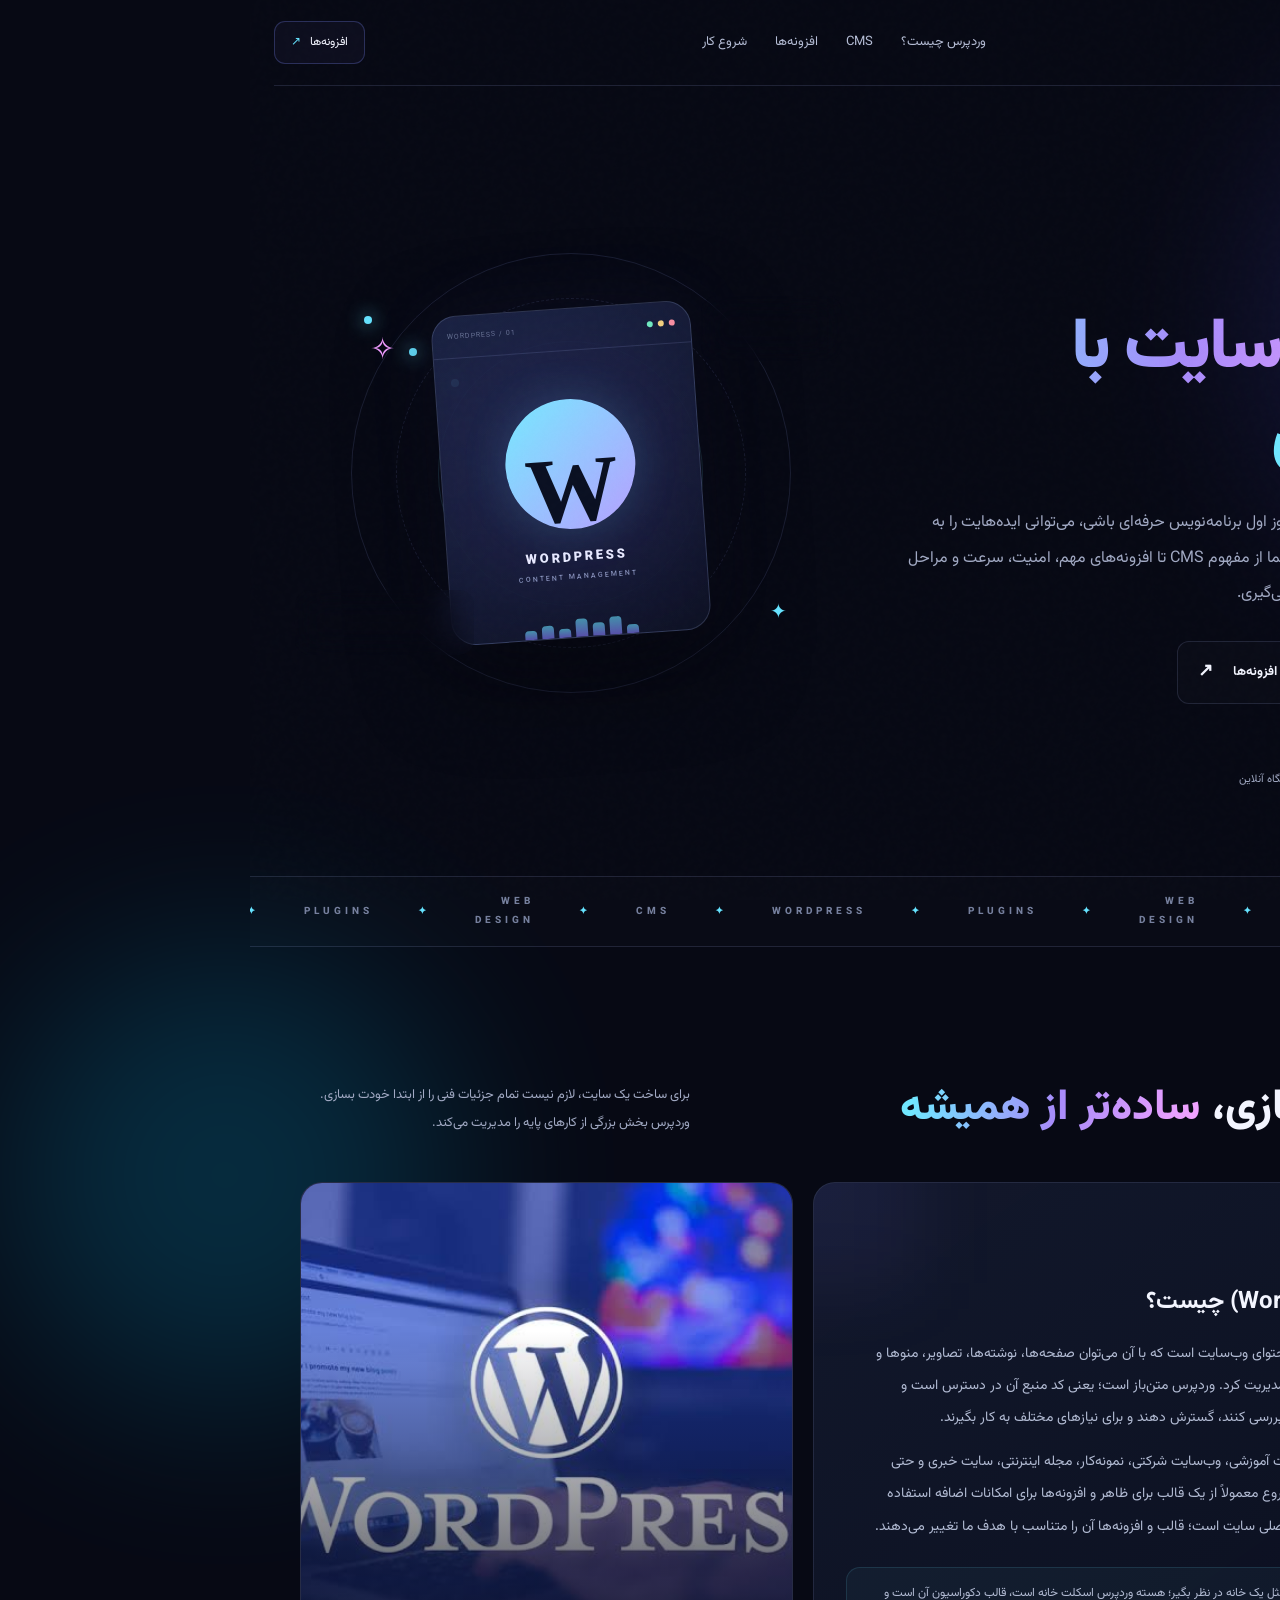
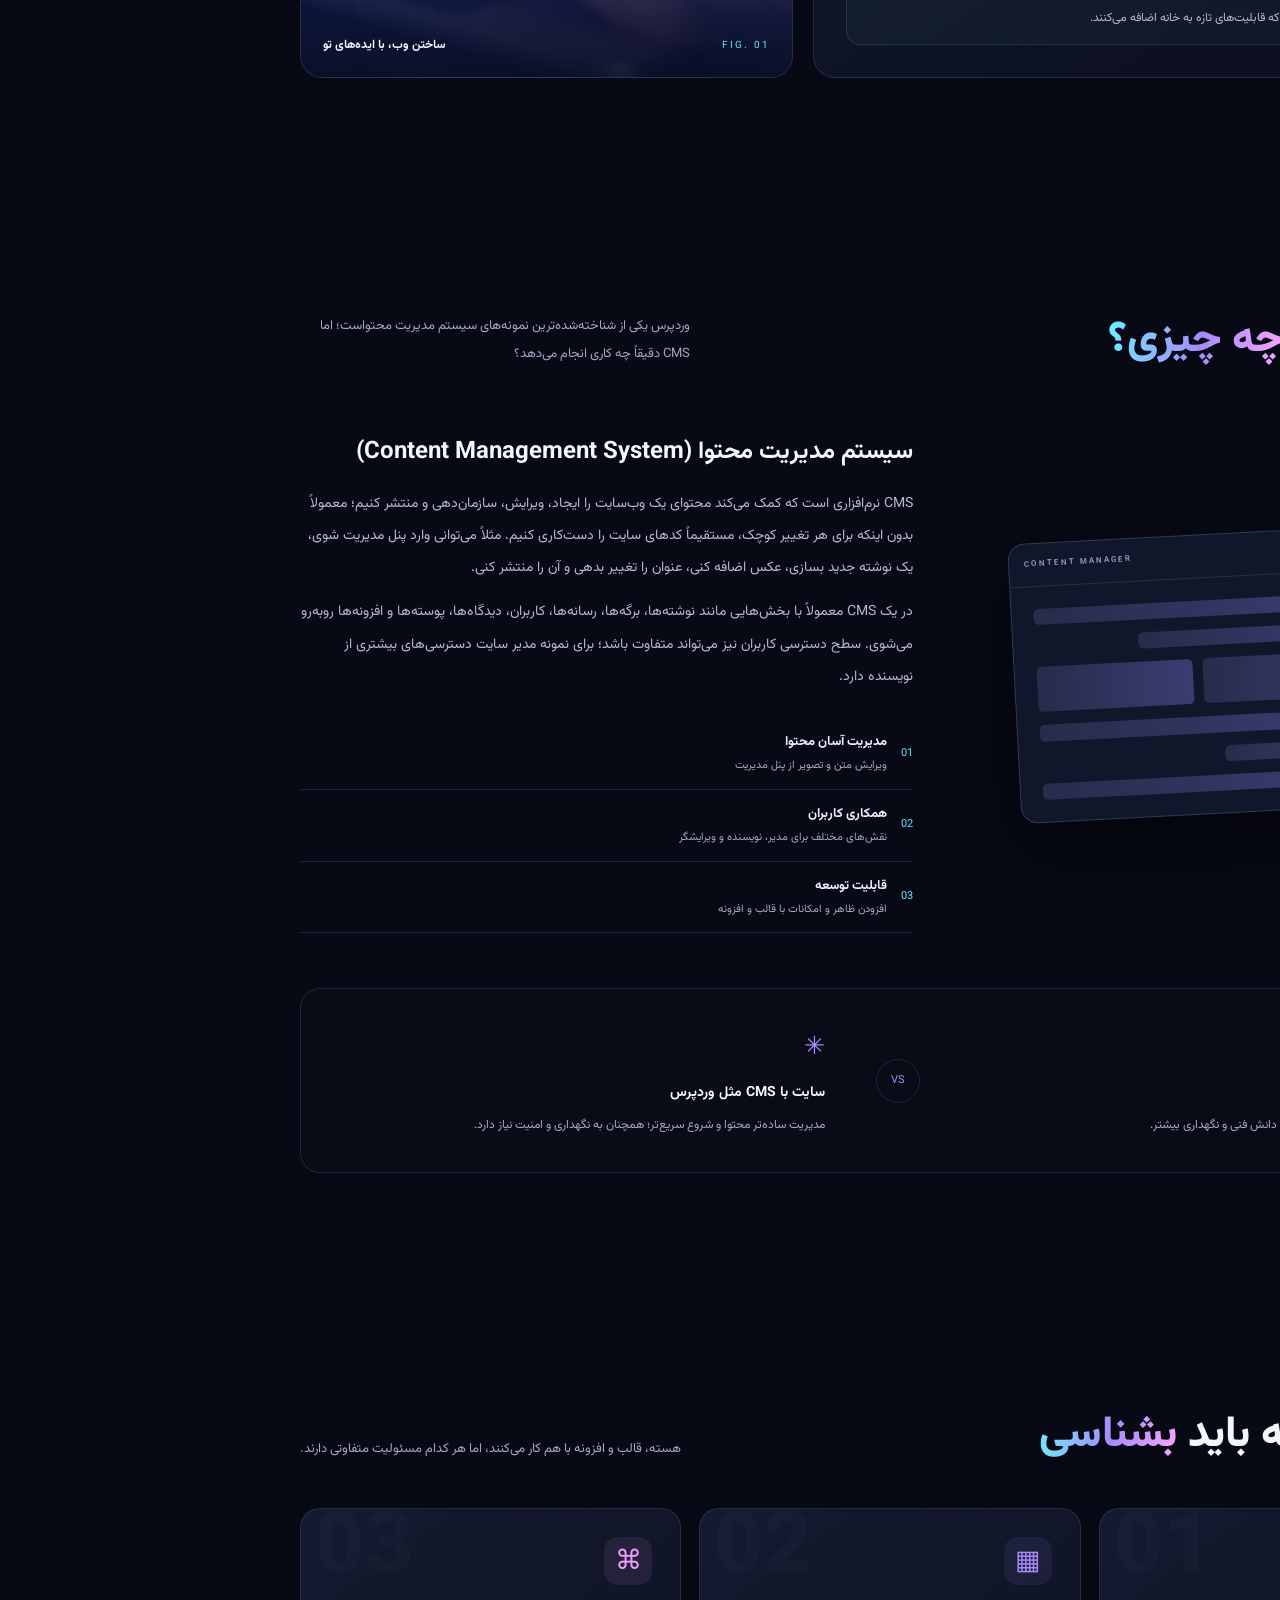
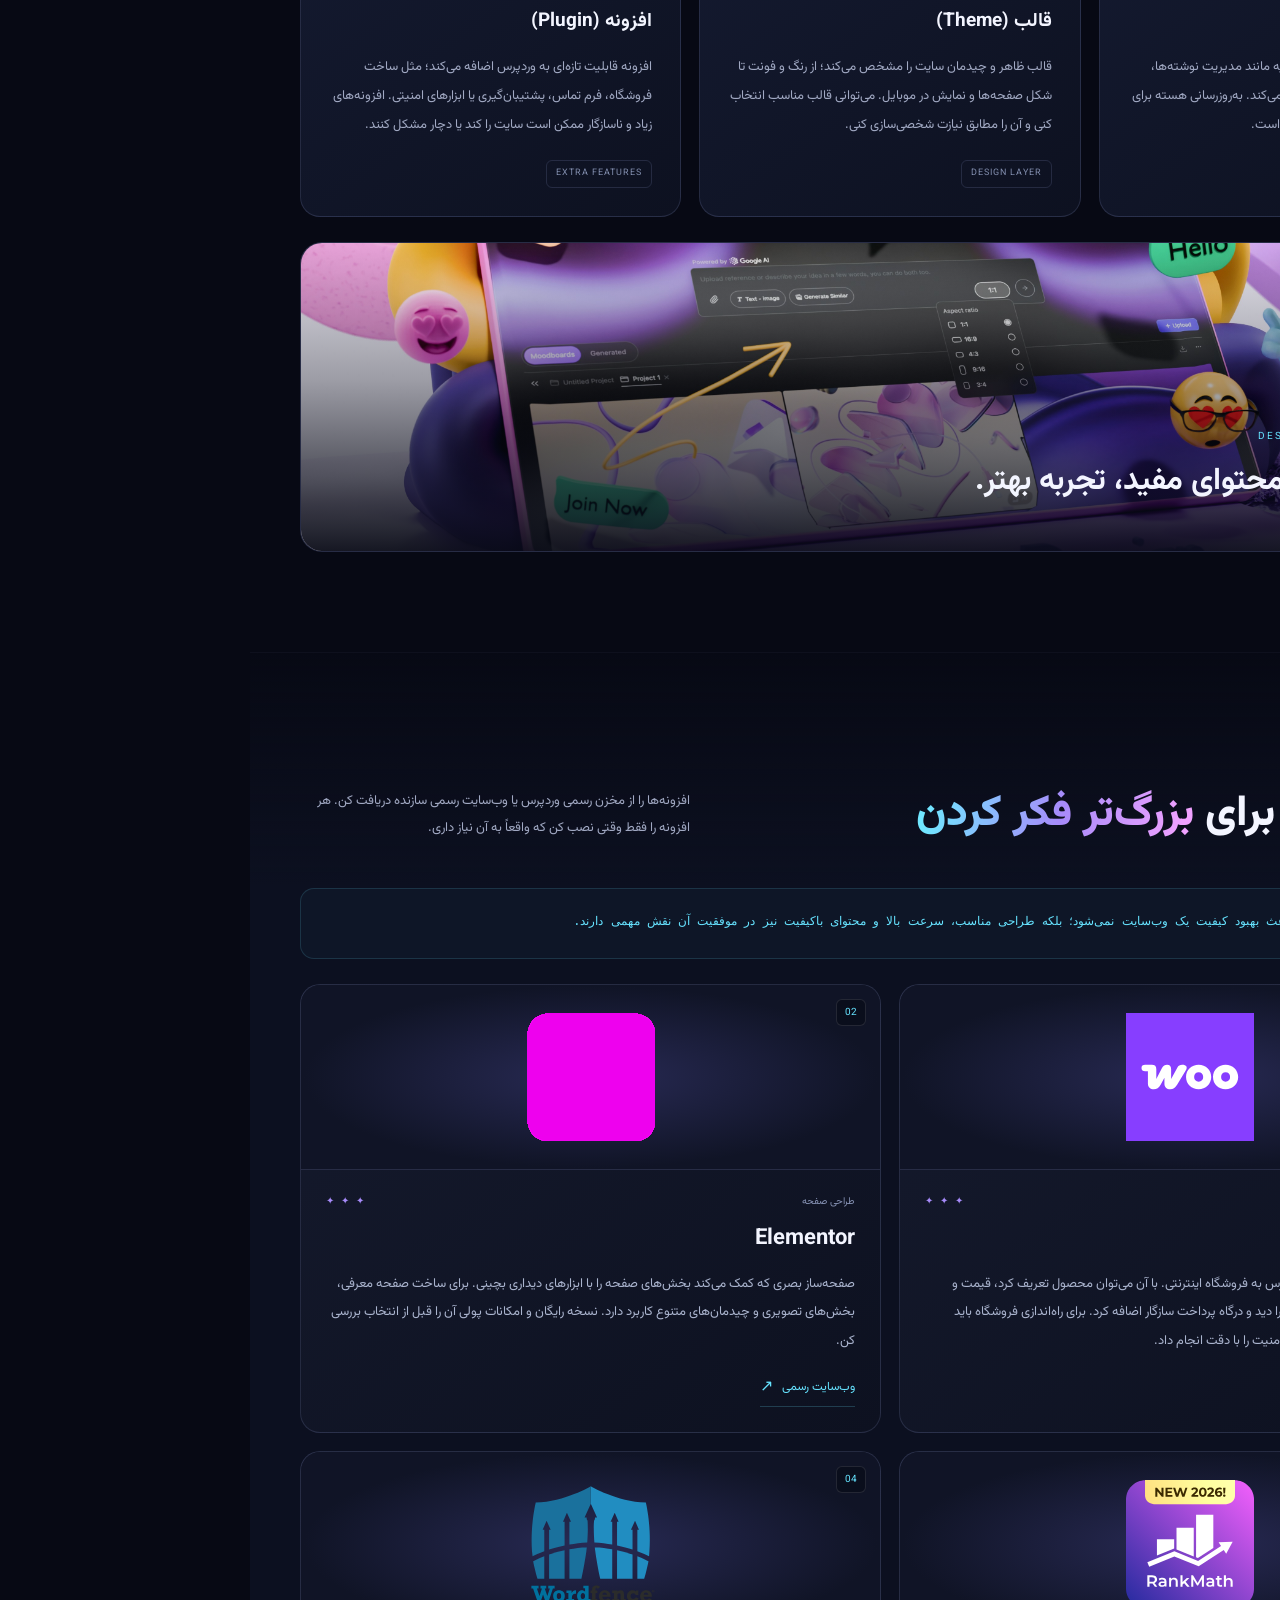
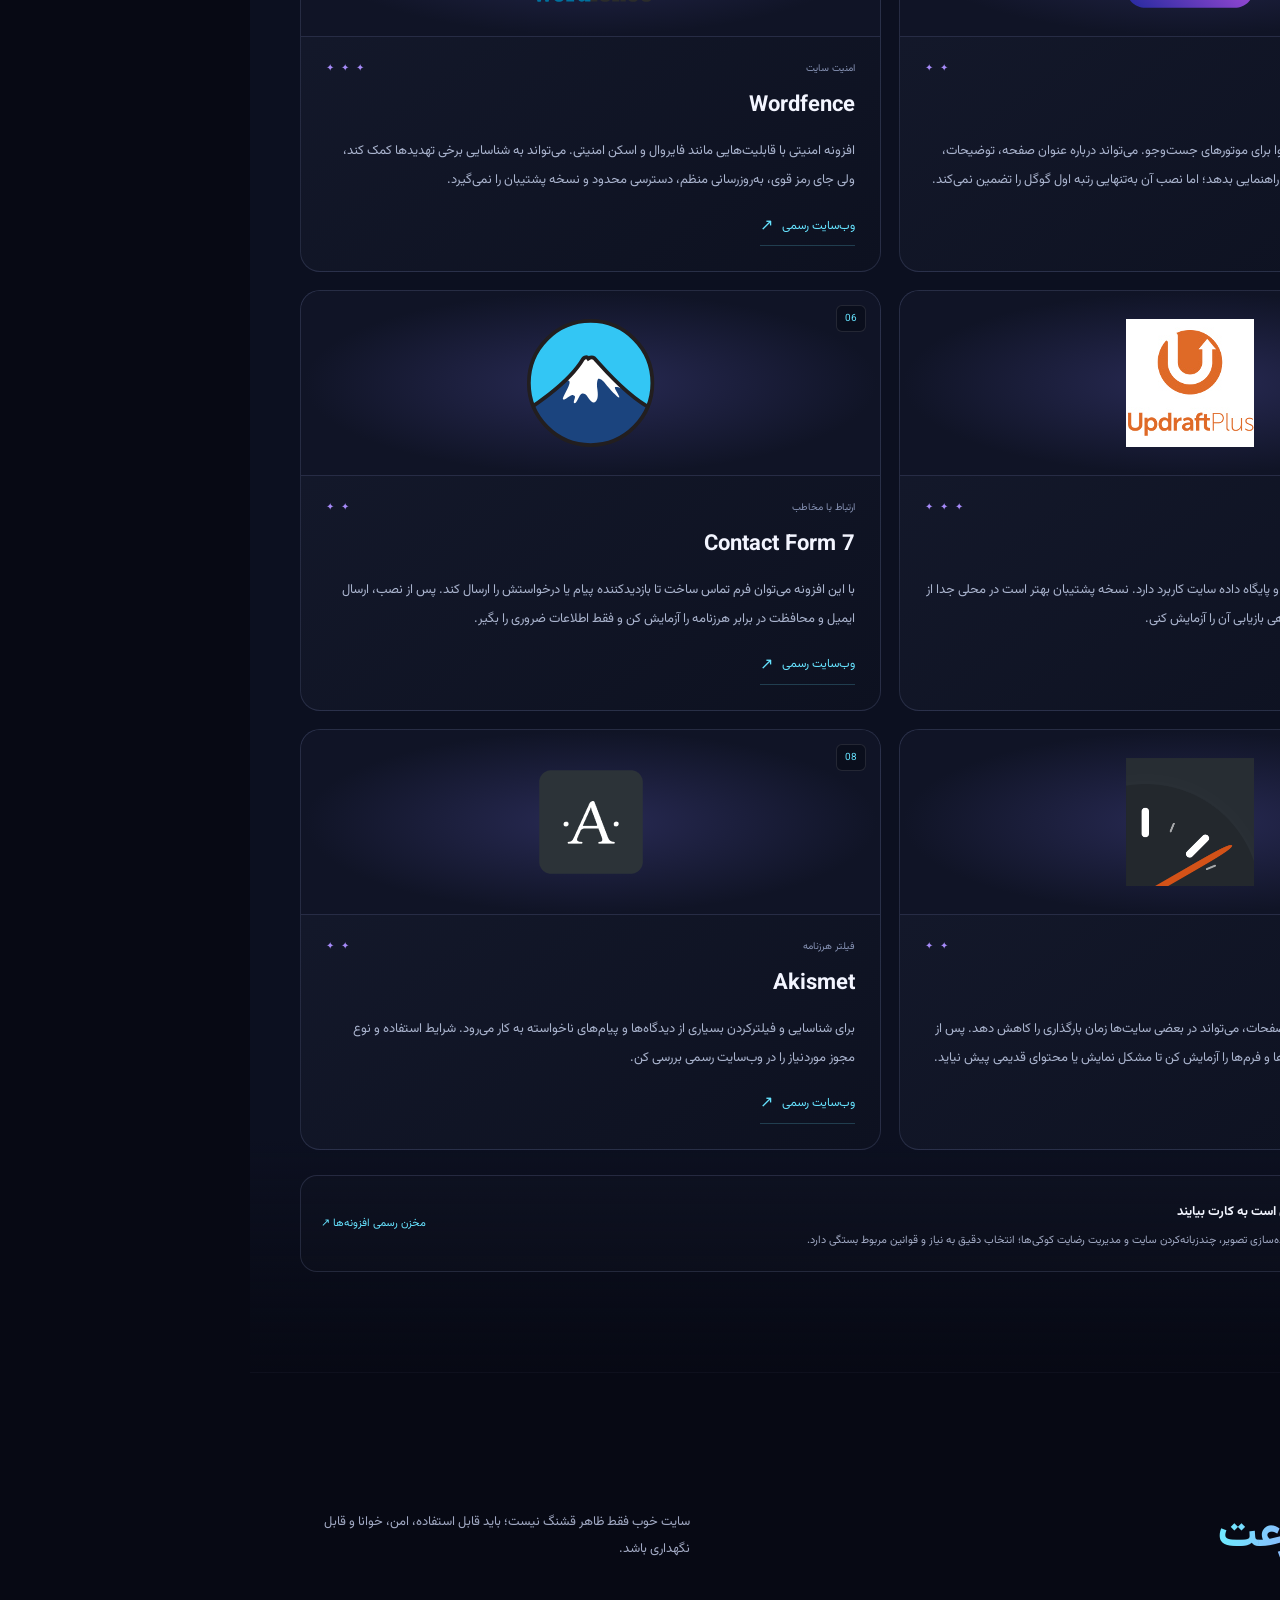
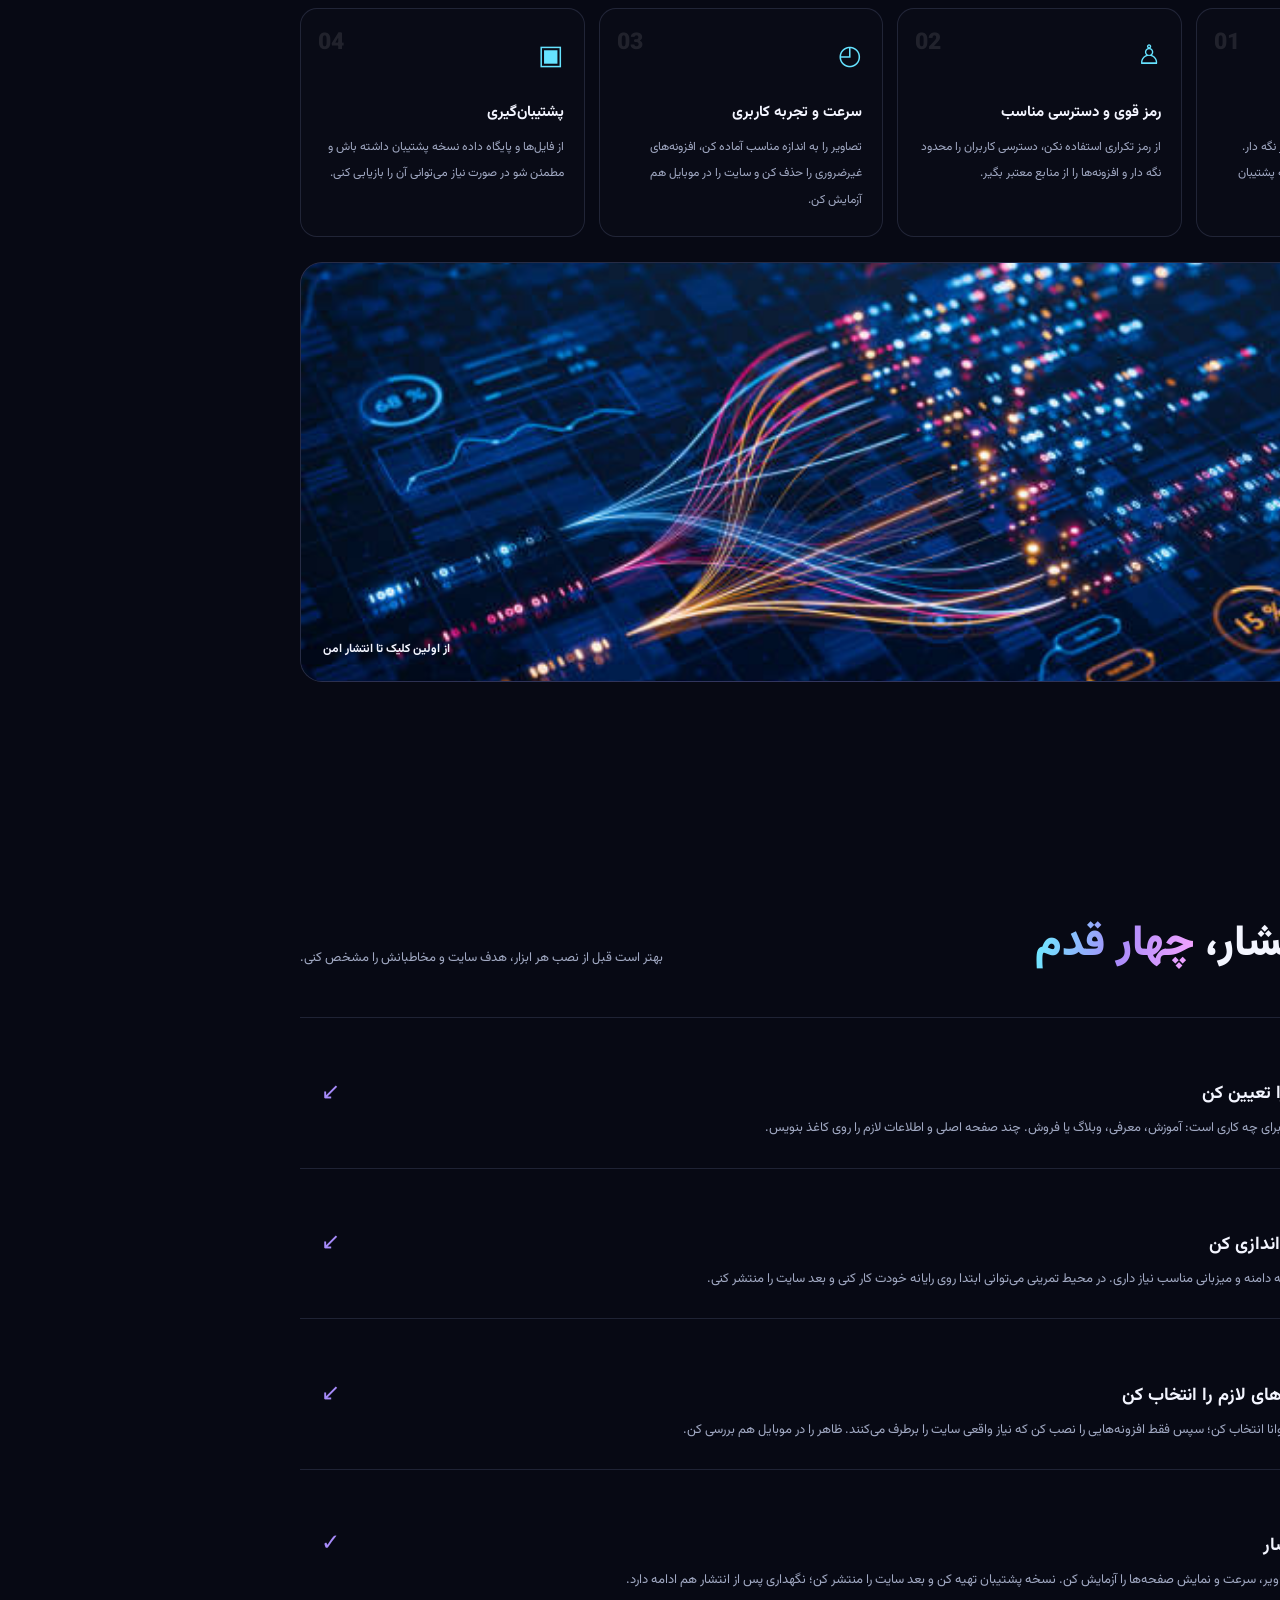
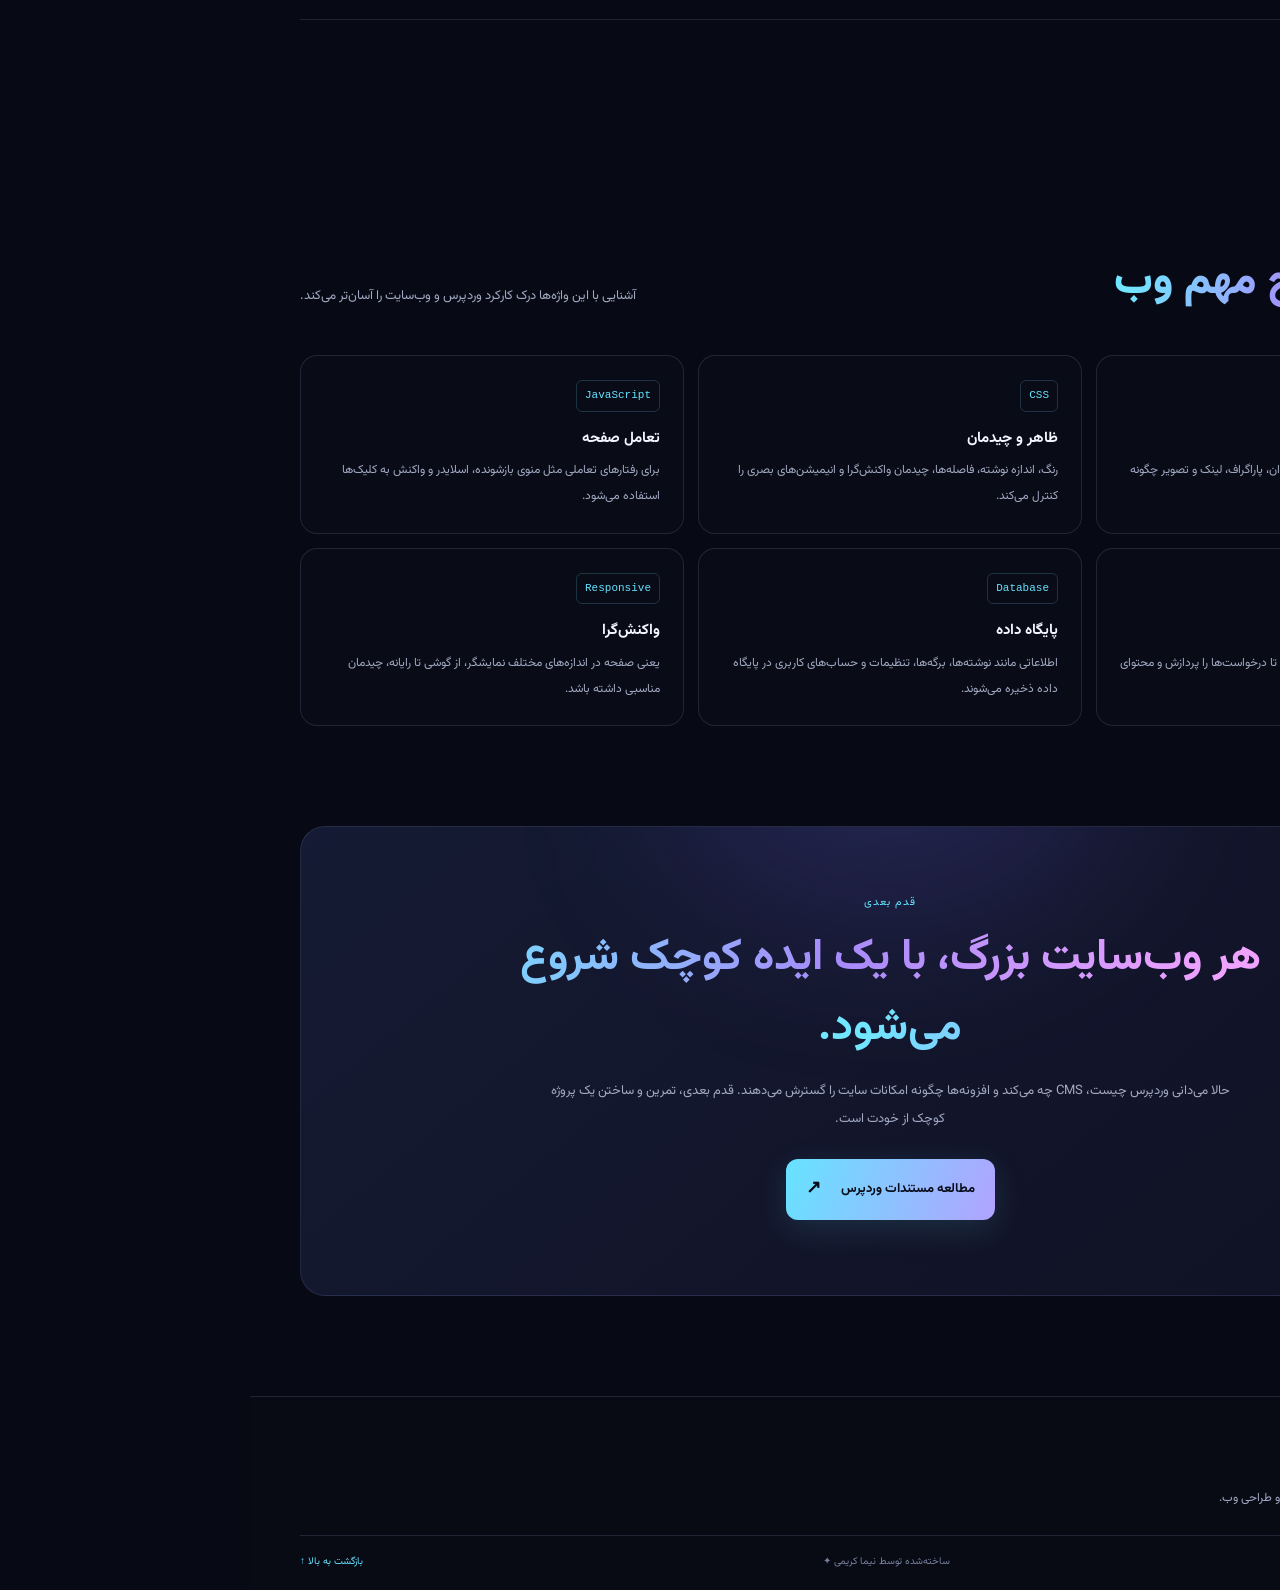
<file: index.html>
<!DOCTYPE html>
<html lang="fa" dir="rtl">
<head>
<meta charset="UTF-8"><meta name="viewport" content="width=device-width, initial-scale=1.0">
<meta name="description" content="راهنمای کامل وردپرس، سیستم مدیریت محتوا و افزونه‌های کاربردی وب‌سایت">
<title>نیما کریمی | وردپرس و طراحی وب</title>
<link rel="preconnect" href="https://fonts.googleapis.com"><link rel="preconnect" href="https://fonts.gstatic.com" crossorigin>
<link href="https://fonts.googleapis.com/css2?family=Vazirmatn:wght@300;400;500;600;700;800;900&display=swap" rel="stylesheet">
<link rel="stylesheet" href="style.css">
</head>
<body>
<div class="progress" id="progress"></div><div class="ambient ambient-a"></div><div class="ambient ambient-b"></div><div class="noise"></div>
<header class="topbar"><a class="brand" href="#home"><span class="brand-mark">WP</span><span><span class="gradient-text">WORDPRESS</span><small>LEARN • BUILD • CREATE</small></span></a><button class="menu-toggle" id="menuToggle" aria-label="بازکردن منو">☰</button><nav id="nav"><a href="#wordpress">وردپرس چیست؟</a><a href="#cms">CMS</a><a href="#plugins">افزونه‌ها</a><a href="#steps">شروع کار</a></nav><a class="nav-cta" href="#plugins">افزونه‌ها <span>↗</span></a></header>
<main id="home">
<section class="hero section-wrap"><div class="hero-copy reveal"><div class="eyebrow"><span class="live-dot"></span> راهنمای جامع طراحی وب‌سایت</div><h1><br><span class="gradient-text">ساخت سایت با وردپرس</span><br></h1><p class="hero-lead">با وردپرس، بدون اینکه از همان روز اول برنامه‌نویس حرفه‌ای باشی، می‌توانی ایده‌هایت را به وب‌سایت تبدیل کنی. در این راهنما از مفهوم CMS تا افزونه‌های مهم، امنیت، سرعت و مراحل ساخت سایت را قدم‌به‌قدم یاد می‌گیری.</p><div class="hero-actions"><a class="button primary" href="#wordpress">شروع یادگیری <span>↓</span></a><a class="button ghost" href="#plugins">دیدن افزونه‌ها <span>↗</span></a></div><div class="hero-proof"><div class="avatar-stack"><span>W</span><span>＋</span><span>∞</span></div><div><b>یک ابزار، هزاران امکان</b><small>از وبلاگ شخصی تا فروشگاه آنلاین</small></div></div></div>
<div class="hero-art reveal delay-2"><div class="orbit orbit-one"></div><div class="orbit orbit-two"></div><div class="orbit orbit-three"></div><div class="float-tag tag-top"><span class="tag-icon cyan">✦</span><span><b>طراحی منعطف</b><small>بدون شروع از صفر</small></span></div><div class="core-card"><div class="core-top"><span></span><span></span><span></span><i>WORDPRESS / 01</i></div><div class="wp-symbol">W</div><div class="core-caption">WORDPRESS<span>CONTENT MANAGEMENT</span></div><div class="mini-bars"><i></i><i></i><i></i><i></i><i></i><i></i><i></i></div></div><div class="float-tag tag-bottom"><span class="tag-icon purple">⌘</span><span><b>افزونه‌های کاربردی</b><small>قابلیت‌های بیشتر با چند کلیک</small></span></div><div class="spark spark-a">✧</div><div class="spark spark-b">✦</div></div></section>
<div class="ticker"><div class="ticker-track"><span>WORDPRESS</span><i>✦</i><span>CMS</span><i>✦</i><span>WEB DESIGN</span><i>✦</i><span>PLUGINS</span><i>✦</i><span>WORDPRESS</span><i>✦</i><span>CMS</span><i>✦</i><span>WEB DESIGN</span><i>✦</i><span>PLUGINS</span><i>✦</i></div></div>
<section class="section-wrap content-section" id="wordpress"><div class="section-heading reveal"><div><span class="section-kicker">01 / آشنایی با وردپرس</span><h2>وب‌سایت‌سازی، <span class="gradient-text">ساده‌تر از همیشه</span></h2></div><p>برای ساخت یک سایت، لازم نیست تمام جزئیات فنی را از ابتدا خودت بسازی. وردپرس بخش بزرگی از کارهای پایه را مدیریت می‌کند.</p></div><div class="intro-grid"><article class="glass-panel intro-main reveal"><div class="panel-icon">✳</div><h3>وردپرس (WordPress) چیست؟</h3><p>وردپرس یک نرم‌افزار مدیریت محتوای وب‌سایت است که با آن می‌توان صفحه‌ها، نوشته‌ها، تصاویر، منوها و بسیاری از بخش‌های سایت را مدیریت کرد. وردپرس متن‌باز است؛ یعنی کد منبع آن در دسترس است و توسعه‌دهندگان می‌توانند آن را بررسی کنند، گسترش دهند و برای نیازهای مختلف به کار بگیرند.</p><p>با وردپرس می‌شود وبلاگ، سایت آموزشی، وب‌سایت شرکتی، نمونه‌کار، مجله اینترنتی، سایت خبری و حتی فروشگاه آنلاین ساخت. برای شروع معمولاً از یک قالب برای ظاهر و افزونه‌ها برای امکانات اضافه استفاده می‌شود. خود وردپرس هسته اصلی سایت است؛ قالب و افزونه‌ها آن را متناسب با هدف ما تغییر می‌دهند.</p><div class="callout"><span>💡</span><p><b>مثال ساده:</b> وردپرس را مثل یک خانه در نظر بگیر؛ هسته وردپرس اسکلت خانه است، قالب دکوراسیون آن است و افزونه‌ها وسایلی هستند که قابلیت‌های تازه به خانه اضافه می‌کنند.</p></div></article><aside class="image-panel reveal delay-1"><img src="assets/1.png" alt="جای تصویر وردپرس و وب‌سایت" onerror="this.style.display='none';this.nextElementSibling.style.display='grid'"><div class="image-placeholder"><span>▧</span><b>جای تصویر شماره ۱</b><small>عکس مرتبط با وردپرس</small><code>assets/1.png</code></div><div class="image-caption"><span>FIG. 01</span><b>ساختن وب، با ایده‌های تو</b></div></aside></div></section>
<section class="section-wrap content-section" id="cms"><div class="section-heading reveal"><div><span class="section-kicker">02 / مفهوم کلیدی</span><h2>CMS یعنی <span class="gradient-text">چه چیزی؟</span></h2></div><p>وردپرس یکی از شناخته‌شده‌ترین نمونه‌های سیستم مدیریت محتواست؛ اما CMS دقیقاً چه کاری انجام می‌دهد؟</p></div><div class="cms-layout"><div class="cms-visual reveal"><div class="cms-window"><div class="window-head"><span></span><span></span><span></span><b>CONTENT MANAGER</b></div><div class="window-body"><div class="window-sidebar"><i></i><i></i><i></i><i></i></div><div class="window-content"><div class="skeleton wide"></div><div class="skeleton medium"></div><div class="skeleton-row"><div class="skeleton"></div><div class="skeleton"></div></div><div class="skeleton wide"></div><div class="skeleton short"></div><div class="skeleton wide"></div></div></div></div><div class="cms-sticker">CMS <span>↗</span></div></div><article class="cms-copy reveal delay-1"><h3>سیستم مدیریت محتوا (Content Management System)</h3><p>CMS نرم‌افزاری است که کمک می‌کند محتوای یک وب‌سایت را ایجاد، ویرایش، سازمان‌دهی و منتشر کنیم؛ معمولاً بدون اینکه برای هر تغییر کوچک، مستقیماً کدهای سایت را دست‌کاری کنیم. مثلاً می‌توانی وارد پنل مدیریت شوی، یک نوشته جدید بسازی، عکس اضافه کنی، عنوان را تغییر بدهی و آن را منتشر کنی.</p><p>در یک CMS معمولاً با بخش‌هایی مانند نوشته‌ها، برگه‌ها، رسانه‌ها، کاربران، دیدگاه‌ها، پوسته‌ها و افزونه‌ها روبه‌رو می‌شوی. سطح دسترسی کاربران نیز می‌تواند متفاوت باشد؛ برای نمونه مدیر سایت دسترسی‌های بیشتری از نویسنده دارد.</p><div class="feature-list"><div><span>01</span><p><b>مدیریت آسان محتوا</b><small>ویرایش متن و تصویر از پنل مدیریت</small></p></div><div><span>02</span><p><b>همکاری کاربران</b><small>نقش‌های مختلف برای مدیر، نویسنده و ویرایشگر</small></p></div><div><span>03</span><p><b>قابلیت توسعه</b><small>افزودن ظاهر و امکانات با قالب و افزونه</small></p></div></div></article></div><div class="compare-strip reveal"><div><span class="compare-icon">⌨</span><b>سایت کاملاً کدنویسی‌شده</b><p>کنترل بسیار زیاد، اما معمولاً نیازمند دانش فنی و نگهداری بیشتر.</p></div><div class="compare-vs">VS</div><div><span class="compare-icon purple-icon">✳</span><b>سایت با CMS مثل وردپرس</b><p>مدیریت ساده‌تر محتوا و شروع سریع‌تر؛ همچنان به نگهداری و امنیت نیاز دارد.</p></div></div></section>
<section class="section-wrap content-section" id="how"><div class="section-heading reveal"><div><span class="section-kicker">03 / اجزای اصلی</span><h2>سه بخش که باید <span class="gradient-text">بشناسی</span></h2></div><p>هسته، قالب و افزونه با هم کار می‌کنند، اما هر کدام مسئولیت متفاوتی دارند.</p></div><div class="three-cards"><article class="info-card reveal"><div class="number-watermark">01</div><div class="card-symbol">◈</div><h3>هسته وردپرس</h3><p>بخش اصلی سیستم که امکانات پایه مانند مدیریت نوشته‌ها، برگه‌ها، کاربران و رسانه‌ها را فراهم می‌کند. به‌روزرسانی هسته برای رفع ایرادها و مشکلات امنیتی مهم است.</p><span class="card-chip">CORE SYSTEM</span></article><article class="info-card reveal delay-1"><div class="number-watermark">02</div><div class="card-symbol purple-symbol">▦</div><h3>قالب (Theme)</h3><p>قالب ظاهر و چیدمان سایت را مشخص می‌کند؛ از رنگ و فونت تا شکل صفحه‌ها و نمایش در موبایل. می‌توانی قالب مناسب انتخاب کنی و آن را مطابق نیازت شخصی‌سازی کنی.</p><span class="card-chip">DESIGN LAYER</span></article><article class="info-card reveal delay-2"><div class="number-watermark">03</div><div class="card-symbol pink-symbol">⌘</div><h3>افزونه (Plugin)</h3><p>افزونه قابلیت تازه‌ای به وردپرس اضافه می‌کند؛ مثل ساخت فروشگاه، فرم تماس، پشتیبان‌گیری یا ابزارهای امنیتی. افزونه‌های زیاد و ناسازگار ممکن است سایت را کند یا دچار مشکل کنند.</p><span class="card-chip">EXTRA FEATURES</span></article></div><aside class="image-banner reveal"><img src="assets/2.png" alt="جای تصویر طراحی وب و کدنویسی" onerror="this.style.display='none';this.nextElementSibling.style.display='flex'"><div class="banner-placeholder"><span>▧</span><b>جای تصویر شماره ۲</b><small>طراحی وب، کدنویسی یا محیط مدیریت سایت</small><code>assets/2.png</code></div><div class="banner-overlay"><span>DESIGN YOUR DIGITAL SPACE</span><h3>ظاهر جذاب، محتوای مفید، تجربه بهتر.</h3></div></aside></section>
<section class="plugins-section" id="plugins"><div class="section-wrap content-section"><div class="section-heading reveal"><div><span class="section-kicker">04 / ابزارهای کاربردی</span><h2>افزونه‌هایی برای <span class="gradient-text">بزرگ‌تر فکر کردن</span></h2></div><p>افزونه‌ها را از مخزن رسمی وردپرس یا وب‌سایت رسمی سازنده دریافت کن. هر افزونه را فقط وقتی نصب کن که واقعاً به آن نیاز داری.</p></div><div class="plugin-note reveal"><span>✦</span><p><code>افزودن افزونه‌ها به‌تنهایی باعث بهبود کیفیت یک وب‌سایت نمی‌شود؛ بلکه طراحی مناسب، سرعت بالا و محتوای باکیفیت نیز در موفقیت آن نقش مهمی دارند.</code></p></div><div class="plugin-grid">
<article class="plugin-card reveal"><div class="plugin-image"><img style="border-radius: 20px;" src="assets/plugins/woocommerce.svg" alt="لوگوی WooCommerce" onerror="this.style.display='none';this.nextElementSibling.style.display='grid'"><div class="plugin-image-fallback"><span>W</span><small>woocommerce.png</small></div><span class="plugin-num">01</span></div><div class="plugin-body"><div class="plugin-meta"><span>فروش آنلاین</span><span class="stars">✦ ✦ ✦</span></div><h3>WooCommerce</h3><p>یک افزونه محبوب برای تبدیل وردپرس به فروشگاه اینترنتی. با آن می‌توان محصول تعریف کرد، قیمت و موجودی را مدیریت کرد، سفارش‌ها را دید و درگاه پرداخت سازگار اضافه کرد. برای راه‌اندازی فروشگاه باید تنظیمات پرداخت، ارسال، مالیات و امنیت را با دقت انجام داد.</p><a href="https://woocommerce.com/" target="_blank" rel="noopener">وب‌سایت رسمی <span>↗</span></a></div></article>
<article class="plugin-card reveal delay-1"><div class="plugin-image"><img src="assets/plugins/elementor.gif" alt="لوگوی Elementor" onerror="this.style.display='none';this.nextElementSibling.style.display='grid'"><div class="plugin-image-fallback"><span>E</span><small>elementor.png</small></div><span class="plugin-num">02</span></div><div class="plugin-body"><div class="plugin-meta"><span>طراحی صفحه</span><span class="stars">✦ ✦ ✦</span></div><h3>Elementor</h3><p>صفحه‌ساز بصری که کمک می‌کند بخش‌های صفحه را با ابزارهای دیداری بچینی. برای ساخت صفحه معرفی، بخش‌های تصویری و چیدمان‌های متنوع کاربرد دارد. نسخه رایگان و امکانات پولی آن را قبل از انتخاب بررسی کن.</p><a href="https://elementor.com/" target="_blank" rel="noopener">وب‌سایت رسمی <span>↗</span></a></div></article>
<article class="plugin-card reveal"><div class="plugin-image"><img src="assets/plugins/yoseoast-.svg" alt="لوگوی Yoast SEO" onerror="this.style.display='none';this.nextElementSibling.style.display='grid'"><div class="plugin-image-fallback"><span>Y</span><small>yoast-seo.png</small></div><span class="plugin-num">03</span></div><div class="plugin-body"><div class="plugin-meta"><span>بهینه‌سازی جست‌وجو</span><span class="stars">✦ ✦</span></div><h3>Rank Math SEO</h3><p>ابزاری برای کمک به بهینه‌سازی محتوا برای موتورهای جست‌وجو. می‌تواند درباره عنوان صفحه، توضیحات، خوانایی متن و بعضی تنظیمات فنی راهنمایی بدهد؛ اما نصب آن به‌تنهایی رتبه اول گوگل را تضمین نمی‌کند.</p><a href="https://rankmath.com" target="_blank" rel="noopener">وب‌سایت رسمی <span>↗</span></a></div></article>
<article class="plugin-card reveal delay-1"><div class="plugin-image"><img src="assets/plugins/wordfence.svg" alt="لوگوی Wordfence" onerror="this.style.display='none';this.nextElementSibling.style.display='grid'"><div class="plugin-image-fallback"><span>盾</span><small>wordfence.png</small></div><span class="plugin-num">04</span></div><div class="plugin-body"><div class="plugin-meta"><span>امنیت سایت</span><span class="stars">✦ ✦ ✦</span></div><h3>Wordfence</h3><p>افزونه امنیتی با قابلیت‌هایی مانند فایروال و اسکن امنیتی. می‌تواند به شناسایی برخی تهدیدها کمک کند، ولی جای رمز قوی، به‌روزرسانی منظم، دسترسی محدود و نسخه پشتیبان را نمی‌گیرد.</p><a href="https://www.wordfence.com/" target="_blank" rel="noopener">وب‌سایت رسمی <span>↗</span></a></div></article>
<article class="plugin-card reveal"><div class="plugin-image"><img src="assets/plugins/updraftplus.jpg" alt="لوگوی UpdraftPlus" onerror="this.style.display='none';this.nextElementSibling.style.display='grid'"><div class="plugin-image-fallback"><span>↥</span><small>updraftplus.png</small></div><span class="plugin-num">05</span></div><div class="plugin-body"><div class="plugin-meta"><span>نسخه پشتیبان</span><span class="stars">✦ ✦ ✦</span></div><h3>UpdraftPlus</h3><p>برای تهیه نسخه پشتیبان از فایل‌ها و پایگاه داده سایت کاربرد دارد. نسخه پشتیبان بهتر است در محلی جدا از سرور اصلی نگهداری شود و هر از گاهی بازیابی آن را آزمایش کنی.</p><a href="https://updraftplus.com/" target="_blank" rel="noopener">وب‌سایت رسمی <span>↗</span></a></div></article>
<article class="plugin-card reveal delay-1"><div class="plugin-image"><img src="assets/plugins/contact-form-7.svg" alt="لوگوی Contact Form 7" onerror="this.style.display='none';this.nextElementSibling.style.display='grid'"><div class="plugin-image-fallback"><span>✉</span><small>contact-form-7.png</small></div><span class="plugin-num">06</span></div><div class="plugin-body"><div class="plugin-meta"><span>ارتباط با مخاطب</span><span class="stars">✦ ✦</span></div><h3>Contact Form 7</h3><p>با این افزونه می‌توان فرم تماس ساخت تا بازدیدکننده پیام یا درخواستش را ارسال کند. پس از نصب، ارسال ایمیل و محافظت در برابر هرزنامه را آزمایش کن و فقط اطلاعات ضروری را بگیر.</p><a href="https://contactform7.com/" target="_blank" rel="noopener">وب‌سایت رسمی <span>↗</span></a></div></article>
<article class="plugin-card reveal"><div class="plugin-image"><img src="assets/plugins/wp-super-cache.png" alt="لوگوی WP Super Cache" onerror="this.style.display='none';this.nextElementSibling.style.display='grid'"><div class="plugin-image-fallback"><span>⚡</span><small>wp-super-cache.png</small></div><span class="plugin-num">07</span></div><div class="plugin-body"><div class="plugin-meta"><span>سرعت سایت</span><span class="stars">✦ ✦</span></div><h3>WP Super Cache</h3><p>با ساخت نسخه‌های ذخیره‌شده از صفحات، می‌تواند در بعضی سایت‌ها زمان بارگذاری را کاهش دهد. پس از فعال‌کردن افزونه‌های کش، صفحه‌ها و فرم‌ها را آزمایش کن تا مشکل نمایش یا محتوای قدیمی پیش نیاید.</p><a href="https://wordpress.org/plugins/wp-super-cache/" target="_blank" rel="noopener">صفحه رسمی افزونه <span>↗</span></a></div></article>
<article class="plugin-card reveal delay-1"><div class="plugin-image"><img src="assets/plugins/akismet.png" alt="لوگوی Akismet" onerror="this.style.display='none';this.nextElementSibling.style.display='grid'"><div class="plugin-image-fallback"><span>A</span><small>akismet.png</small></div><span class="plugin-num">08</span></div><div class="plugin-body"><div class="plugin-meta"><span>فیلتر هرزنامه</span><span class="stars">✦ ✦</span></div><h3>Akismet</h3><p>برای شناسایی و فیلترکردن بسیاری از دیدگاه‌ها و پیام‌های ناخواسته به کار می‌رود. شرایط استفاده و نوع مجوز موردنیاز را در وب‌سایت رسمی بررسی کن.</p><a href="https://akismet.com/" target="_blank" rel="noopener">وب‌سایت رسمی <span>↗</span></a></div></article>
</div><div class="more-plugins reveal"><div><span class="more-icon">＋</span><div><b>چند افزونه دیگر که ممکن است به کارت بیایند</b><p>افزونه فرم‌ساز، ابزار آمار، فشرده‌سازی تصویر، چندزبانه‌کردن سایت و مدیریت رضایت کوکی‌ها؛ انتخاب دقیق به نیاز و قوانین مربوط بستگی دارد.</p></div></div><a href="https://wordpress.org/plugins/" target="_blank" rel="noopener">مخزن رسمی افزونه‌ها ↗</a></div></div></section>
<section class="section-wrap content-section" id="safety"><div class="section-heading reveal"><div><span class="section-kicker">05 / سایت سالم و قابل اعتماد</span><h2><span class="gradient-text">امنیت و سرعت</span></h2></div><p>سایت خوب فقط ظاهر قشنگ نیست؛ باید قابل استفاده، امن، خوانا و قابل نگهداری باشد.</p></div><div class="safety-grid"><article class="safety-card reveal"><span class="safety-number">01</span><div class="safety-icon">⌑</div><h3>به‌روزرسانی منظم</h3><p>هسته وردپرس، قالب و افزونه‌ها را به‌روز نگه دار. پیش از به‌روزرسانی مهم، از سایت نسخه پشتیبان بگیر.</p></article><article class="safety-card reveal delay-1"><span class="safety-number">02</span><div class="safety-icon">♙</div><h3>رمز قوی و دسترسی مناسب</h3><p>از رمز تکراری استفاده نکن، دسترسی کاربران را محدود نگه دار و افزونه‌ها را از منابع معتبر بگیر.</p></article><article class="safety-card reveal delay-2"><span class="safety-number">03</span><div class="safety-icon">◴</div><h3>سرعت و تجربه کاربری</h3><p>تصاویر را به اندازه مناسب آماده کن، افزونه‌های غیرضروری را حذف کن و سایت را در موبایل هم آزمایش کن.</p></article><article class="safety-card reveal delay-3"><span class="safety-number">04</span><div class="safety-icon">▣</div><h3>پشتیبان‌گیری</h3><p>از فایل‌ها و پایگاه داده نسخه پشتیبان داشته باش و مطمئن شو در صورت نیاز می‌توانی آن را بازیابی کنی.</p></article></div><div class="image-panel wide-image reveal"><img src="assets/3.png" alt="جای تصویر امنیت و فناوری" onerror="this.style.display='none';this.nextElementSibling.style.display='grid'"><div class="image-placeholder"><span>▧</span><b>جای تصویر شماره ۳</b><small>امنیت، سرور یا فناوری اطلاعات</small><code>assets/3.png</code></div><div class="image-caption"><span>FIG. 03</span><b>از اولین کلیک تا انتشار امن</b></div></div></section>
<section class="section-wrap content-section" id="steps"><div class="section-heading reveal"><div><span class="section-kicker">06 / مسیر ساخت سایت</span><h2>از ایده تا انتشار، <span class="gradient-text">چهار قدم</span></h2></div><p>بهتر است قبل از نصب هر ابزار، هدف سایت و مخاطبانش را مشخص کنی.</p></div><div class="steps-list"><article class="step reveal"><div class="step-count">01</div><div class="step-content"><span>PLAN</span><h3>هدف سایت را تعیین کن</h3><p>مشخص کن سایت برای چه کاری است: آموزش، معرفی، وبلاگ یا فروش. چند صفحه اصلی و اطلاعات لازم را روی کاغذ بنویس.</p></div><div class="step-arrow">↙</div></article><article class="step reveal"><div class="step-count">02</div><div class="step-content"><span>SETUP</span><h3>وردپرس را راه‌اندازی کن</h3><p>برای سایت عمومی به دامنه و میزبانی مناسب نیاز داری. در محیط تمرینی می‌توانی ابتدا روی رایانه خودت کار کنی و بعد سایت را منتشر کنی.</p></div><div class="step-arrow">↙</div></article><article class="step reveal"><div class="step-count">03</div><div class="step-content"><span>DESIGN</span><h3>قالب و افزونه‌های لازم را انتخاب کن</h3><p>یک قالب سبک و خوانا انتخاب کن؛ سپس فقط افزونه‌هایی را نصب کن که نیاز واقعی سایت را برطرف می‌کنند. ظاهر را در موبایل هم بررسی کن.</p></div><div class="step-arrow">↙</div></article><article class="step reveal"><div class="step-count">04</div><div class="step-content"><span>LAUNCH</span><h3>آزمایش و انتشار</h3><p>لینک‌ها، فرم‌ها، تصاویر، سرعت و نمایش صفحه‌ها را آزمایش کن. نسخه پشتیبان تهیه کن و بعد سایت را منتشر کن؛ نگهداری پس از انتشار هم ادامه دارد.</p></div><div class="step-arrow">✓</div></article></div></section>
<section class="section-wrap content-section" id="terms"><div class="section-heading reveal"><div><span class="section-kicker">07 / واژه‌نامه</span><h2><span class="gradient-text">چند اصطلاح مهم وب
</span></h2></div><p>آشنایی با این واژه‌ها درک کارکرد وردپرس و وب‌سایت را آسان‌تر می‌کند.</p></div><div class="terms-grid"><article class="term reveal"><code>HTML</code><h3>ساختار صفحه</h3><p>مشخص می‌کند عناصر صفحه مثل عنوان، پاراگراف، لینک و تصویر چگونه در سند قرار بگیرند.</p></article><article class="term reveal delay-1"><code>CSS</code><h3>ظاهر و چیدمان</h3><p>رنگ، اندازه نوشته، فاصله‌ها، چیدمان واکنش‌گرا و انیمیشن‌های بصری را کنترل می‌کند.</p></article><article class="term reveal delay-2"><code>JavaScript</code><h3>تعامل صفحه</h3><p>برای رفتارهای تعاملی مثل منوی بازشونده، اسلایدر و واکنش به کلیک‌ها استفاده می‌شود.</p></article><article class="term reveal"><code>PHP</code><h3>پردازش سمت سرور</h3><p>وردپرس عمدتاً از PHP استفاده می‌کند تا درخواست‌ها را پردازش و محتوای سایت را تولید کند.</p></article><article class="term reveal delay-1"><code>Database</code><h3>پایگاه داده</h3><p>اطلاعاتی مانند نوشته‌ها، برگه‌ها، تنظیمات و حساب‌های کاربری در پایگاه داده ذخیره می‌شوند.</p></article><article class="term reveal delay-2"><code>Responsive</code><h3>واکنش‌گرا</h3><p>یعنی صفحه در اندازه‌های مختلف نمایشگر، از گوشی تا رایانه، چیدمان مناسبی داشته باشد.</p></article></div></section>
<section class="final-cta section-wrap reveal"><div class="cta-orb"></div><span class="section-kicker">قدم بعدی</span><h2><span class="gradient-text">هر وب‌سایت بزرگ، با یک ایده کوچک شروع می‌شود.</span></h2><p>حالا می‌دانی وردپرس چیست، CMS چه می‌کند و افزونه‌ها چگونه امکانات سایت را گسترش می‌دهند. قدم بعدی، تمرین و ساختن یک پروژه کوچک از خودت است.</p><a class="button primary" href="https://wordpress.org/documentation/" target="_blank" rel="noopener">مطالعه مستندات وردپرس <span>↗</span></a></section>
</main><footer class="footer"><a class="brand" href="#home"><span class="brand-mark">WP</span><span><span class="gradient-text">WORDPRESS</span><small>LEARN • BUILD • CREATE</small></span></a><p>یک راهنمای آموزشی برای آشنایی با وردپرس و طراحی وب.</p><div class="footer-bottom"><span>© WORDPRESS</span><span>ساخته‌شده توسط نیما کریمی ✦</span><a href="#home">بازگشت به بالا ↑</a></div></footer>
<script src="script.js"></script></body></html>
</file>
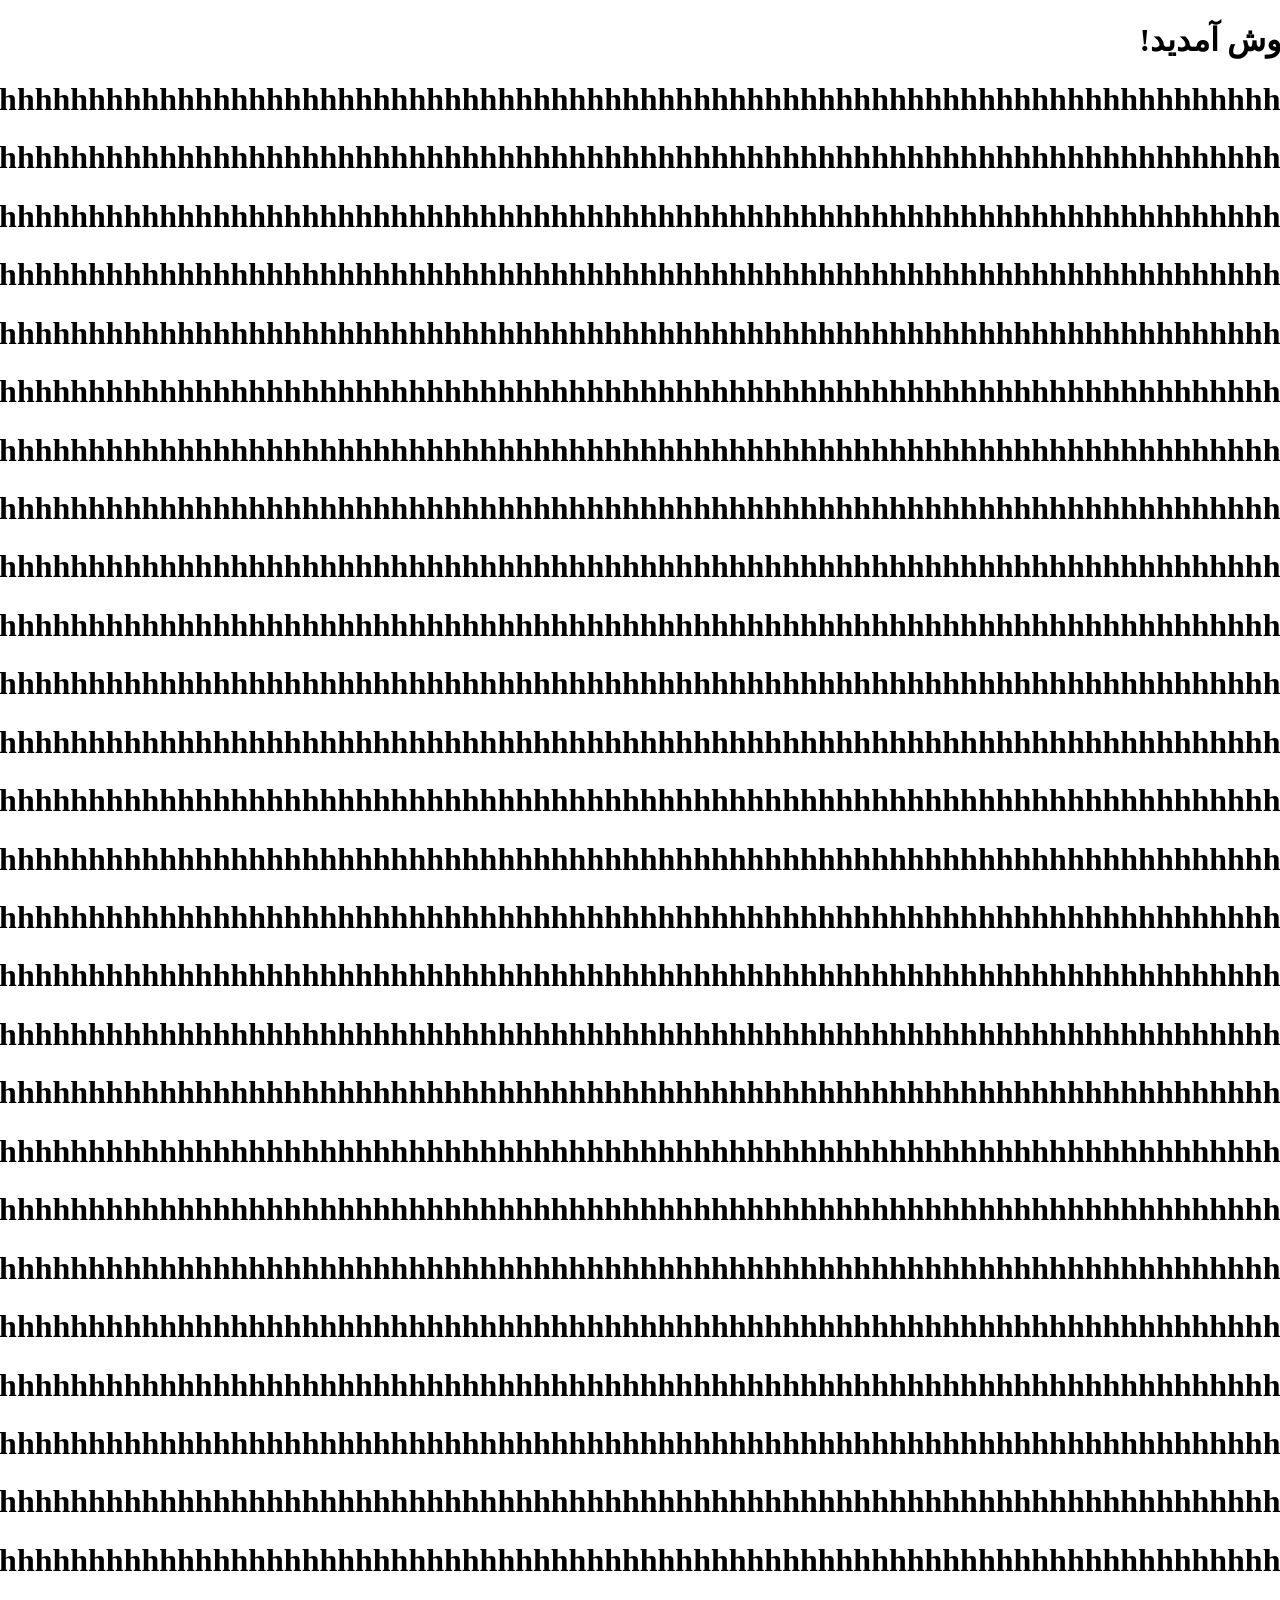
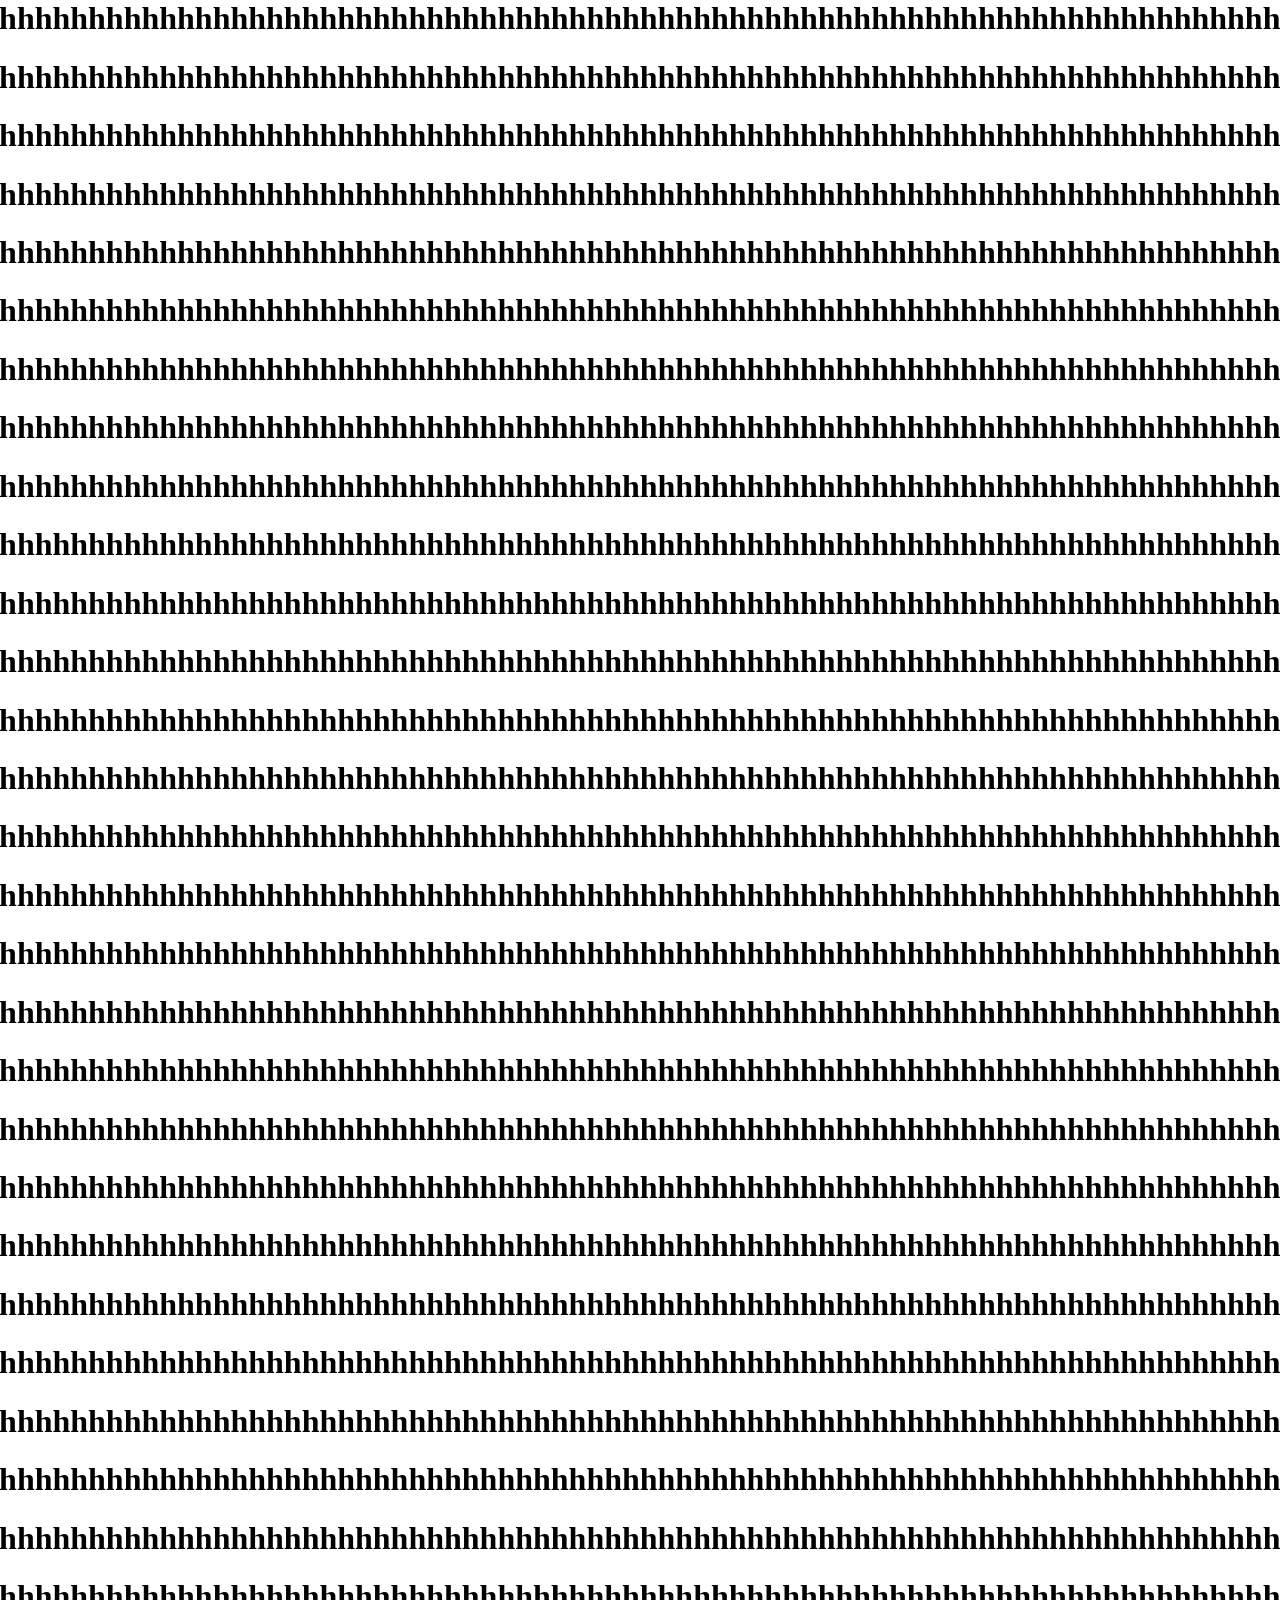
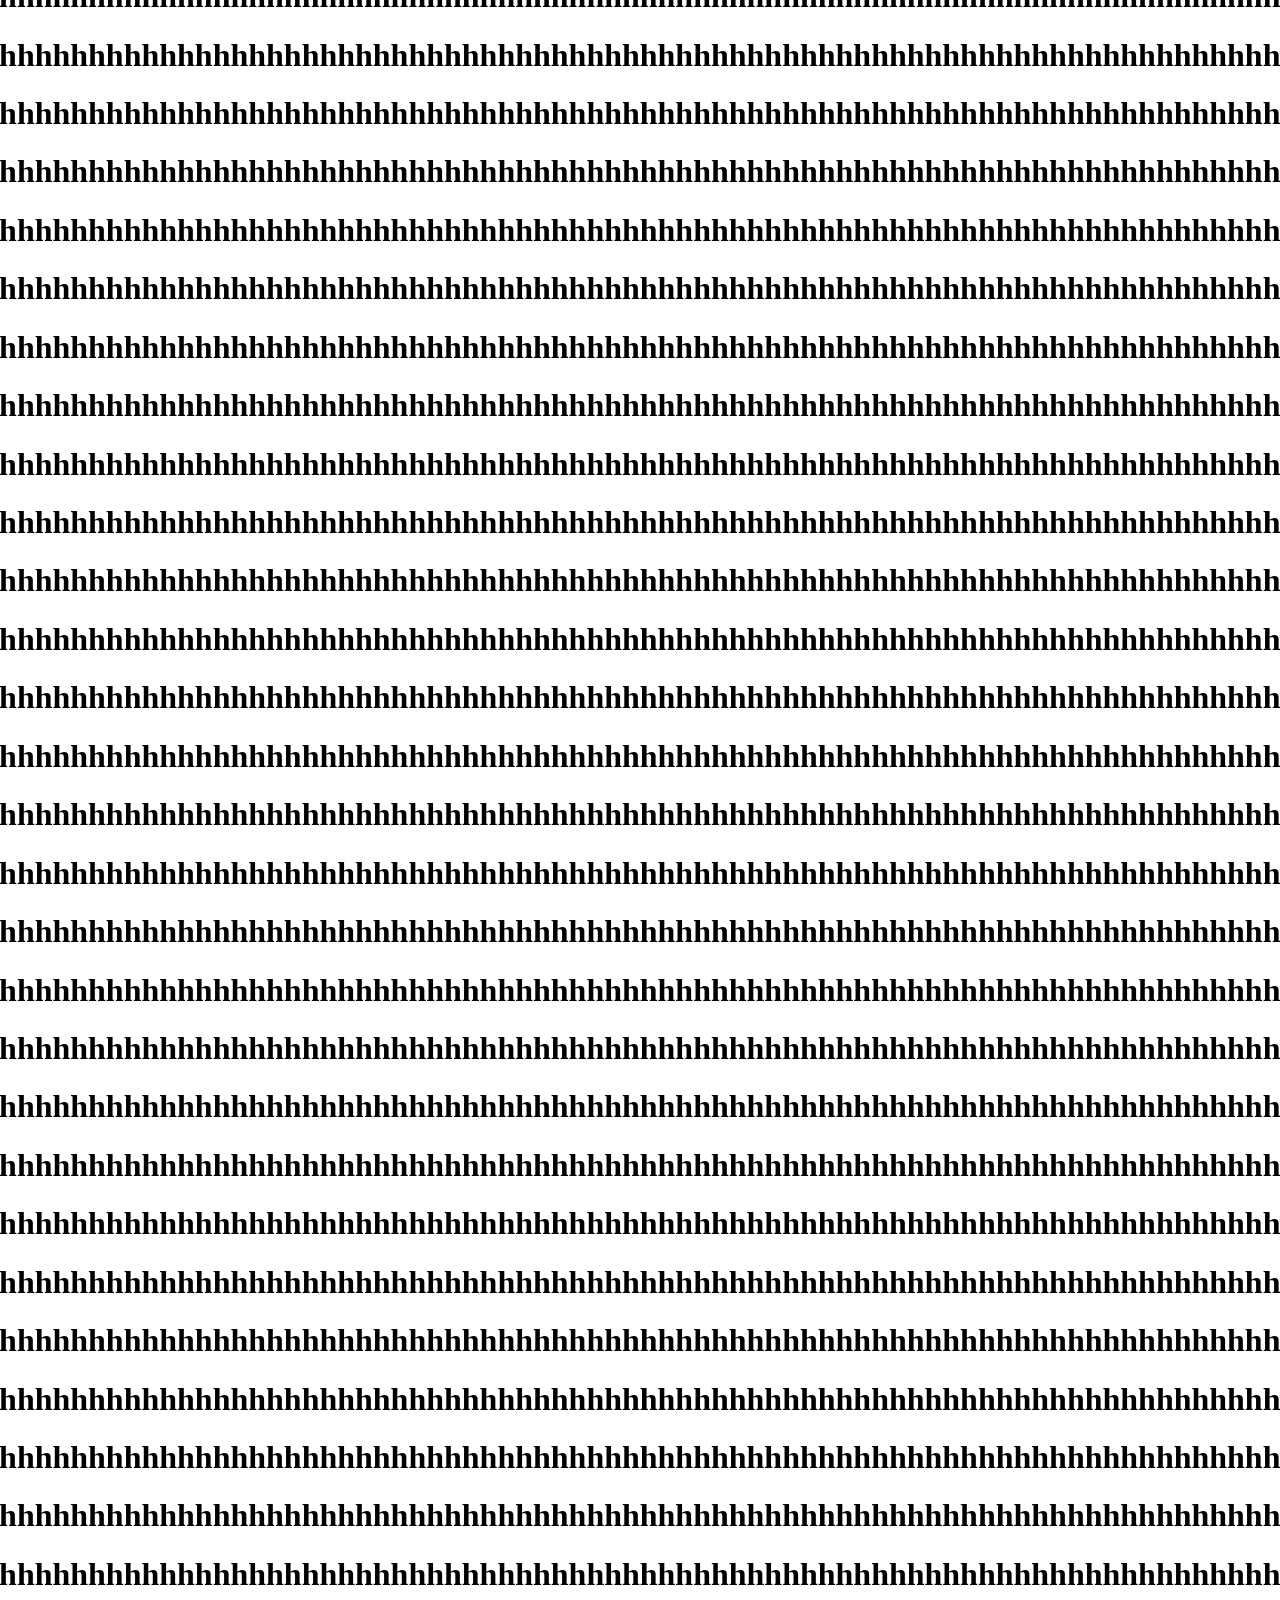
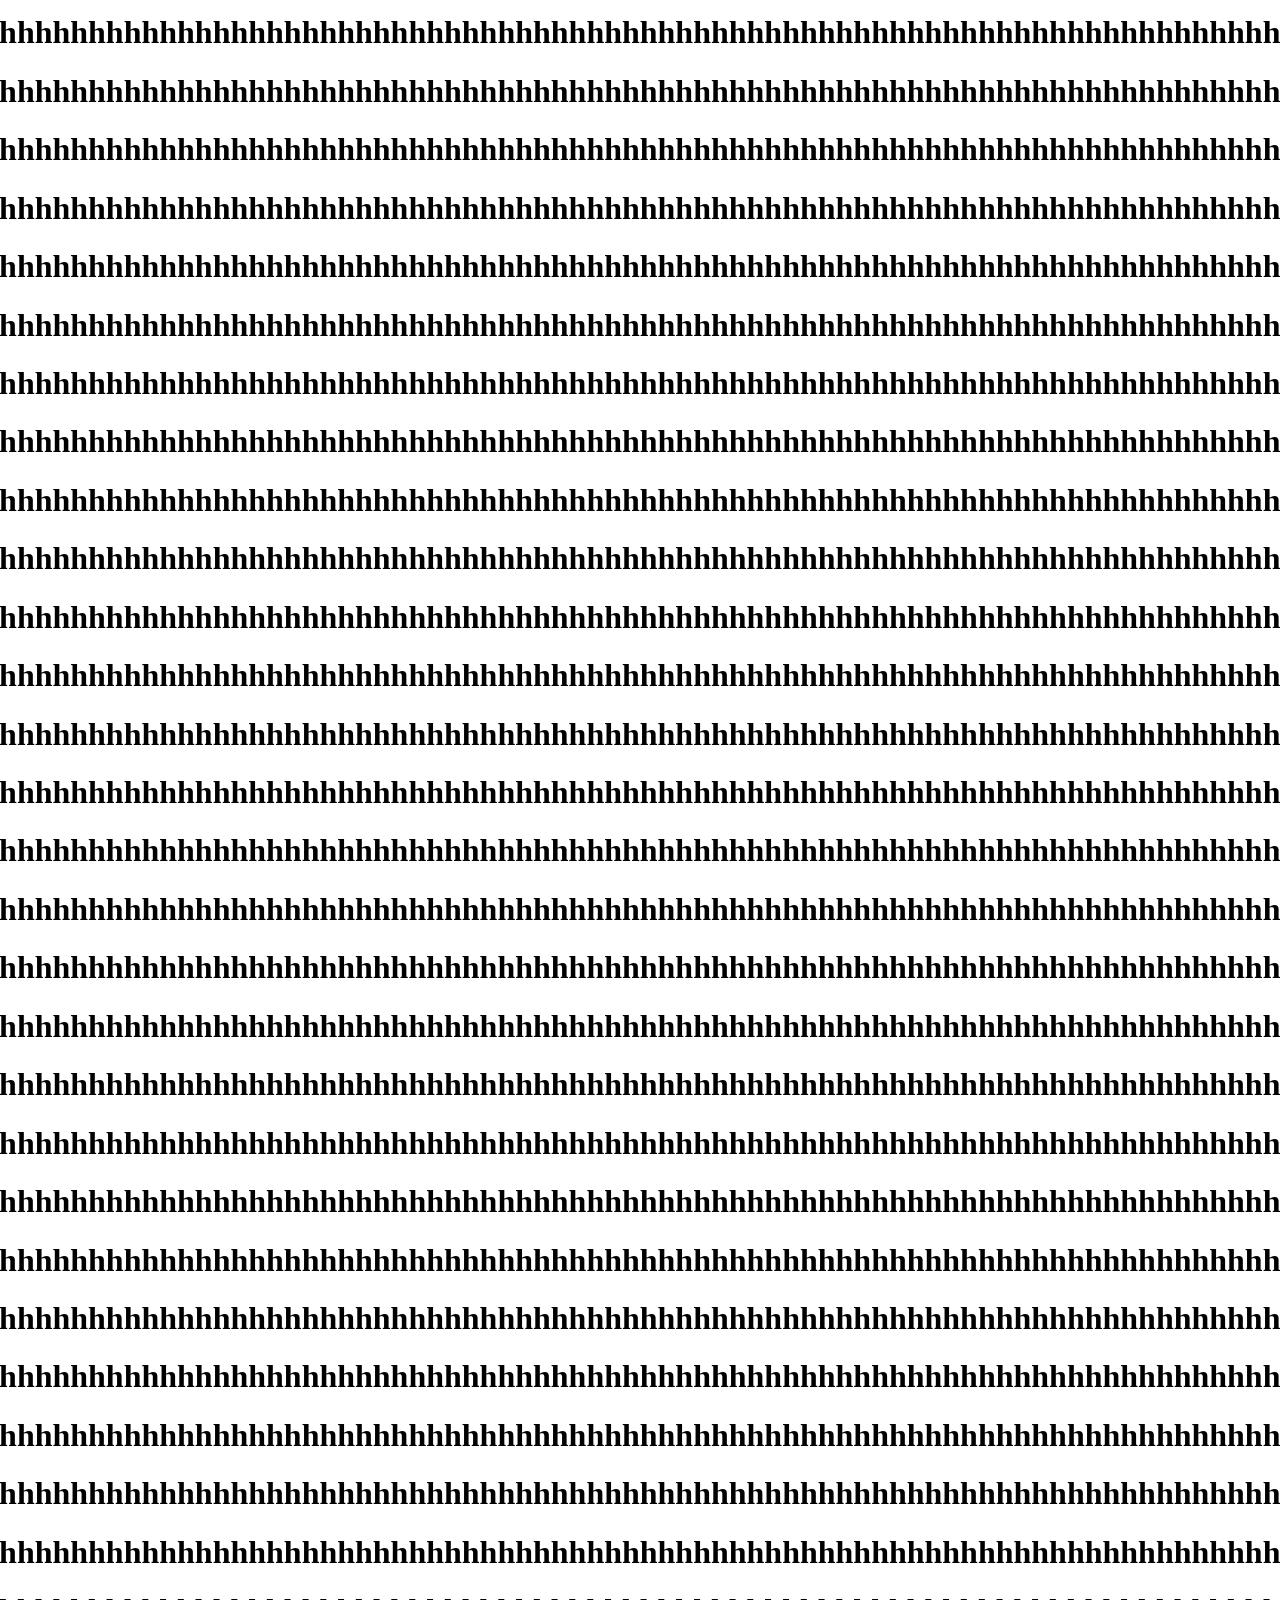
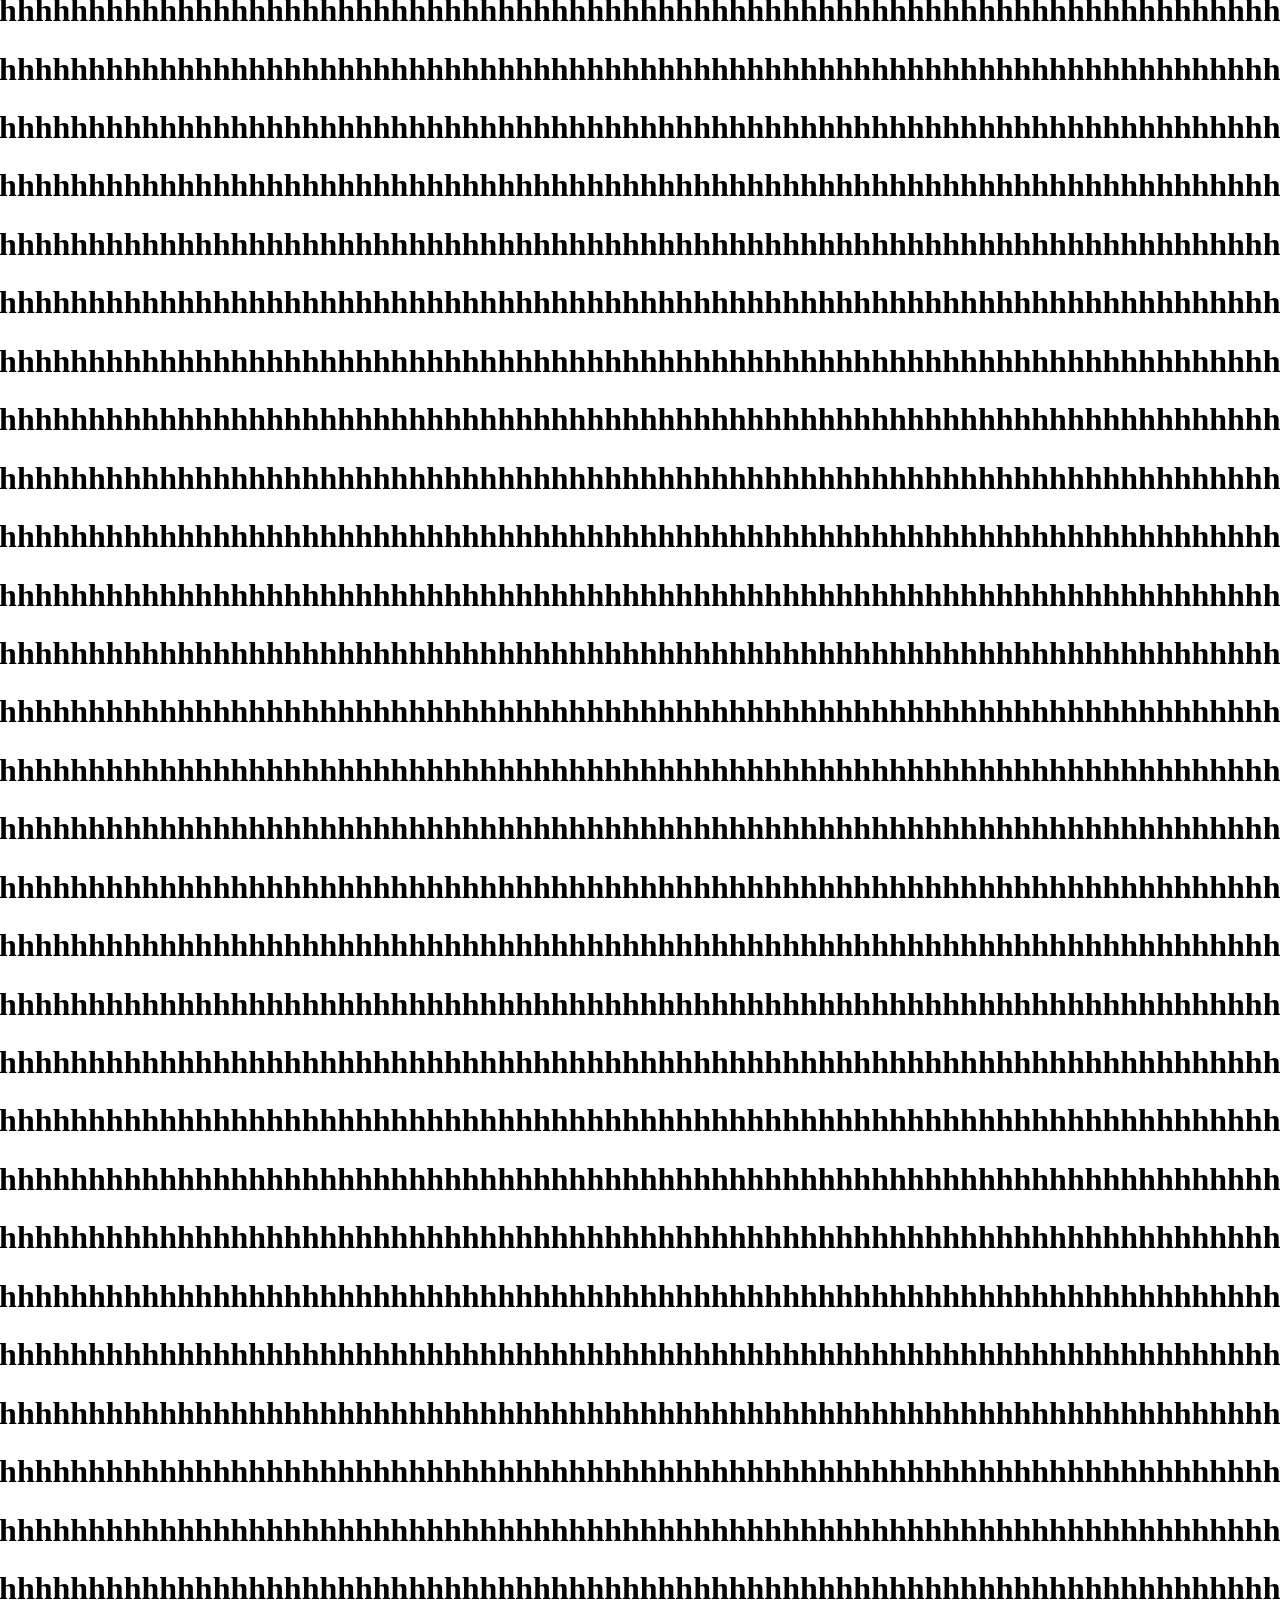
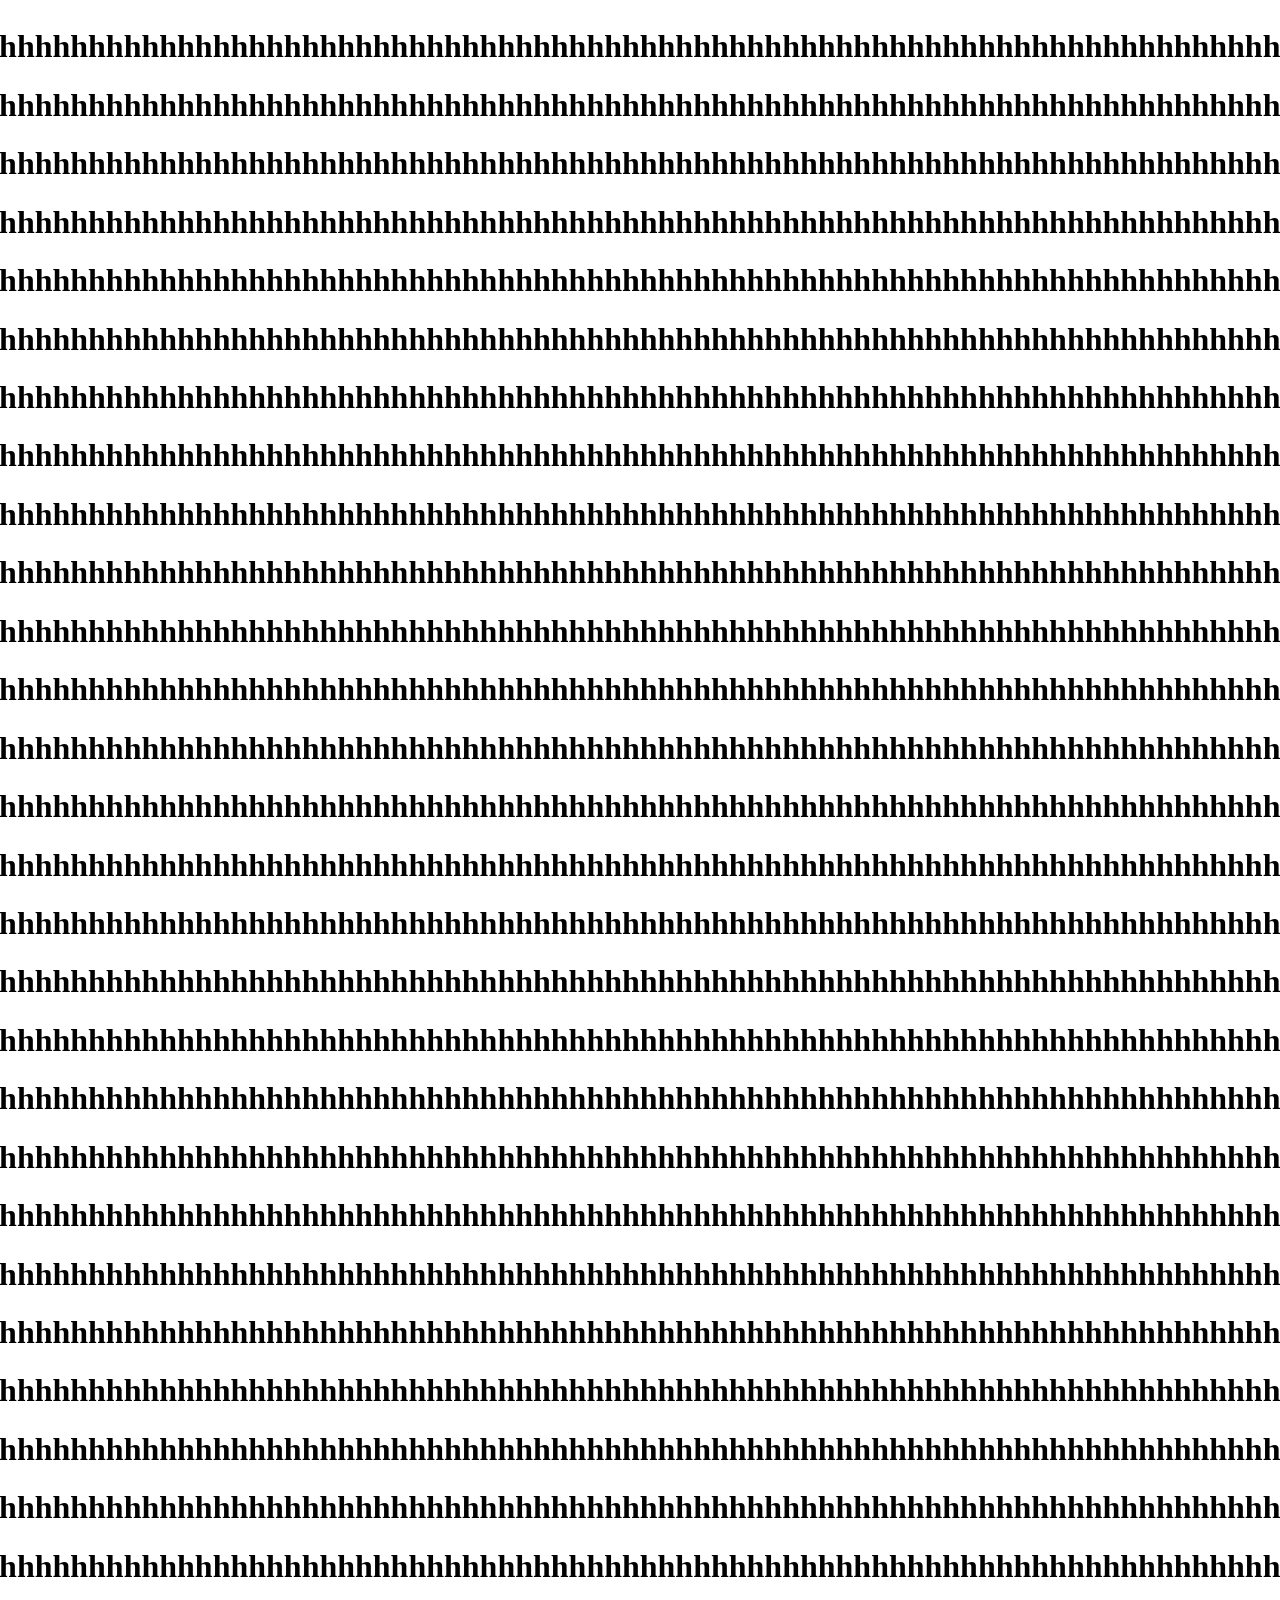
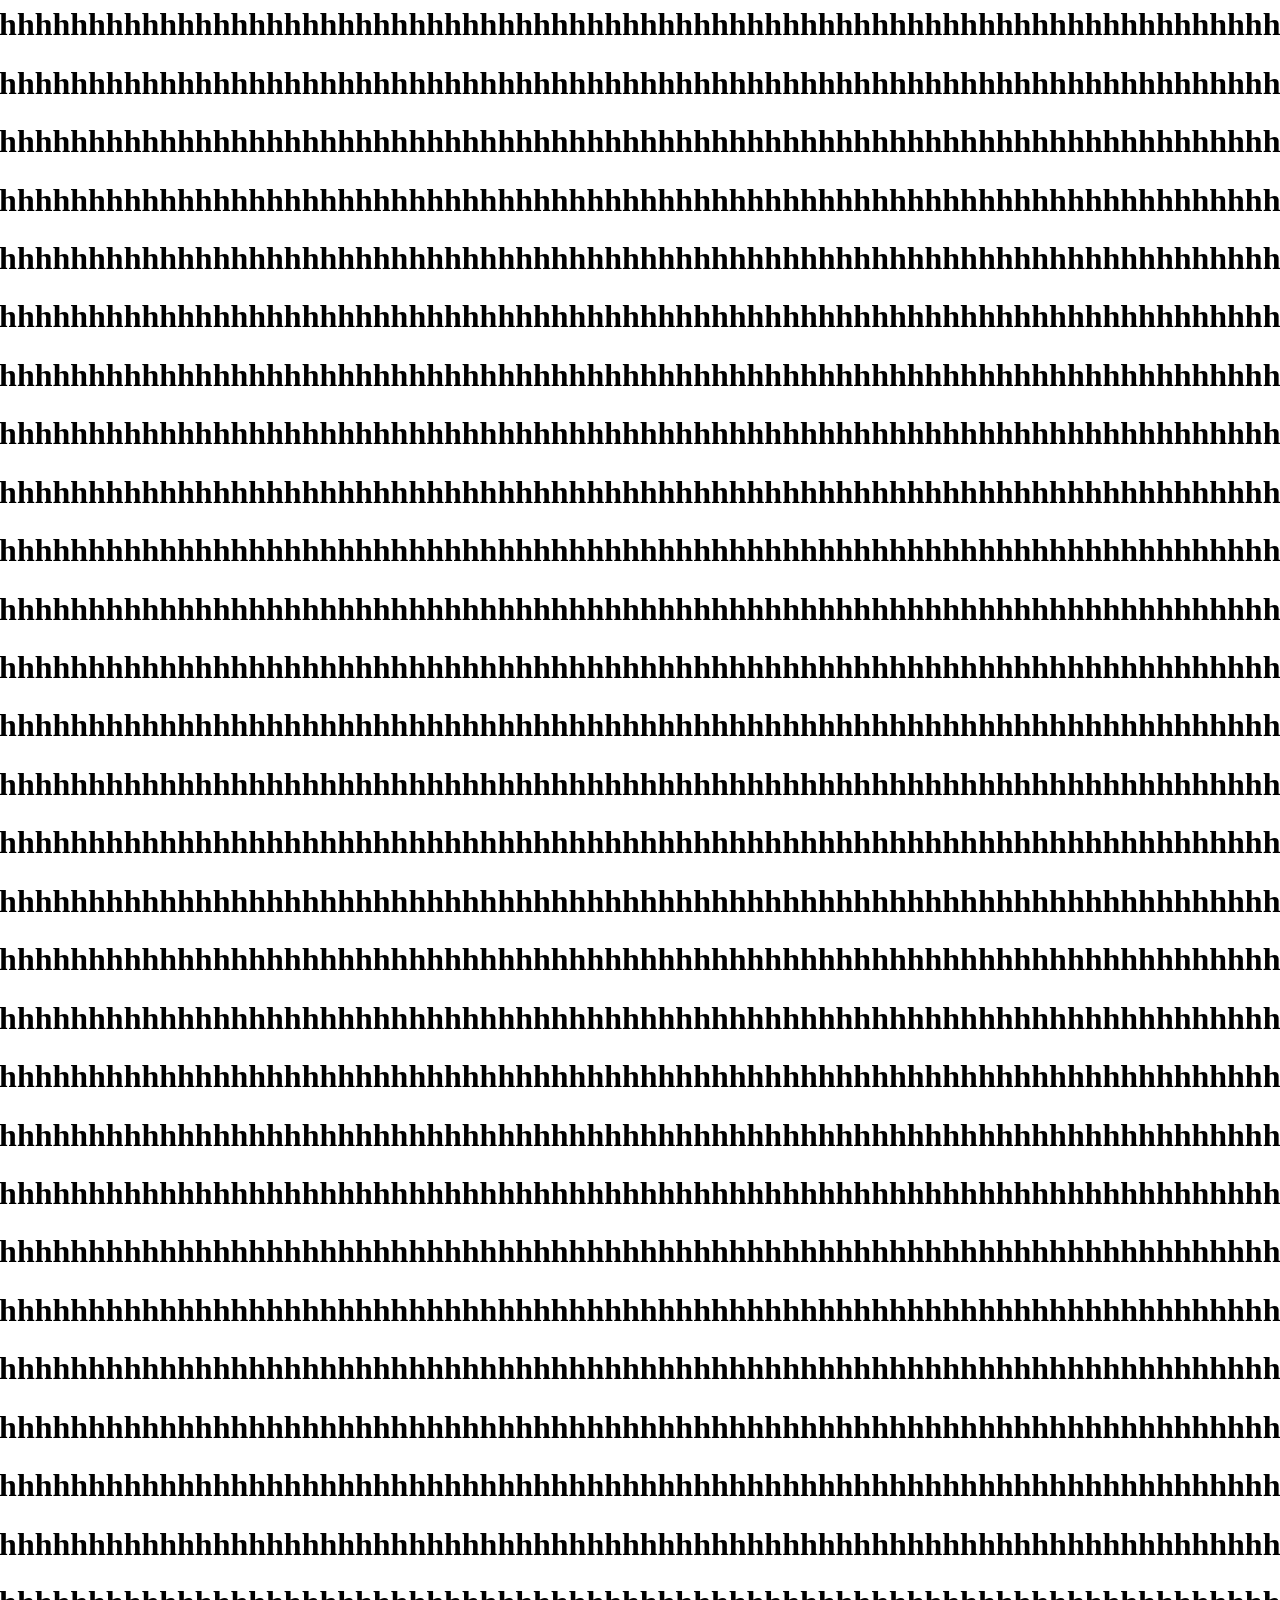
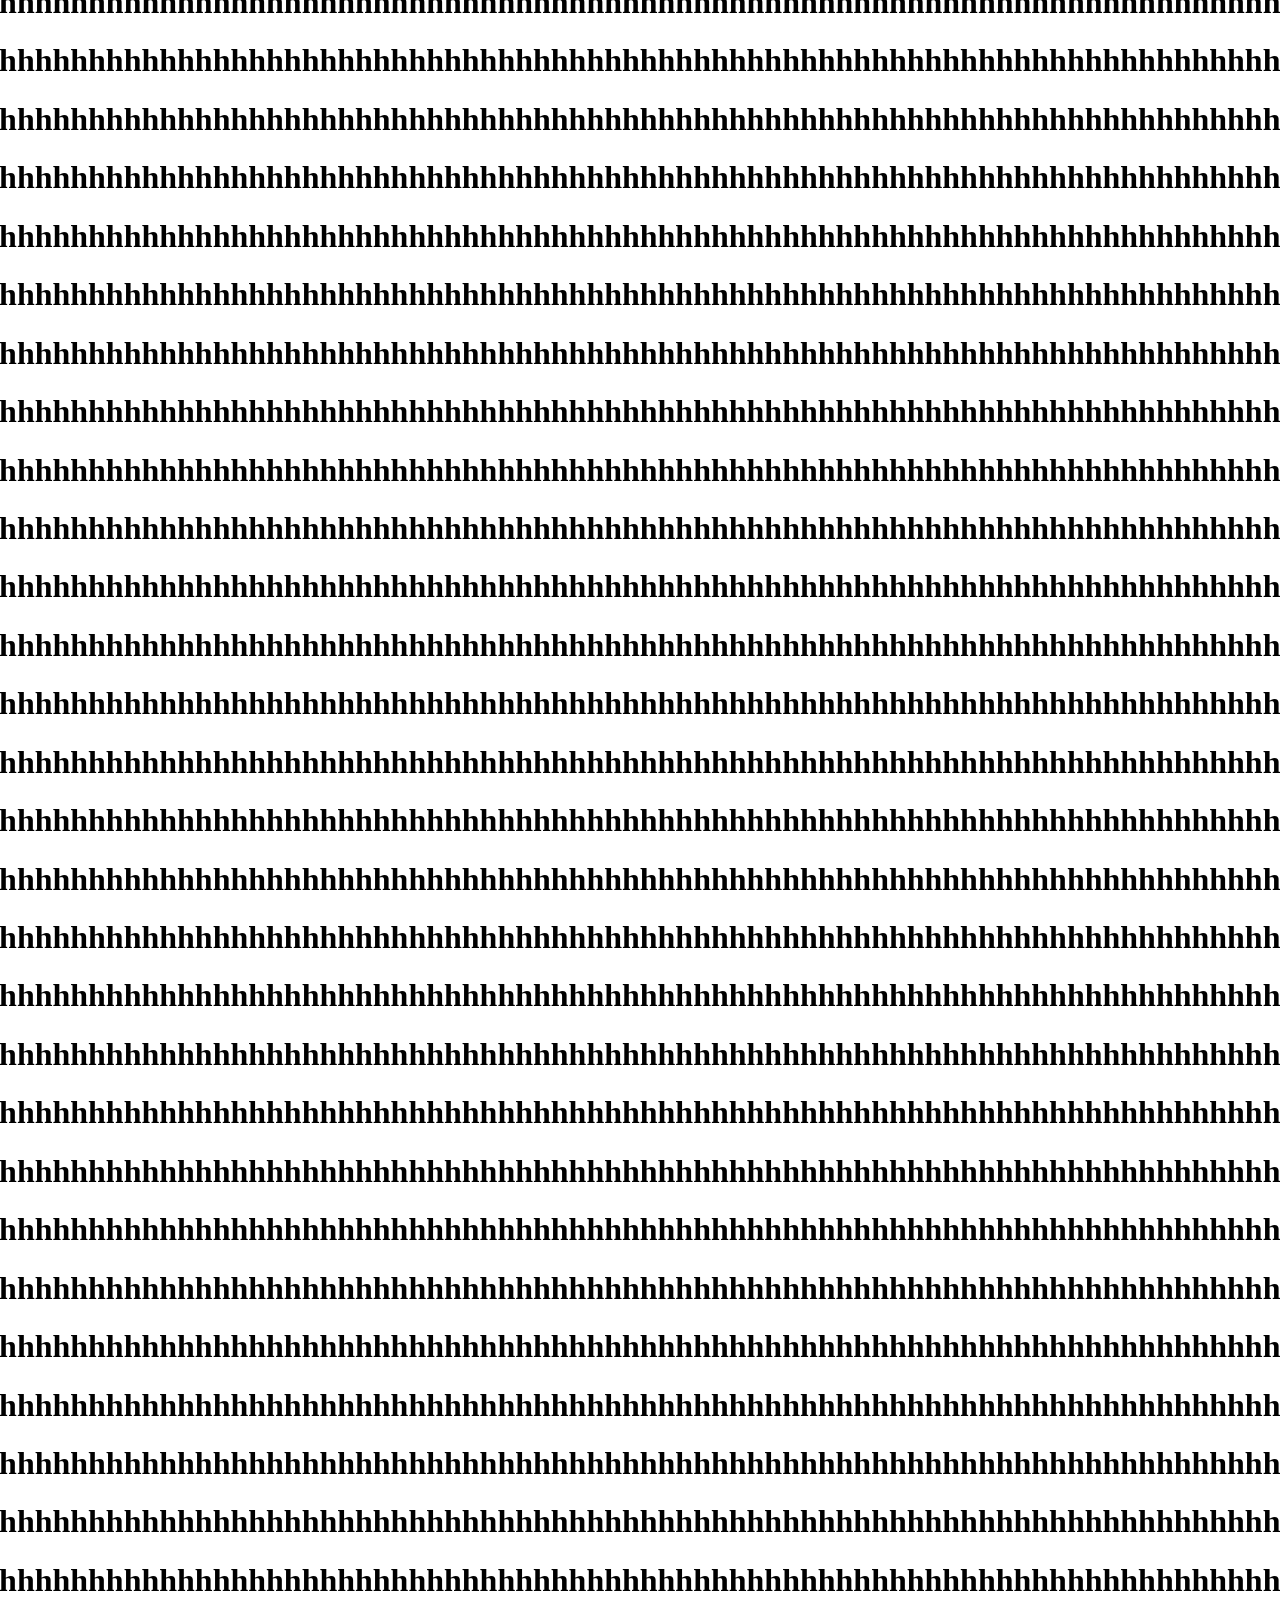
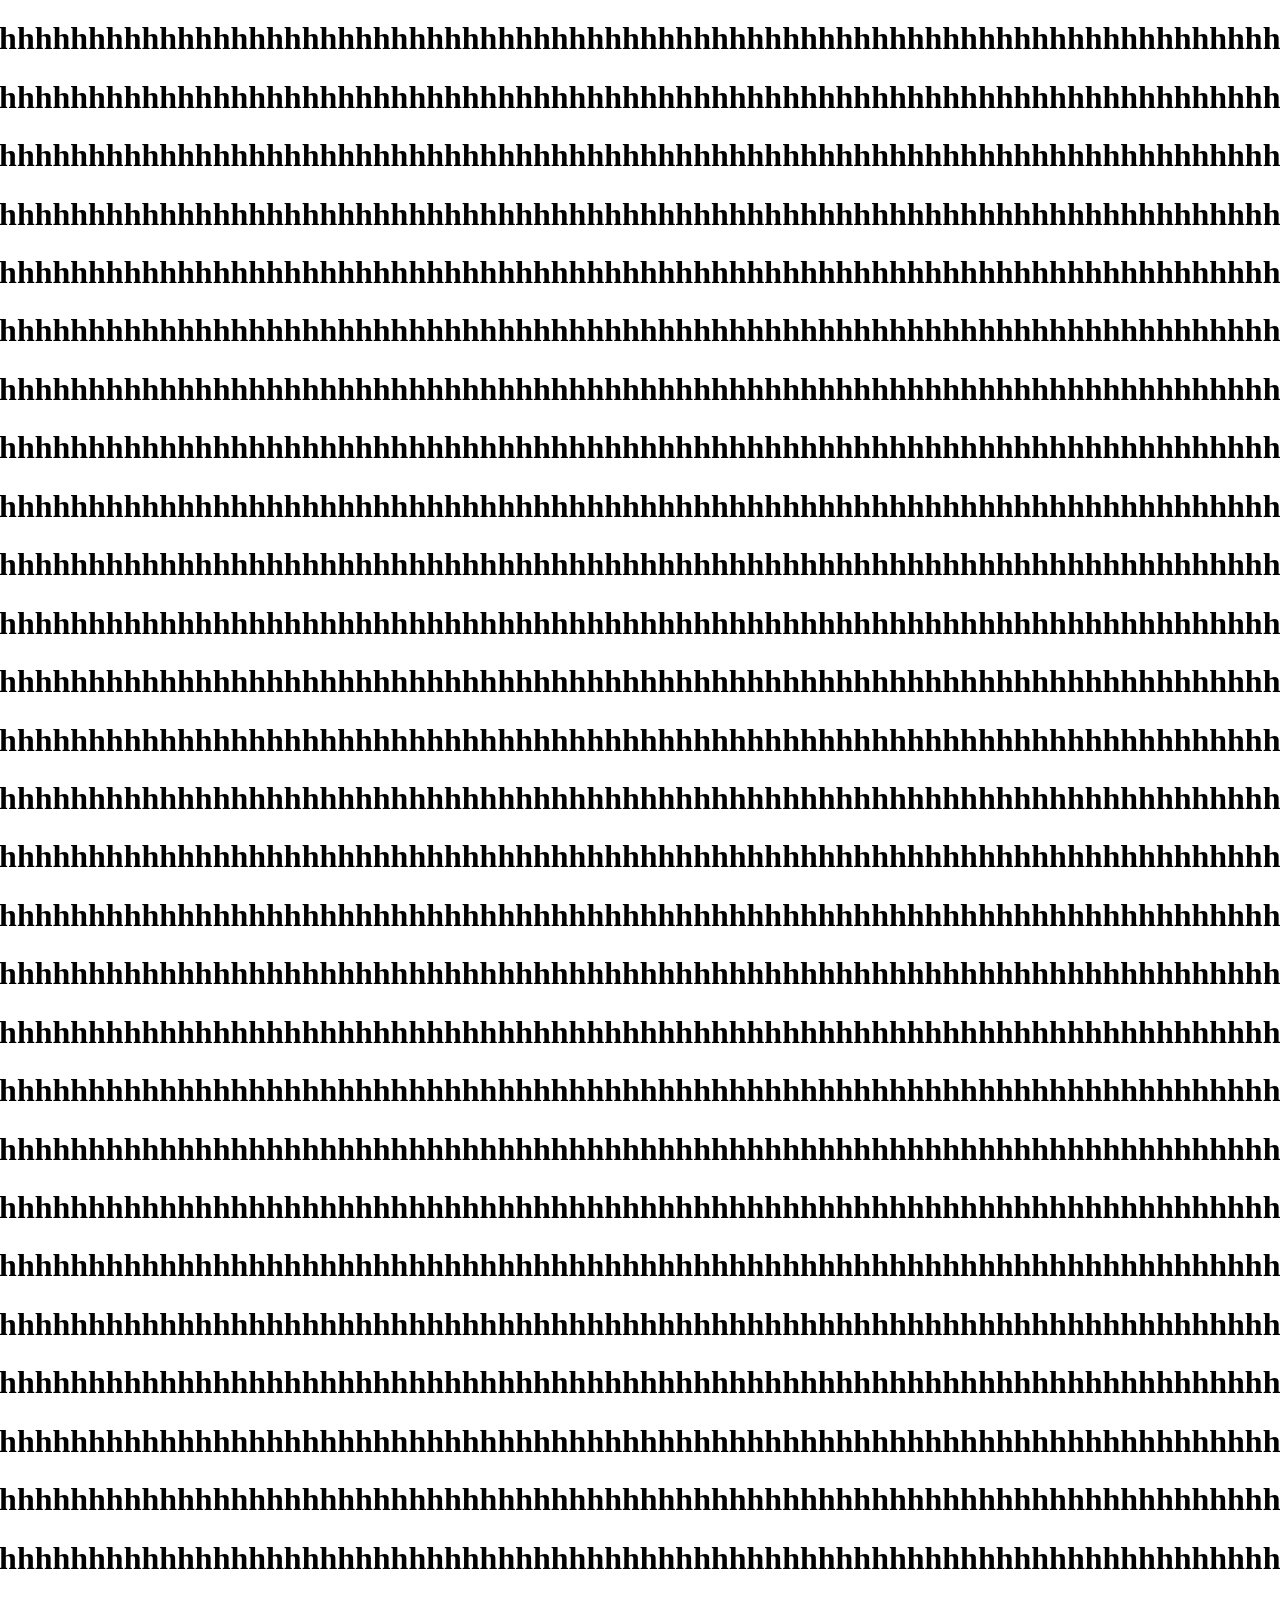
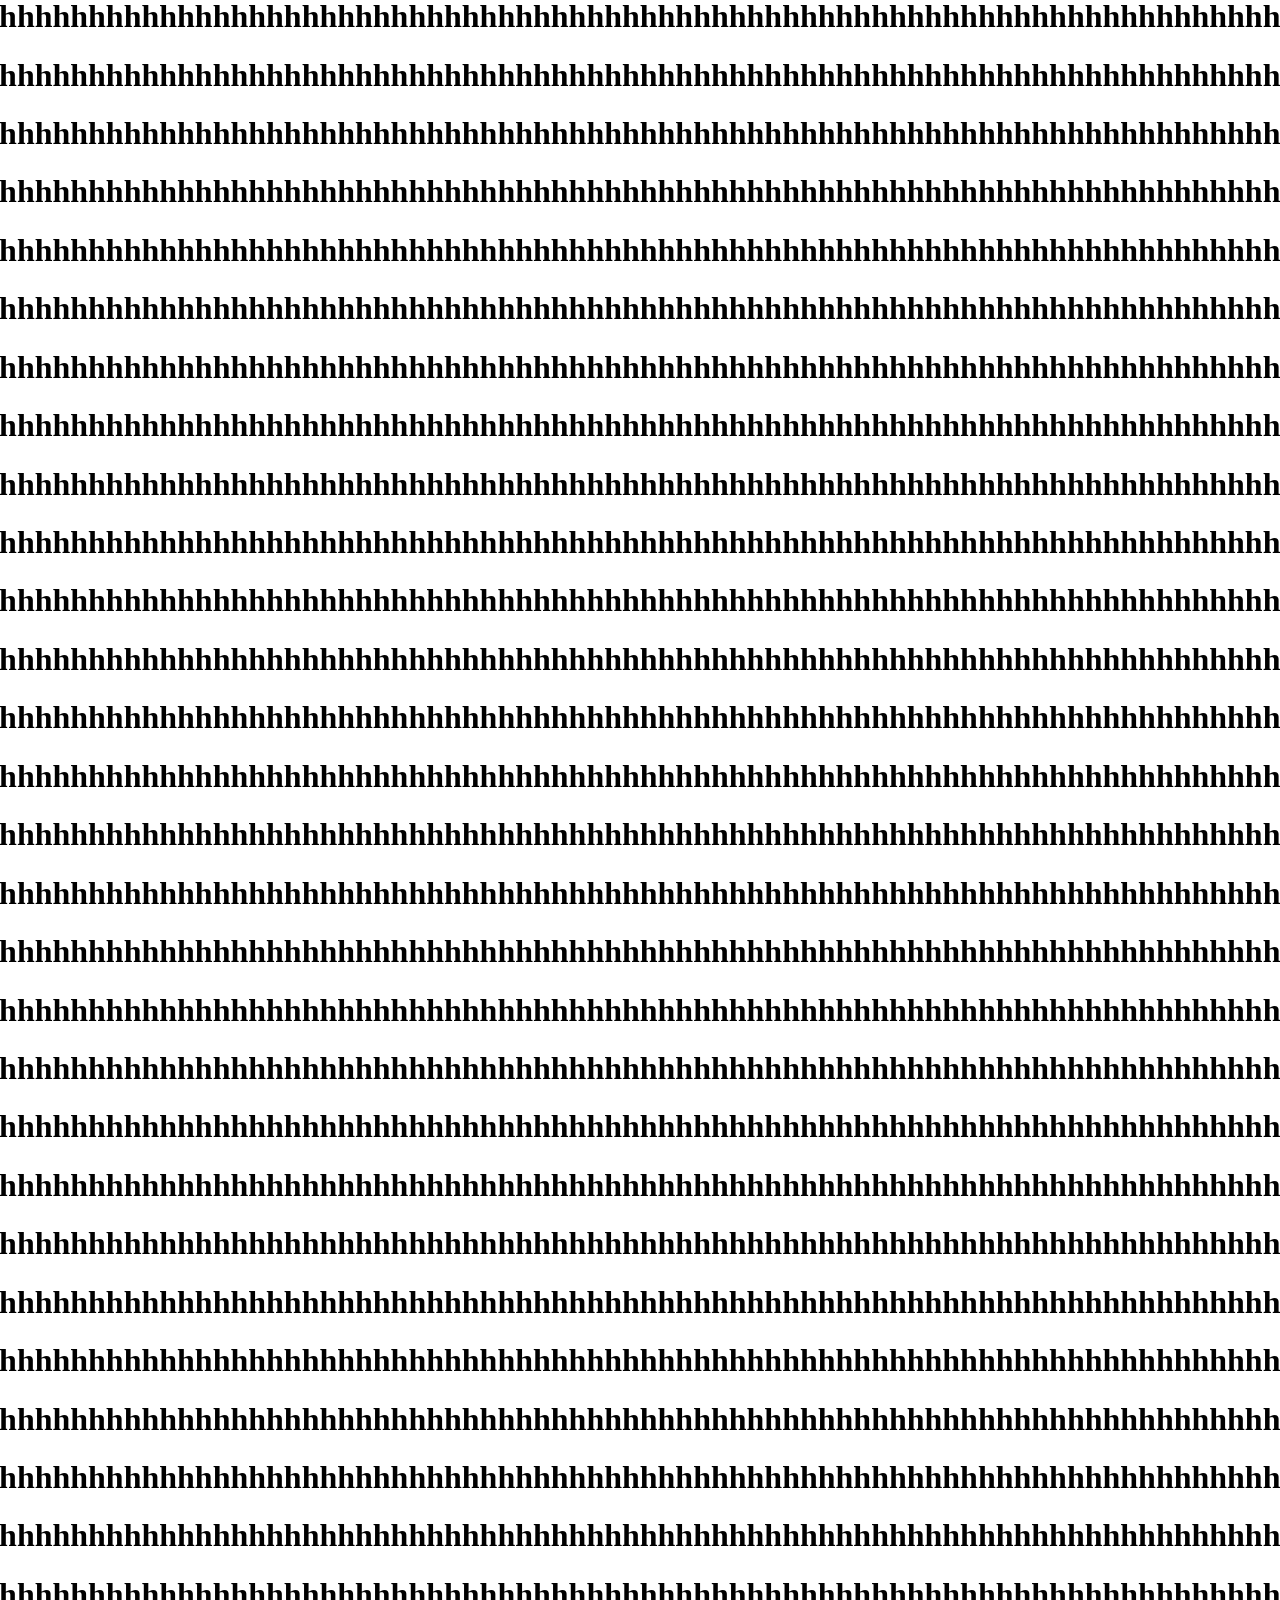
<file: Ad/index.html>
<!DOCTYPE html>
<html lang="fa" dir="rtl">
<head>
    <meta charset="UTF-8">
    <meta name="viewport" content="width=device-width, initial-scale=1.0">
    <title>تبلیغات نیما1592</title>

    <script>
        !function(e,t,n){
            e.yektanetAnalyticsObject=n,
            e[n]=e[n]||function(){e[n].q.push(arguments)},
            e[n].q=e[n].q||[];
            var a=t.getElementsByTagName("head")[0],
                r=new Date,
                c="https://cdn.yektanet.com/superscript-v2/9zyVSer6/native-nima1592.ir-46655/yn_pub.js?v="
                    +r.getFullYear().toString()+"0"+r.getMonth()+"0"+r.getDate()+"0"+r.getHours(),
                s=t.createElement("link");
            s.rel="preload",
            s.as="script",
            s.href=c,
            a.appendChild(s);
            var l=t.createElement("script");
            l.async=!0,
            l.src=c,
            a.appendChild(l);
        }(window,document,"yektanet");
    </script>
</head>
<body>
    <h1>به سایت NIMA1592 خوش آمدید!</h1>
    <h1>hhhhhhhhhhhhhhhhhhhhhhhhhhhhhhhhhhhhhhhhhhhhhhhhhhhhhhhhhhhhhhhhhhhhhhhhhhhhhhhhhhhhhhhhh</h1>
        <h1>hhhhhhhhhhhhhhhhhhhhhhhhhhhhhhhhhhhhhhhhhhhhhhhhhhhhhhhhhhhhhhhhhhhhhhhhhhhhhhhhhhhhhhhhh</h1>
        <h1>hhhhhhhhhhhhhhhhhhhhhhhhhhhhhhhhhhhhhhhhhhhhhhhhhhhhhhhhhhhhhhhhhhhhhhhhhhhhhhhhhhhhhhhhh</h1>
        <h1>hhhhhhhhhhhhhhhhhhhhhhhhhhhhhhhhhhhhhhhhhhhhhhhhhhhhhhhhhhhhhhhhhhhhhhhhhhhhhhhhhhhhhhhhh</h1>
        <h1>hhhhhhhhhhhhhhhhhhhhhhhhhhhhhhhhhhhhhhhhhhhhhhhhhhhhhhhhhhhhhhhhhhhhhhhhhhhhhhhhhhhhhhhhh</h1>
        <h1>hhhhhhhhhhhhhhhhhhhhhhhhhhhhhhhhhhhhhhhhhhhhhhhhhhhhhhhhhhhhhhhhhhhhhhhhhhhhhhhhhhhhhhhhh</h1>
        <h1>hhhhhhhhhhhhhhhhhhhhhhhhhhhhhhhhhhhhhhhhhhhhhhhhhhhhhhhhhhhhhhhhhhhhhhhhhhhhhhhhhhhhhhhhh</h1>
        <h1>hhhhhhhhhhhhhhhhhhhhhhhhhhhhhhhhhhhhhhhhhhhhhhhhhhhhhhhhhhhhhhhhhhhhhhhhhhhhhhhhhhhhhhhhh</h1>
        <h1>hhhhhhhhhhhhhhhhhhhhhhhhhhhhhhhhhhhhhhhhhhhhhhhhhhhhhhhhhhhhhhhhhhhhhhhhhhhhhhhhhhhhhhhhh</h1>
        <h1>hhhhhhhhhhhhhhhhhhhhhhhhhhhhhhhhhhhhhhhhhhhhhhhhhhhhhhhhhhhhhhhhhhhhhhhhhhhhhhhhhhhhhhhhh</h1>
        <h1>hhhhhhhhhhhhhhhhhhhhhhhhhhhhhhhhhhhhhhhhhhhhhhhhhhhhhhhhhhhhhhhhhhhhhhhhhhhhhhhhhhhhhhhhh</h1>
        <h1>hhhhhhhhhhhhhhhhhhhhhhhhhhhhhhhhhhhhhhhhhhhhhhhhhhhhhhhhhhhhhhhhhhhhhhhhhhhhhhhhhhhhhhhhh</h1>
        <h1>hhhhhhhhhhhhhhhhhhhhhhhhhhhhhhhhhhhhhhhhhhhhhhhhhhhhhhhhhhhhhhhhhhhhhhhhhhhhhhhhhhhhhhhhh</h1>
        <h1>hhhhhhhhhhhhhhhhhhhhhhhhhhhhhhhhhhhhhhhhhhhhhhhhhhhhhhhhhhhhhhhhhhhhhhhhhhhhhhhhhhhhhhhhh</h1>
        <h1>hhhhhhhhhhhhhhhhhhhhhhhhhhhhhhhhhhhhhhhhhhhhhhhhhhhhhhhhhhhhhhhhhhhhhhhhhhhhhhhhhhhhhhhhh</h1>
        <h1>hhhhhhhhhhhhhhhhhhhhhhhhhhhhhhhhhhhhhhhhhhhhhhhhhhhhhhhhhhhhhhhhhhhhhhhhhhhhhhhhhhhhhhhhh</h1>
        <h1>hhhhhhhhhhhhhhhhhhhhhhhhhhhhhhhhhhhhhhhhhhhhhhhhhhhhhhhhhhhhhhhhhhhhhhhhhhhhhhhhhhhhhhhhh</h1>
        <h1>hhhhhhhhhhhhhhhhhhhhhhhhhhhhhhhhhhhhhhhhhhhhhhhhhhhhhhhhhhhhhhhhhhhhhhhhhhhhhhhhhhhhhhhhh</h1>
        <h1>hhhhhhhhhhhhhhhhhhhhhhhhhhhhhhhhhhhhhhhhhhhhhhhhhhhhhhhhhhhhhhhhhhhhhhhhhhhhhhhhhhhhhhhhh</h1>
        <h1>hhhhhhhhhhhhhhhhhhhhhhhhhhhhhhhhhhhhhhhhhhhhhhhhhhhhhhhhhhhhhhhhhhhhhhhhhhhhhhhhhhhhhhhhh</h1>
        <h1>hhhhhhhhhhhhhhhhhhhhhhhhhhhhhhhhhhhhhhhhhhhhhhhhhhhhhhhhhhhhhhhhhhhhhhhhhhhhhhhhhhhhhhhhh</h1>
        <h1>hhhhhhhhhhhhhhhhhhhhhhhhhhhhhhhhhhhhhhhhhhhhhhhhhhhhhhhhhhhhhhhhhhhhhhhhhhhhhhhhhhhhhhhhh</h1>
        <h1>hhhhhhhhhhhhhhhhhhhhhhhhhhhhhhhhhhhhhhhhhhhhhhhhhhhhhhhhhhhhhhhhhhhhhhhhhhhhhhhhhhhhhhhhh</h1>
        <h1>hhhhhhhhhhhhhhhhhhhhhhhhhhhhhhhhhhhhhhhhhhhhhhhhhhhhhhhhhhhhhhhhhhhhhhhhhhhhhhhhhhhhhhhhh</h1>
        <h1>hhhhhhhhhhhhhhhhhhhhhhhhhhhhhhhhhhhhhhhhhhhhhhhhhhhhhhhhhhhhhhhhhhhhhhhhhhhhhhhhhhhhhhhhh</h1>
        <h1>hhhhhhhhhhhhhhhhhhhhhhhhhhhhhhhhhhhhhhhhhhhhhhhhhhhhhhhhhhhhhhhhhhhhhhhhhhhhhhhhhhhhhhhhh</h1>
        <h1>hhhhhhhhhhhhhhhhhhhhhhhhhhhhhhhhhhhhhhhhhhhhhhhhhhhhhhhhhhhhhhhhhhhhhhhhhhhhhhhhhhhhhhhhh</h1>
        <h1>hhhhhhhhhhhhhhhhhhhhhhhhhhhhhhhhhhhhhhhhhhhhhhhhhhhhhhhhhhhhhhhhhhhhhhhhhhhhhhhhhhhhhhhhh</h1>
        <h1>hhhhhhhhhhhhhhhhhhhhhhhhhhhhhhhhhhhhhhhhhhhhhhhhhhhhhhhhhhhhhhhhhhhhhhhhhhhhhhhhhhhhhhhhh</h1>
        <h1>hhhhhhhhhhhhhhhhhhhhhhhhhhhhhhhhhhhhhhhhhhhhhhhhhhhhhhhhhhhhhhhhhhhhhhhhhhhhhhhhhhhhhhhhh</h1>
        <h1>hhhhhhhhhhhhhhhhhhhhhhhhhhhhhhhhhhhhhhhhhhhhhhhhhhhhhhhhhhhhhhhhhhhhhhhhhhhhhhhhhhhhhhhhh</h1>
        <h1>hhhhhhhhhhhhhhhhhhhhhhhhhhhhhhhhhhhhhhhhhhhhhhhhhhhhhhhhhhhhhhhhhhhhhhhhhhhhhhhhhhhhhhhhh</h1>
        <h1>hhhhhhhhhhhhhhhhhhhhhhhhhhhhhhhhhhhhhhhhhhhhhhhhhhhhhhhhhhhhhhhhhhhhhhhhhhhhhhhhhhhhhhhhh</h1>
        <h1>hhhhhhhhhhhhhhhhhhhhhhhhhhhhhhhhhhhhhhhhhhhhhhhhhhhhhhhhhhhhhhhhhhhhhhhhhhhhhhhhhhhhhhhhh</h1>
        <h1>hhhhhhhhhhhhhhhhhhhhhhhhhhhhhhhhhhhhhhhhhhhhhhhhhhhhhhhhhhhhhhhhhhhhhhhhhhhhhhhhhhhhhhhhh</h1>
        <h1>hhhhhhhhhhhhhhhhhhhhhhhhhhhhhhhhhhhhhhhhhhhhhhhhhhhhhhhhhhhhhhhhhhhhhhhhhhhhhhhhhhhhhhhhh</h1>
        <h1>hhhhhhhhhhhhhhhhhhhhhhhhhhhhhhhhhhhhhhhhhhhhhhhhhhhhhhhhhhhhhhhhhhhhhhhhhhhhhhhhhhhhhhhhh</h1>
        <h1>hhhhhhhhhhhhhhhhhhhhhhhhhhhhhhhhhhhhhhhhhhhhhhhhhhhhhhhhhhhhhhhhhhhhhhhhhhhhhhhhhhhhhhhhh</h1>
        <h1>hhhhhhhhhhhhhhhhhhhhhhhhhhhhhhhhhhhhhhhhhhhhhhhhhhhhhhhhhhhhhhhhhhhhhhhhhhhhhhhhhhhhhhhhh</h1>
        <h1>hhhhhhhhhhhhhhhhhhhhhhhhhhhhhhhhhhhhhhhhhhhhhhhhhhhhhhhhhhhhhhhhhhhhhhhhhhhhhhhhhhhhhhhhh</h1>
        <h1>hhhhhhhhhhhhhhhhhhhhhhhhhhhhhhhhhhhhhhhhhhhhhhhhhhhhhhhhhhhhhhhhhhhhhhhhhhhhhhhhhhhhhhhhh</h1>
        <h1>hhhhhhhhhhhhhhhhhhhhhhhhhhhhhhhhhhhhhhhhhhhhhhhhhhhhhhhhhhhhhhhhhhhhhhhhhhhhhhhhhhhhhhhhh</h1>
        <h1>hhhhhhhhhhhhhhhhhhhhhhhhhhhhhhhhhhhhhhhhhhhhhhhhhhhhhhhhhhhhhhhhhhhhhhhhhhhhhhhhhhhhhhhhh</h1>
        <h1>hhhhhhhhhhhhhhhhhhhhhhhhhhhhhhhhhhhhhhhhhhhhhhhhhhhhhhhhhhhhhhhhhhhhhhhhhhhhhhhhhhhhhhhhh</h1>
        <h1>hhhhhhhhhhhhhhhhhhhhhhhhhhhhhhhhhhhhhhhhhhhhhhhhhhhhhhhhhhhhhhhhhhhhhhhhhhhhhhhhhhhhhhhhh</h1>
        <h1>hhhhhhhhhhhhhhhhhhhhhhhhhhhhhhhhhhhhhhhhhhhhhhhhhhhhhhhhhhhhhhhhhhhhhhhhhhhhhhhhhhhhhhhhh</h1>
        <h1>hhhhhhhhhhhhhhhhhhhhhhhhhhhhhhhhhhhhhhhhhhhhhhhhhhhhhhhhhhhhhhhhhhhhhhhhhhhhhhhhhhhhhhhhh</h1>
        <h1>hhhhhhhhhhhhhhhhhhhhhhhhhhhhhhhhhhhhhhhhhhhhhhhhhhhhhhhhhhhhhhhhhhhhhhhhhhhhhhhhhhhhhhhhh</h1>
        <h1>hhhhhhhhhhhhhhhhhhhhhhhhhhhhhhhhhhhhhhhhhhhhhhhhhhhhhhhhhhhhhhhhhhhhhhhhhhhhhhhhhhhhhhhhh</h1>
        <h1>hhhhhhhhhhhhhhhhhhhhhhhhhhhhhhhhhhhhhhhhhhhhhhhhhhhhhhhhhhhhhhhhhhhhhhhhhhhhhhhhhhhhhhhhh</h1>
        <h1>hhhhhhhhhhhhhhhhhhhhhhhhhhhhhhhhhhhhhhhhhhhhhhhhhhhhhhhhhhhhhhhhhhhhhhhhhhhhhhhhhhhhhhhhh</h1>
        <h1>hhhhhhhhhhhhhhhhhhhhhhhhhhhhhhhhhhhhhhhhhhhhhhhhhhhhhhhhhhhhhhhhhhhhhhhhhhhhhhhhhhhhhhhhh</h1>
        <h1>hhhhhhhhhhhhhhhhhhhhhhhhhhhhhhhhhhhhhhhhhhhhhhhhhhhhhhhhhhhhhhhhhhhhhhhhhhhhhhhhhhhhhhhhh</h1>
        <h1>hhhhhhhhhhhhhhhhhhhhhhhhhhhhhhhhhhhhhhhhhhhhhhhhhhhhhhhhhhhhhhhhhhhhhhhhhhhhhhhhhhhhhhhhh</h1>
        <h1>hhhhhhhhhhhhhhhhhhhhhhhhhhhhhhhhhhhhhhhhhhhhhhhhhhhhhhhhhhhhhhhhhhhhhhhhhhhhhhhhhhhhhhhhh</h1>
        <h1>hhhhhhhhhhhhhhhhhhhhhhhhhhhhhhhhhhhhhhhhhhhhhhhhhhhhhhhhhhhhhhhhhhhhhhhhhhhhhhhhhhhhhhhhh</h1>
        <h1>hhhhhhhhhhhhhhhhhhhhhhhhhhhhhhhhhhhhhhhhhhhhhhhhhhhhhhhhhhhhhhhhhhhhhhhhhhhhhhhhhhhhhhhhh</h1>
        <h1>hhhhhhhhhhhhhhhhhhhhhhhhhhhhhhhhhhhhhhhhhhhhhhhhhhhhhhhhhhhhhhhhhhhhhhhhhhhhhhhhhhhhhhhhh</h1>
        <h1>hhhhhhhhhhhhhhhhhhhhhhhhhhhhhhhhhhhhhhhhhhhhhhhhhhhhhhhhhhhhhhhhhhhhhhhhhhhhhhhhhhhhhhhhh</h1>
        <h1>hhhhhhhhhhhhhhhhhhhhhhhhhhhhhhhhhhhhhhhhhhhhhhhhhhhhhhhhhhhhhhhhhhhhhhhhhhhhhhhhhhhhhhhhh</h1>
        <h1>hhhhhhhhhhhhhhhhhhhhhhhhhhhhhhhhhhhhhhhhhhhhhhhhhhhhhhhhhhhhhhhhhhhhhhhhhhhhhhhhhhhhhhhhh</h1>
        <h1>hhhhhhhhhhhhhhhhhhhhhhhhhhhhhhhhhhhhhhhhhhhhhhhhhhhhhhhhhhhhhhhhhhhhhhhhhhhhhhhhhhhhhhhhh</h1>
        <h1>hhhhhhhhhhhhhhhhhhhhhhhhhhhhhhhhhhhhhhhhhhhhhhhhhhhhhhhhhhhhhhhhhhhhhhhhhhhhhhhhhhhhhhhhh</h1>
        <h1>hhhhhhhhhhhhhhhhhhhhhhhhhhhhhhhhhhhhhhhhhhhhhhhhhhhhhhhhhhhhhhhhhhhhhhhhhhhhhhhhhhhhhhhhh</h1>
        <h1>hhhhhhhhhhhhhhhhhhhhhhhhhhhhhhhhhhhhhhhhhhhhhhhhhhhhhhhhhhhhhhhhhhhhhhhhhhhhhhhhhhhhhhhhh</h1>
        <h1>hhhhhhhhhhhhhhhhhhhhhhhhhhhhhhhhhhhhhhhhhhhhhhhhhhhhhhhhhhhhhhhhhhhhhhhhhhhhhhhhhhhhhhhhh</h1>
        <h1>hhhhhhhhhhhhhhhhhhhhhhhhhhhhhhhhhhhhhhhhhhhhhhhhhhhhhhhhhhhhhhhhhhhhhhhhhhhhhhhhhhhhhhhhh</h1>
        <h1>hhhhhhhhhhhhhhhhhhhhhhhhhhhhhhhhhhhhhhhhhhhhhhhhhhhhhhhhhhhhhhhhhhhhhhhhhhhhhhhhhhhhhhhhh</h1>
        <h1>hhhhhhhhhhhhhhhhhhhhhhhhhhhhhhhhhhhhhhhhhhhhhhhhhhhhhhhhhhhhhhhhhhhhhhhhhhhhhhhhhhhhhhhhh</h1>
        <h1>hhhhhhhhhhhhhhhhhhhhhhhhhhhhhhhhhhhhhhhhhhhhhhhhhhhhhhhhhhhhhhhhhhhhhhhhhhhhhhhhhhhhhhhhh</h1>
        <h1>hhhhhhhhhhhhhhhhhhhhhhhhhhhhhhhhhhhhhhhhhhhhhhhhhhhhhhhhhhhhhhhhhhhhhhhhhhhhhhhhhhhhhhhhh</h1>
        <h1>hhhhhhhhhhhhhhhhhhhhhhhhhhhhhhhhhhhhhhhhhhhhhhhhhhhhhhhhhhhhhhhhhhhhhhhhhhhhhhhhhhhhhhhhh</h1>
        <h1>hhhhhhhhhhhhhhhhhhhhhhhhhhhhhhhhhhhhhhhhhhhhhhhhhhhhhhhhhhhhhhhhhhhhhhhhhhhhhhhhhhhhhhhhh</h1>
        <h1>hhhhhhhhhhhhhhhhhhhhhhhhhhhhhhhhhhhhhhhhhhhhhhhhhhhhhhhhhhhhhhhhhhhhhhhhhhhhhhhhhhhhhhhhh</h1>
        <h1>hhhhhhhhhhhhhhhhhhhhhhhhhhhhhhhhhhhhhhhhhhhhhhhhhhhhhhhhhhhhhhhhhhhhhhhhhhhhhhhhhhhhhhhhh</h1>
        <h1>hhhhhhhhhhhhhhhhhhhhhhhhhhhhhhhhhhhhhhhhhhhhhhhhhhhhhhhhhhhhhhhhhhhhhhhhhhhhhhhhhhhhhhhhh</h1>
        <h1>hhhhhhhhhhhhhhhhhhhhhhhhhhhhhhhhhhhhhhhhhhhhhhhhhhhhhhhhhhhhhhhhhhhhhhhhhhhhhhhhhhhhhhhhh</h1>
        <h1>hhhhhhhhhhhhhhhhhhhhhhhhhhhhhhhhhhhhhhhhhhhhhhhhhhhhhhhhhhhhhhhhhhhhhhhhhhhhhhhhhhhhhhhhh</h1>
        <h1>hhhhhhhhhhhhhhhhhhhhhhhhhhhhhhhhhhhhhhhhhhhhhhhhhhhhhhhhhhhhhhhhhhhhhhhhhhhhhhhhhhhhhhhhh</h1>
        <h1>hhhhhhhhhhhhhhhhhhhhhhhhhhhhhhhhhhhhhhhhhhhhhhhhhhhhhhhhhhhhhhhhhhhhhhhhhhhhhhhhhhhhhhhhh</h1>
        <h1>hhhhhhhhhhhhhhhhhhhhhhhhhhhhhhhhhhhhhhhhhhhhhhhhhhhhhhhhhhhhhhhhhhhhhhhhhhhhhhhhhhhhhhhhh</h1>
        <h1>hhhhhhhhhhhhhhhhhhhhhhhhhhhhhhhhhhhhhhhhhhhhhhhhhhhhhhhhhhhhhhhhhhhhhhhhhhhhhhhhhhhhhhhhh</h1>
        <h1>hhhhhhhhhhhhhhhhhhhhhhhhhhhhhhhhhhhhhhhhhhhhhhhhhhhhhhhhhhhhhhhhhhhhhhhhhhhhhhhhhhhhhhhhh</h1>
        <h1>hhhhhhhhhhhhhhhhhhhhhhhhhhhhhhhhhhhhhhhhhhhhhhhhhhhhhhhhhhhhhhhhhhhhhhhhhhhhhhhhhhhhhhhhh</h1>
        <h1>hhhhhhhhhhhhhhhhhhhhhhhhhhhhhhhhhhhhhhhhhhhhhhhhhhhhhhhhhhhhhhhhhhhhhhhhhhhhhhhhhhhhhhhhh</h1>
        <h1>hhhhhhhhhhhhhhhhhhhhhhhhhhhhhhhhhhhhhhhhhhhhhhhhhhhhhhhhhhhhhhhhhhhhhhhhhhhhhhhhhhhhhhhhh</h1>
        <h1>hhhhhhhhhhhhhhhhhhhhhhhhhhhhhhhhhhhhhhhhhhhhhhhhhhhhhhhhhhhhhhhhhhhhhhhhhhhhhhhhhhhhhhhhh</h1>
        <h1>hhhhhhhhhhhhhhhhhhhhhhhhhhhhhhhhhhhhhhhhhhhhhhhhhhhhhhhhhhhhhhhhhhhhhhhhhhhhhhhhhhhhhhhhh</h1>
        <h1>hhhhhhhhhhhhhhhhhhhhhhhhhhhhhhhhhhhhhhhhhhhhhhhhhhhhhhhhhhhhhhhhhhhhhhhhhhhhhhhhhhhhhhhhh</h1>
        <h1>hhhhhhhhhhhhhhhhhhhhhhhhhhhhhhhhhhhhhhhhhhhhhhhhhhhhhhhhhhhhhhhhhhhhhhhhhhhhhhhhhhhhhhhhh</h1>
        <h1>hhhhhhhhhhhhhhhhhhhhhhhhhhhhhhhhhhhhhhhhhhhhhhhhhhhhhhhhhhhhhhhhhhhhhhhhhhhhhhhhhhhhhhhhh</h1>
        <h1>hhhhhhhhhhhhhhhhhhhhhhhhhhhhhhhhhhhhhhhhhhhhhhhhhhhhhhhhhhhhhhhhhhhhhhhhhhhhhhhhhhhhhhhhh</h1>
        <h1>hhhhhhhhhhhhhhhhhhhhhhhhhhhhhhhhhhhhhhhhhhhhhhhhhhhhhhhhhhhhhhhhhhhhhhhhhhhhhhhhhhhhhhhhh</h1>
        <h1>hhhhhhhhhhhhhhhhhhhhhhhhhhhhhhhhhhhhhhhhhhhhhhhhhhhhhhhhhhhhhhhhhhhhhhhhhhhhhhhhhhhhhhhhh</h1>
        <h1>hhhhhhhhhhhhhhhhhhhhhhhhhhhhhhhhhhhhhhhhhhhhhhhhhhhhhhhhhhhhhhhhhhhhhhhhhhhhhhhhhhhhhhhhh</h1>
        <h1>hhhhhhhhhhhhhhhhhhhhhhhhhhhhhhhhhhhhhhhhhhhhhhhhhhhhhhhhhhhhhhhhhhhhhhhhhhhhhhhhhhhhhhhhh</h1>
        <h1>hhhhhhhhhhhhhhhhhhhhhhhhhhhhhhhhhhhhhhhhhhhhhhhhhhhhhhhhhhhhhhhhhhhhhhhhhhhhhhhhhhhhhhhhh</h1>
        <h1>hhhhhhhhhhhhhhhhhhhhhhhhhhhhhhhhhhhhhhhhhhhhhhhhhhhhhhhhhhhhhhhhhhhhhhhhhhhhhhhhhhhhhhhhh</h1>
        <h1>hhhhhhhhhhhhhhhhhhhhhhhhhhhhhhhhhhhhhhhhhhhhhhhhhhhhhhhhhhhhhhhhhhhhhhhhhhhhhhhhhhhhhhhhh</h1>
        <h1>hhhhhhhhhhhhhhhhhhhhhhhhhhhhhhhhhhhhhhhhhhhhhhhhhhhhhhhhhhhhhhhhhhhhhhhhhhhhhhhhhhhhhhhhh</h1>
        <h1>hhhhhhhhhhhhhhhhhhhhhhhhhhhhhhhhhhhhhhhhhhhhhhhhhhhhhhhhhhhhhhhhhhhhhhhhhhhhhhhhhhhhhhhhh</h1>
        <h1>hhhhhhhhhhhhhhhhhhhhhhhhhhhhhhhhhhhhhhhhhhhhhhhhhhhhhhhhhhhhhhhhhhhhhhhhhhhhhhhhhhhhhhhhh</h1>
        <h1>hhhhhhhhhhhhhhhhhhhhhhhhhhhhhhhhhhhhhhhhhhhhhhhhhhhhhhhhhhhhhhhhhhhhhhhhhhhhhhhhhhhhhhhhh</h1>
        <h1>hhhhhhhhhhhhhhhhhhhhhhhhhhhhhhhhhhhhhhhhhhhhhhhhhhhhhhhhhhhhhhhhhhhhhhhhhhhhhhhhhhhhhhhhh</h1>
        <h1>hhhhhhhhhhhhhhhhhhhhhhhhhhhhhhhhhhhhhhhhhhhhhhhhhhhhhhhhhhhhhhhhhhhhhhhhhhhhhhhhhhhhhhhhh</h1>
        <h1>hhhhhhhhhhhhhhhhhhhhhhhhhhhhhhhhhhhhhhhhhhhhhhhhhhhhhhhhhhhhhhhhhhhhhhhhhhhhhhhhhhhhhhhhh</h1>
        <h1>hhhhhhhhhhhhhhhhhhhhhhhhhhhhhhhhhhhhhhhhhhhhhhhhhhhhhhhhhhhhhhhhhhhhhhhhhhhhhhhhhhhhhhhhh</h1>
        <h1>hhhhhhhhhhhhhhhhhhhhhhhhhhhhhhhhhhhhhhhhhhhhhhhhhhhhhhhhhhhhhhhhhhhhhhhhhhhhhhhhhhhhhhhhh</h1>
        <h1>hhhhhhhhhhhhhhhhhhhhhhhhhhhhhhhhhhhhhhhhhhhhhhhhhhhhhhhhhhhhhhhhhhhhhhhhhhhhhhhhhhhhhhhhh</h1>
        <h1>hhhhhhhhhhhhhhhhhhhhhhhhhhhhhhhhhhhhhhhhhhhhhhhhhhhhhhhhhhhhhhhhhhhhhhhhhhhhhhhhhhhhhhhhh</h1>
        <h1>hhhhhhhhhhhhhhhhhhhhhhhhhhhhhhhhhhhhhhhhhhhhhhhhhhhhhhhhhhhhhhhhhhhhhhhhhhhhhhhhhhhhhhhhh</h1>
        <h1>hhhhhhhhhhhhhhhhhhhhhhhhhhhhhhhhhhhhhhhhhhhhhhhhhhhhhhhhhhhhhhhhhhhhhhhhhhhhhhhhhhhhhhhhh</h1>
        <h1>hhhhhhhhhhhhhhhhhhhhhhhhhhhhhhhhhhhhhhhhhhhhhhhhhhhhhhhhhhhhhhhhhhhhhhhhhhhhhhhhhhhhhhhhh</h1>
        <h1>hhhhhhhhhhhhhhhhhhhhhhhhhhhhhhhhhhhhhhhhhhhhhhhhhhhhhhhhhhhhhhhhhhhhhhhhhhhhhhhhhhhhhhhhh</h1>
        <h1>hhhhhhhhhhhhhhhhhhhhhhhhhhhhhhhhhhhhhhhhhhhhhhhhhhhhhhhhhhhhhhhhhhhhhhhhhhhhhhhhhhhhhhhhh</h1>
        <h1>hhhhhhhhhhhhhhhhhhhhhhhhhhhhhhhhhhhhhhhhhhhhhhhhhhhhhhhhhhhhhhhhhhhhhhhhhhhhhhhhhhhhhhhhh</h1>
        <h1>hhhhhhhhhhhhhhhhhhhhhhhhhhhhhhhhhhhhhhhhhhhhhhhhhhhhhhhhhhhhhhhhhhhhhhhhhhhhhhhhhhhhhhhhh</h1>
        <h1>hhhhhhhhhhhhhhhhhhhhhhhhhhhhhhhhhhhhhhhhhhhhhhhhhhhhhhhhhhhhhhhhhhhhhhhhhhhhhhhhhhhhhhhhh</h1>
        <h1>hhhhhhhhhhhhhhhhhhhhhhhhhhhhhhhhhhhhhhhhhhhhhhhhhhhhhhhhhhhhhhhhhhhhhhhhhhhhhhhhhhhhhhhhh</h1>
        <h1>hhhhhhhhhhhhhhhhhhhhhhhhhhhhhhhhhhhhhhhhhhhhhhhhhhhhhhhhhhhhhhhhhhhhhhhhhhhhhhhhhhhhhhhhh</h1>
        <h1>hhhhhhhhhhhhhhhhhhhhhhhhhhhhhhhhhhhhhhhhhhhhhhhhhhhhhhhhhhhhhhhhhhhhhhhhhhhhhhhhhhhhhhhhh</h1>
        <h1>hhhhhhhhhhhhhhhhhhhhhhhhhhhhhhhhhhhhhhhhhhhhhhhhhhhhhhhhhhhhhhhhhhhhhhhhhhhhhhhhhhhhhhhhh</h1>
        <h1>hhhhhhhhhhhhhhhhhhhhhhhhhhhhhhhhhhhhhhhhhhhhhhhhhhhhhhhhhhhhhhhhhhhhhhhhhhhhhhhhhhhhhhhhh</h1>
        <h1>hhhhhhhhhhhhhhhhhhhhhhhhhhhhhhhhhhhhhhhhhhhhhhhhhhhhhhhhhhhhhhhhhhhhhhhhhhhhhhhhhhhhhhhhh</h1>
        <h1>hhhhhhhhhhhhhhhhhhhhhhhhhhhhhhhhhhhhhhhhhhhhhhhhhhhhhhhhhhhhhhhhhhhhhhhhhhhhhhhhhhhhhhhhh</h1>
        <h1>hhhhhhhhhhhhhhhhhhhhhhhhhhhhhhhhhhhhhhhhhhhhhhhhhhhhhhhhhhhhhhhhhhhhhhhhhhhhhhhhhhhhhhhhh</h1>
        <h1>hhhhhhhhhhhhhhhhhhhhhhhhhhhhhhhhhhhhhhhhhhhhhhhhhhhhhhhhhhhhhhhhhhhhhhhhhhhhhhhhhhhhhhhhh</h1>
        <h1>hhhhhhhhhhhhhhhhhhhhhhhhhhhhhhhhhhhhhhhhhhhhhhhhhhhhhhhhhhhhhhhhhhhhhhhhhhhhhhhhhhhhhhhhh</h1>
        <h1>hhhhhhhhhhhhhhhhhhhhhhhhhhhhhhhhhhhhhhhhhhhhhhhhhhhhhhhhhhhhhhhhhhhhhhhhhhhhhhhhhhhhhhhhh</h1>
        <h1>hhhhhhhhhhhhhhhhhhhhhhhhhhhhhhhhhhhhhhhhhhhhhhhhhhhhhhhhhhhhhhhhhhhhhhhhhhhhhhhhhhhhhhhhh</h1>
        <h1>hhhhhhhhhhhhhhhhhhhhhhhhhhhhhhhhhhhhhhhhhhhhhhhhhhhhhhhhhhhhhhhhhhhhhhhhhhhhhhhhhhhhhhhhh</h1>
        <h1>hhhhhhhhhhhhhhhhhhhhhhhhhhhhhhhhhhhhhhhhhhhhhhhhhhhhhhhhhhhhhhhhhhhhhhhhhhhhhhhhhhhhhhhhh</h1>
        <h1>hhhhhhhhhhhhhhhhhhhhhhhhhhhhhhhhhhhhhhhhhhhhhhhhhhhhhhhhhhhhhhhhhhhhhhhhhhhhhhhhhhhhhhhhh</h1>
        <h1>hhhhhhhhhhhhhhhhhhhhhhhhhhhhhhhhhhhhhhhhhhhhhhhhhhhhhhhhhhhhhhhhhhhhhhhhhhhhhhhhhhhhhhhhh</h1>
        <h1>hhhhhhhhhhhhhhhhhhhhhhhhhhhhhhhhhhhhhhhhhhhhhhhhhhhhhhhhhhhhhhhhhhhhhhhhhhhhhhhhhhhhhhhhh</h1>
        <h1>hhhhhhhhhhhhhhhhhhhhhhhhhhhhhhhhhhhhhhhhhhhhhhhhhhhhhhhhhhhhhhhhhhhhhhhhhhhhhhhhhhhhhhhhh</h1>
        <h1>hhhhhhhhhhhhhhhhhhhhhhhhhhhhhhhhhhhhhhhhhhhhhhhhhhhhhhhhhhhhhhhhhhhhhhhhhhhhhhhhhhhhhhhhh</h1>
        <h1>hhhhhhhhhhhhhhhhhhhhhhhhhhhhhhhhhhhhhhhhhhhhhhhhhhhhhhhhhhhhhhhhhhhhhhhhhhhhhhhhhhhhhhhhh</h1>
        <h1>hhhhhhhhhhhhhhhhhhhhhhhhhhhhhhhhhhhhhhhhhhhhhhhhhhhhhhhhhhhhhhhhhhhhhhhhhhhhhhhhhhhhhhhhh</h1>
        <h1>hhhhhhhhhhhhhhhhhhhhhhhhhhhhhhhhhhhhhhhhhhhhhhhhhhhhhhhhhhhhhhhhhhhhhhhhhhhhhhhhhhhhhhhhh</h1>
        <h1>hhhhhhhhhhhhhhhhhhhhhhhhhhhhhhhhhhhhhhhhhhhhhhhhhhhhhhhhhhhhhhhhhhhhhhhhhhhhhhhhhhhhhhhhh</h1>
        <h1>hhhhhhhhhhhhhhhhhhhhhhhhhhhhhhhhhhhhhhhhhhhhhhhhhhhhhhhhhhhhhhhhhhhhhhhhhhhhhhhhhhhhhhhhh</h1>
        <h1>hhhhhhhhhhhhhhhhhhhhhhhhhhhhhhhhhhhhhhhhhhhhhhhhhhhhhhhhhhhhhhhhhhhhhhhhhhhhhhhhhhhhhhhhh</h1>
        <h1>hhhhhhhhhhhhhhhhhhhhhhhhhhhhhhhhhhhhhhhhhhhhhhhhhhhhhhhhhhhhhhhhhhhhhhhhhhhhhhhhhhhhhhhhh</h1>
        <h1>hhhhhhhhhhhhhhhhhhhhhhhhhhhhhhhhhhhhhhhhhhhhhhhhhhhhhhhhhhhhhhhhhhhhhhhhhhhhhhhhhhhhhhhhh</h1>
        <h1>hhhhhhhhhhhhhhhhhhhhhhhhhhhhhhhhhhhhhhhhhhhhhhhhhhhhhhhhhhhhhhhhhhhhhhhhhhhhhhhhhhhhhhhhh</h1>
        <h1>hhhhhhhhhhhhhhhhhhhhhhhhhhhhhhhhhhhhhhhhhhhhhhhhhhhhhhhhhhhhhhhhhhhhhhhhhhhhhhhhhhhhhhhhh</h1>
        <h1>hhhhhhhhhhhhhhhhhhhhhhhhhhhhhhhhhhhhhhhhhhhhhhhhhhhhhhhhhhhhhhhhhhhhhhhhhhhhhhhhhhhhhhhhh</h1>
        <h1>hhhhhhhhhhhhhhhhhhhhhhhhhhhhhhhhhhhhhhhhhhhhhhhhhhhhhhhhhhhhhhhhhhhhhhhhhhhhhhhhhhhhhhhhh</h1>
        <h1>hhhhhhhhhhhhhhhhhhhhhhhhhhhhhhhhhhhhhhhhhhhhhhhhhhhhhhhhhhhhhhhhhhhhhhhhhhhhhhhhhhhhhhhhh</h1>
        <h1>hhhhhhhhhhhhhhhhhhhhhhhhhhhhhhhhhhhhhhhhhhhhhhhhhhhhhhhhhhhhhhhhhhhhhhhhhhhhhhhhhhhhhhhhh</h1>
        <h1>hhhhhhhhhhhhhhhhhhhhhhhhhhhhhhhhhhhhhhhhhhhhhhhhhhhhhhhhhhhhhhhhhhhhhhhhhhhhhhhhhhhhhhhhh</h1>
        <h1>hhhhhhhhhhhhhhhhhhhhhhhhhhhhhhhhhhhhhhhhhhhhhhhhhhhhhhhhhhhhhhhhhhhhhhhhhhhhhhhhhhhhhhhhh</h1>
        <h1>hhhhhhhhhhhhhhhhhhhhhhhhhhhhhhhhhhhhhhhhhhhhhhhhhhhhhhhhhhhhhhhhhhhhhhhhhhhhhhhhhhhhhhhhh</h1>
        <h1>hhhhhhhhhhhhhhhhhhhhhhhhhhhhhhhhhhhhhhhhhhhhhhhhhhhhhhhhhhhhhhhhhhhhhhhhhhhhhhhhhhhhhhhhh</h1>
        <h1>hhhhhhhhhhhhhhhhhhhhhhhhhhhhhhhhhhhhhhhhhhhhhhhhhhhhhhhhhhhhhhhhhhhhhhhhhhhhhhhhhhhhhhhhh</h1>
        <h1>hhhhhhhhhhhhhhhhhhhhhhhhhhhhhhhhhhhhhhhhhhhhhhhhhhhhhhhhhhhhhhhhhhhhhhhhhhhhhhhhhhhhhhhhh</h1>
        <h1>hhhhhhhhhhhhhhhhhhhhhhhhhhhhhhhhhhhhhhhhhhhhhhhhhhhhhhhhhhhhhhhhhhhhhhhhhhhhhhhhhhhhhhhhh</h1>
        <h1>hhhhhhhhhhhhhhhhhhhhhhhhhhhhhhhhhhhhhhhhhhhhhhhhhhhhhhhhhhhhhhhhhhhhhhhhhhhhhhhhhhhhhhhhh</h1>
        <h1>hhhhhhhhhhhhhhhhhhhhhhhhhhhhhhhhhhhhhhhhhhhhhhhhhhhhhhhhhhhhhhhhhhhhhhhhhhhhhhhhhhhhhhhhh</h1>
        <h1>hhhhhhhhhhhhhhhhhhhhhhhhhhhhhhhhhhhhhhhhhhhhhhhhhhhhhhhhhhhhhhhhhhhhhhhhhhhhhhhhhhhhhhhhh</h1>
        <h1>hhhhhhhhhhhhhhhhhhhhhhhhhhhhhhhhhhhhhhhhhhhhhhhhhhhhhhhhhhhhhhhhhhhhhhhhhhhhhhhhhhhhhhhhh</h1>
        <h1>hhhhhhhhhhhhhhhhhhhhhhhhhhhhhhhhhhhhhhhhhhhhhhhhhhhhhhhhhhhhhhhhhhhhhhhhhhhhhhhhhhhhhhhhh</h1>
        <h1>hhhhhhhhhhhhhhhhhhhhhhhhhhhhhhhhhhhhhhhhhhhhhhhhhhhhhhhhhhhhhhhhhhhhhhhhhhhhhhhhhhhhhhhhh</h1>
        <h1>hhhhhhhhhhhhhhhhhhhhhhhhhhhhhhhhhhhhhhhhhhhhhhhhhhhhhhhhhhhhhhhhhhhhhhhhhhhhhhhhhhhhhhhhh</h1>
        <h1>hhhhhhhhhhhhhhhhhhhhhhhhhhhhhhhhhhhhhhhhhhhhhhhhhhhhhhhhhhhhhhhhhhhhhhhhhhhhhhhhhhhhhhhhh</h1>
        <h1>hhhhhhhhhhhhhhhhhhhhhhhhhhhhhhhhhhhhhhhhhhhhhhhhhhhhhhhhhhhhhhhhhhhhhhhhhhhhhhhhhhhhhhhhh</h1>
        <h1>hhhhhhhhhhhhhhhhhhhhhhhhhhhhhhhhhhhhhhhhhhhhhhhhhhhhhhhhhhhhhhhhhhhhhhhhhhhhhhhhhhhhhhhhh</h1>
        <h1>hhhhhhhhhhhhhhhhhhhhhhhhhhhhhhhhhhhhhhhhhhhhhhhhhhhhhhhhhhhhhhhhhhhhhhhhhhhhhhhhhhhhhhhhh</h1>
        <h1>hhhhhhhhhhhhhhhhhhhhhhhhhhhhhhhhhhhhhhhhhhhhhhhhhhhhhhhhhhhhhhhhhhhhhhhhhhhhhhhhhhhhhhhhh</h1>
        <h1>hhhhhhhhhhhhhhhhhhhhhhhhhhhhhhhhhhhhhhhhhhhhhhhhhhhhhhhhhhhhhhhhhhhhhhhhhhhhhhhhhhhhhhhhh</h1>
        <h1>hhhhhhhhhhhhhhhhhhhhhhhhhhhhhhhhhhhhhhhhhhhhhhhhhhhhhhhhhhhhhhhhhhhhhhhhhhhhhhhhhhhhhhhhh</h1>
        <h1>hhhhhhhhhhhhhhhhhhhhhhhhhhhhhhhhhhhhhhhhhhhhhhhhhhhhhhhhhhhhhhhhhhhhhhhhhhhhhhhhhhhhhhhhh</h1>
        <h1>hhhhhhhhhhhhhhhhhhhhhhhhhhhhhhhhhhhhhhhhhhhhhhhhhhhhhhhhhhhhhhhhhhhhhhhhhhhhhhhhhhhhhhhhh</h1>
        <h1>hhhhhhhhhhhhhhhhhhhhhhhhhhhhhhhhhhhhhhhhhhhhhhhhhhhhhhhhhhhhhhhhhhhhhhhhhhhhhhhhhhhhhhhhh</h1>
        <h1>hhhhhhhhhhhhhhhhhhhhhhhhhhhhhhhhhhhhhhhhhhhhhhhhhhhhhhhhhhhhhhhhhhhhhhhhhhhhhhhhhhhhhhhhh</h1>
        <h1>hhhhhhhhhhhhhhhhhhhhhhhhhhhhhhhhhhhhhhhhhhhhhhhhhhhhhhhhhhhhhhhhhhhhhhhhhhhhhhhhhhhhhhhhh</h1>
        <h1>hhhhhhhhhhhhhhhhhhhhhhhhhhhhhhhhhhhhhhhhhhhhhhhhhhhhhhhhhhhhhhhhhhhhhhhhhhhhhhhhhhhhhhhhh</h1>
        <h1>hhhhhhhhhhhhhhhhhhhhhhhhhhhhhhhhhhhhhhhhhhhhhhhhhhhhhhhhhhhhhhhhhhhhhhhhhhhhhhhhhhhhhhhhh</h1>
        <h1>hhhhhhhhhhhhhhhhhhhhhhhhhhhhhhhhhhhhhhhhhhhhhhhhhhhhhhhhhhhhhhhhhhhhhhhhhhhhhhhhhhhhhhhhh</h1>
        <h1>hhhhhhhhhhhhhhhhhhhhhhhhhhhhhhhhhhhhhhhhhhhhhhhhhhhhhhhhhhhhhhhhhhhhhhhhhhhhhhhhhhhhhhhhh</h1>
        <h1>hhhhhhhhhhhhhhhhhhhhhhhhhhhhhhhhhhhhhhhhhhhhhhhhhhhhhhhhhhhhhhhhhhhhhhhhhhhhhhhhhhhhhhhhh</h1>
        <h1>hhhhhhhhhhhhhhhhhhhhhhhhhhhhhhhhhhhhhhhhhhhhhhhhhhhhhhhhhhhhhhhhhhhhhhhhhhhhhhhhhhhhhhhhh</h1>
        <h1>hhhhhhhhhhhhhhhhhhhhhhhhhhhhhhhhhhhhhhhhhhhhhhhhhhhhhhhhhhhhhhhhhhhhhhhhhhhhhhhhhhhhhhhhh</h1>
        <h1>hhhhhhhhhhhhhhhhhhhhhhhhhhhhhhhhhhhhhhhhhhhhhhhhhhhhhhhhhhhhhhhhhhhhhhhhhhhhhhhhhhhhhhhhh</h1>
        <h1>hhhhhhhhhhhhhhhhhhhhhhhhhhhhhhhhhhhhhhhhhhhhhhhhhhhhhhhhhhhhhhhhhhhhhhhhhhhhhhhhhhhhhhhhh</h1>
        <h1>hhhhhhhhhhhhhhhhhhhhhhhhhhhhhhhhhhhhhhhhhhhhhhhhhhhhhhhhhhhhhhhhhhhhhhhhhhhhhhhhhhhhhhhhh</h1>
        <h1>hhhhhhhhhhhhhhhhhhhhhhhhhhhhhhhhhhhhhhhhhhhhhhhhhhhhhhhhhhhhhhhhhhhhhhhhhhhhhhhhhhhhhhhhh</h1>
        <h1>hhhhhhhhhhhhhhhhhhhhhhhhhhhhhhhhhhhhhhhhhhhhhhhhhhhhhhhhhhhhhhhhhhhhhhhhhhhhhhhhhhhhhhhhh</h1>
        <h1>hhhhhhhhhhhhhhhhhhhhhhhhhhhhhhhhhhhhhhhhhhhhhhhhhhhhhhhhhhhhhhhhhhhhhhhhhhhhhhhhhhhhhhhhh</h1>
        <h1>hhhhhhhhhhhhhhhhhhhhhhhhhhhhhhhhhhhhhhhhhhhhhhhhhhhhhhhhhhhhhhhhhhhhhhhhhhhhhhhhhhhhhhhhh</h1>
        <h1>hhhhhhhhhhhhhhhhhhhhhhhhhhhhhhhhhhhhhhhhhhhhhhhhhhhhhhhhhhhhhhhhhhhhhhhhhhhhhhhhhhhhhhhhh</h1>
        <h1>hhhhhhhhhhhhhhhhhhhhhhhhhhhhhhhhhhhhhhhhhhhhhhhhhhhhhhhhhhhhhhhhhhhhhhhhhhhhhhhhhhhhhhhhh</h1>
        <h1>hhhhhhhhhhhhhhhhhhhhhhhhhhhhhhhhhhhhhhhhhhhhhhhhhhhhhhhhhhhhhhhhhhhhhhhhhhhhhhhhhhhhhhhhh</h1>
        <h1>hhhhhhhhhhhhhhhhhhhhhhhhhhhhhhhhhhhhhhhhhhhhhhhhhhhhhhhhhhhhhhhhhhhhhhhhhhhhhhhhhhhhhhhhh</h1>
        <h1>hhhhhhhhhhhhhhhhhhhhhhhhhhhhhhhhhhhhhhhhhhhhhhhhhhhhhhhhhhhhhhhhhhhhhhhhhhhhhhhhhhhhhhhhh</h1>
        <h1>hhhhhhhhhhhhhhhhhhhhhhhhhhhhhhhhhhhhhhhhhhhhhhhhhhhhhhhhhhhhhhhhhhhhhhhhhhhhhhhhhhhhhhhhh</h1>
        <h1>hhhhhhhhhhhhhhhhhhhhhhhhhhhhhhhhhhhhhhhhhhhhhhhhhhhhhhhhhhhhhhhhhhhhhhhhhhhhhhhhhhhhhhhhh</h1>
        <h1>hhhhhhhhhhhhhhhhhhhhhhhhhhhhhhhhhhhhhhhhhhhhhhhhhhhhhhhhhhhhhhhhhhhhhhhhhhhhhhhhhhhhhhhhh</h1>
        <h1>hhhhhhhhhhhhhhhhhhhhhhhhhhhhhhhhhhhhhhhhhhhhhhhhhhhhhhhhhhhhhhhhhhhhhhhhhhhhhhhhhhhhhhhhh</h1>
        <h1>hhhhhhhhhhhhhhhhhhhhhhhhhhhhhhhhhhhhhhhhhhhhhhhhhhhhhhhhhhhhhhhhhhhhhhhhhhhhhhhhhhhhhhhhh</h1>
        <h1>hhhhhhhhhhhhhhhhhhhhhhhhhhhhhhhhhhhhhhhhhhhhhhhhhhhhhhhhhhhhhhhhhhhhhhhhhhhhhhhhhhhhhhhhh</h1>
        <h1>hhhhhhhhhhhhhhhhhhhhhhhhhhhhhhhhhhhhhhhhhhhhhhhhhhhhhhhhhhhhhhhhhhhhhhhhhhhhhhhhhhhhhhhhh</h1>
        <h1>hhhhhhhhhhhhhhhhhhhhhhhhhhhhhhhhhhhhhhhhhhhhhhhhhhhhhhhhhhhhhhhhhhhhhhhhhhhhhhhhhhhhhhhhh</h1>
        <h1>hhhhhhhhhhhhhhhhhhhhhhhhhhhhhhhhhhhhhhhhhhhhhhhhhhhhhhhhhhhhhhhhhhhhhhhhhhhhhhhhhhhhhhhhh</h1>
        <h1>hhhhhhhhhhhhhhhhhhhhhhhhhhhhhhhhhhhhhhhhhhhhhhhhhhhhhhhhhhhhhhhhhhhhhhhhhhhhhhhhhhhhhhhhh</h1>
        <h1>hhhhhhhhhhhhhhhhhhhhhhhhhhhhhhhhhhhhhhhhhhhhhhhhhhhhhhhhhhhhhhhhhhhhhhhhhhhhhhhhhhhhhhhhh</h1>
        <h1>hhhhhhhhhhhhhhhhhhhhhhhhhhhhhhhhhhhhhhhhhhhhhhhhhhhhhhhhhhhhhhhhhhhhhhhhhhhhhhhhhhhhhhhhh</h1>
        <h1>hhhhhhhhhhhhhhhhhhhhhhhhhhhhhhhhhhhhhhhhhhhhhhhhhhhhhhhhhhhhhhhhhhhhhhhhhhhhhhhhhhhhhhhhh</h1>
        <h1>hhhhhhhhhhhhhhhhhhhhhhhhhhhhhhhhhhhhhhhhhhhhhhhhhhhhhhhhhhhhhhhhhhhhhhhhhhhhhhhhhhhhhhhhh</h1>
        <h1>hhhhhhhhhhhhhhhhhhhhhhhhhhhhhhhhhhhhhhhhhhhhhhhhhhhhhhhhhhhhhhhhhhhhhhhhhhhhhhhhhhhhhhhhh</h1>
        <h1>hhhhhhhhhhhhhhhhhhhhhhhhhhhhhhhhhhhhhhhhhhhhhhhhhhhhhhhhhhhhhhhhhhhhhhhhhhhhhhhhhhhhhhhhh</h1>
        <h1>hhhhhhhhhhhhhhhhhhhhhhhhhhhhhhhhhhhhhhhhhhhhhhhhhhhhhhhhhhhhhhhhhhhhhhhhhhhhhhhhhhhhhhhhh</h1>
        <h1>hhhhhhhhhhhhhhhhhhhhhhhhhhhhhhhhhhhhhhhhhhhhhhhhhhhhhhhhhhhhhhhhhhhhhhhhhhhhhhhhhhhhhhhhh</h1>
        <h1>hhhhhhhhhhhhhhhhhhhhhhhhhhhhhhhhhhhhhhhhhhhhhhhhhhhhhhhhhhhhhhhhhhhhhhhhhhhhhhhhhhhhhhhhh</h1>
        <h1>hhhhhhhhhhhhhhhhhhhhhhhhhhhhhhhhhhhhhhhhhhhhhhhhhhhhhhhhhhhhhhhhhhhhhhhhhhhhhhhhhhhhhhhhh</h1>
        <h1>hhhhhhhhhhhhhhhhhhhhhhhhhhhhhhhhhhhhhhhhhhhhhhhhhhhhhhhhhhhhhhhhhhhhhhhhhhhhhhhhhhhhhhhhh</h1>
        <h1>hhhhhhhhhhhhhhhhhhhhhhhhhhhhhhhhhhhhhhhhhhhhhhhhhhhhhhhhhhhhhhhhhhhhhhhhhhhhhhhhhhhhhhhhh</h1>
        <h1>hhhhhhhhhhhhhhhhhhhhhhhhhhhhhhhhhhhhhhhhhhhhhhhhhhhhhhhhhhhhhhhhhhhhhhhhhhhhhhhhhhhhhhhhh</h1>
        <h1>hhhhhhhhhhhhhhhhhhhhhhhhhhhhhhhhhhhhhhhhhhhhhhhhhhhhhhhhhhhhhhhhhhhhhhhhhhhhhhhhhhhhhhhhh</h1>
        <h1>hhhhhhhhhhhhhhhhhhhhhhhhhhhhhhhhhhhhhhhhhhhhhhhhhhhhhhhhhhhhhhhhhhhhhhhhhhhhhhhhhhhhhhhhh</h1>
        <h1>hhhhhhhhhhhhhhhhhhhhhhhhhhhhhhhhhhhhhhhhhhhhhhhhhhhhhhhhhhhhhhhhhhhhhhhhhhhhhhhhhhhhhhhhh</h1>
        <h1>hhhhhhhhhhhhhhhhhhhhhhhhhhhhhhhhhhhhhhhhhhhhhhhhhhhhhhhhhhhhhhhhhhhhhhhhhhhhhhhhhhhhhhhhh</h1>
        <h1>hhhhhhhhhhhhhhhhhhhhhhhhhhhhhhhhhhhhhhhhhhhhhhhhhhhhhhhhhhhhhhhhhhhhhhhhhhhhhhhhhhhhhhhhh</h1>
        <h1>hhhhhhhhhhhhhhhhhhhhhhhhhhhhhhhhhhhhhhhhhhhhhhhhhhhhhhhhhhhhhhhhhhhhhhhhhhhhhhhhhhhhhhhhh</h1>
        <h1>hhhhhhhhhhhhhhhhhhhhhhhhhhhhhhhhhhhhhhhhhhhhhhhhhhhhhhhhhhhhhhhhhhhhhhhhhhhhhhhhhhhhhhhhh</h1>
        <h1>hhhhhhhhhhhhhhhhhhhhhhhhhhhhhhhhhhhhhhhhhhhhhhhhhhhhhhhhhhhhhhhhhhhhhhhhhhhhhhhhhhhhhhhhh</h1>
        <h1>hhhhhhhhhhhhhhhhhhhhhhhhhhhhhhhhhhhhhhhhhhhhhhhhhhhhhhhhhhhhhhhhhhhhhhhhhhhhhhhhhhhhhhhhh</h1>
        <h1>hhhhhhhhhhhhhhhhhhhhhhhhhhhhhhhhhhhhhhhhhhhhhhhhhhhhhhhhhhhhhhhhhhhhhhhhhhhhhhhhhhhhhhhhh</h1>
        <h1>hhhhhhhhhhhhhhhhhhhhhhhhhhhhhhhhhhhhhhhhhhhhhhhhhhhhhhhhhhhhhhhhhhhhhhhhhhhhhhhhhhhhhhhhh</h1>
        <h1>hhhhhhhhhhhhhhhhhhhhhhhhhhhhhhhhhhhhhhhhhhhhhhhhhhhhhhhhhhhhhhhhhhhhhhhhhhhhhhhhhhhhhhhhh</h1>
        <h1>hhhhhhhhhhhhhhhhhhhhhhhhhhhhhhhhhhhhhhhhhhhhhhhhhhhhhhhhhhhhhhhhhhhhhhhhhhhhhhhhhhhhhhhhh</h1>
        <h1>hhhhhhhhhhhhhhhhhhhhhhhhhhhhhhhhhhhhhhhhhhhhhhhhhhhhhhhhhhhhhhhhhhhhhhhhhhhhhhhhhhhhhhhhh</h1>
        <h1>hhhhhhhhhhhhhhhhhhhhhhhhhhhhhhhhhhhhhhhhhhhhhhhhhhhhhhhhhhhhhhhhhhhhhhhhhhhhhhhhhhhhhhhhh</h1>
        <h1>hhhhhhhhhhhhhhhhhhhhhhhhhhhhhhhhhhhhhhhhhhhhhhhhhhhhhhhhhhhhhhhhhhhhhhhhhhhhhhhhhhhhhhhhh</h1>
        <h1>hhhhhhhhhhhhhhhhhhhhhhhhhhhhhhhhhhhhhhhhhhhhhhhhhhhhhhhhhhhhhhhhhhhhhhhhhhhhhhhhhhhhhhhhh</h1>
        <h1>hhhhhhhhhhhhhhhhhhhhhhhhhhhhhhhhhhhhhhhhhhhhhhhhhhhhhhhhhhhhhhhhhhhhhhhhhhhhhhhhhhhhhhhhh</h1>
        <h1>hhhhhhhhhhhhhhhhhhhhhhhhhhhhhhhhhhhhhhhhhhhhhhhhhhhhhhhhhhhhhhhhhhhhhhhhhhhhhhhhhhhhhhhhh</h1>
        <h1>hhhhhhhhhhhhhhhhhhhhhhhhhhhhhhhhhhhhhhhhhhhhhhhhhhhhhhhhhhhhhhhhhhhhhhhhhhhhhhhhhhhhhhhhh</h1>
        <h1>hhhhhhhhhhhhhhhhhhhhhhhhhhhhhhhhhhhhhhhhhhhhhhhhhhhhhhhhhhhhhhhhhhhhhhhhhhhhhhhhhhhhhhhhh</h1>
        <h1>hhhhhhhhhhhhhhhhhhhhhhhhhhhhhhhhhhhhhhhhhhhhhhhhhhhhhhhhhhhhhhhhhhhhhhhhhhhhhhhhhhhhhhhhh</h1>
        <h1>hhhhhhhhhhhhhhhhhhhhhhhhhhhhhhhhhhhhhhhhhhhhhhhhhhhhhhhhhhhhhhhhhhhhhhhhhhhhhhhhhhhhhhhhh</h1>
        <h1>hhhhhhhhhhhhhhhhhhhhhhhhhhhhhhhhhhhhhhhhhhhhhhhhhhhhhhhhhhhhhhhhhhhhhhhhhhhhhhhhhhhhhhhhh</h1>
        <h1>hhhhhhhhhhhhhhhhhhhhhhhhhhhhhhhhhhhhhhhhhhhhhhhhhhhhhhhhhhhhhhhhhhhhhhhhhhhhhhhhhhhhhhhhh</h1>
        <h1>hhhhhhhhhhhhhhhhhhhhhhhhhhhhhhhhhhhhhhhhhhhhhhhhhhhhhhhhhhhhhhhhhhhhhhhhhhhhhhhhhhhhhhhhh</h1>
        <h1>hhhhhhhhhhhhhhhhhhhhhhhhhhhhhhhhhhhhhhhhhhhhhhhhhhhhhhhhhhhhhhhhhhhhhhhhhhhhhhhhhhhhhhhhh</h1>
        <h1>hhhhhhhhhhhhhhhhhhhhhhhhhhhhhhhhhhhhhhhhhhhhhhhhhhhhhhhhhhhhhhhhhhhhhhhhhhhhhhhhhhhhhhhhh</h1>
        <h1>hhhhhhhhhhhhhhhhhhhhhhhhhhhhhhhhhhhhhhhhhhhhhhhhhhhhhhhhhhhhhhhhhhhhhhhhhhhhhhhhhhhhhhhhh</h1>
        <h1>hhhhhhhhhhhhhhhhhhhhhhhhhhhhhhhhhhhhhhhhhhhhhhhhhhhhhhhhhhhhhhhhhhhhhhhhhhhhhhhhhhhhhhhhh</h1>
        <h1>hhhhhhhhhhhhhhhhhhhhhhhhhhhhhhhhhhhhhhhhhhhhhhhhhhhhhhhhhhhhhhhhhhhhhhhhhhhhhhhhhhhhhhhhh</h1>
        <h1>hhhhhhhhhhhhhhhhhhhhhhhhhhhhhhhhhhhhhhhhhhhhhhhhhhhhhhhhhhhhhhhhhhhhhhhhhhhhhhhhhhhhhhhhh</h1>
        <h1>hhhhhhhhhhhhhhhhhhhhhhhhhhhhhhhhhhhhhhhhhhhhhhhhhhhhhhhhhhhhhhhhhhhhhhhhhhhhhhhhhhhhhhhhh</h1>
        <h1>hhhhhhhhhhhhhhhhhhhhhhhhhhhhhhhhhhhhhhhhhhhhhhhhhhhhhhhhhhhhhhhhhhhhhhhhhhhhhhhhhhhhhhhhh</h1>
        <h1>hhhhhhhhhhhhhhhhhhhhhhhhhhhhhhhhhhhhhhhhhhhhhhhhhhhhhhhhhhhhhhhhhhhhhhhhhhhhhhhhhhhhhhhhh</h1>
        <h1>hhhhhhhhhhhhhhhhhhhhhhhhhhhhhhhhhhhhhhhhhhhhhhhhhhhhhhhhhhhhhhhhhhhhhhhhhhhhhhhhhhhhhhhhh</h1>
        <h1>hhhhhhhhhhhhhhhhhhhhhhhhhhhhhhhhhhhhhhhhhhhhhhhhhhhhhhhhhhhhhhhhhhhhhhhhhhhhhhhhhhhhhhhhh</h1>
        <h1>hhhhhhhhhhhhhhhhhhhhhhhhhhhhhhhhhhhhhhhhhhhhhhhhhhhhhhhhhhhhhhhhhhhhhhhhhhhhhhhhhhhhhhhhh</h1>
        <h1>hhhhhhhhhhhhhhhhhhhhhhhhhhhhhhhhhhhhhhhhhhhhhhhhhhhhhhhhhhhhhhhhhhhhhhhhhhhhhhhhhhhhhhhhh</h1>
        <h1>hhhhhhhhhhhhhhhhhhhhhhhhhhhhhhhhhhhhhhhhhhhhhhhhhhhhhhhhhhhhhhhhhhhhhhhhhhhhhhhhhhhhhhhhh</h1>
        <h1>hhhhhhhhhhhhhhhhhhhhhhhhhhhhhhhhhhhhhhhhhhhhhhhhhhhhhhhhhhhhhhhhhhhhhhhhhhhhhhhhhhhhhhhhh</h1>
        <h1>hhhhhhhhhhhhhhhhhhhhhhhhhhhhhhhhhhhhhhhhhhhhhhhhhhhhhhhhhhhhhhhhhhhhhhhhhhhhhhhhhhhhhhhhh</h1>
        <h1>hhhhhhhhhhhhhhhhhhhhhhhhhhhhhhhhhhhhhhhhhhhhhhhhhhhhhhhhhhhhhhhhhhhhhhhhhhhhhhhhhhhhhhhhh</h1>
        <h1>hhhhhhhhhhhhhhhhhhhhhhhhhhhhhhhhhhhhhhhhhhhhhhhhhhhhhhhhhhhhhhhhhhhhhhhhhhhhhhhhhhhhhhhhh</h1>
        <h1>hhhhhhhhhhhhhhhhhhhhhhhhhhhhhhhhhhhhhhhhhhhhhhhhhhhhhhhhhhhhhhhhhhhhhhhhhhhhhhhhhhhhhhhhh</h1>
        <h1>hhhhhhhhhhhhhhhhhhhhhhhhhhhhhhhhhhhhhhhhhhhhhhhhhhhhhhhhhhhhhhhhhhhhhhhhhhhhhhhhhhhhhhhhh</h1>
        <h1>hhhhhhhhhhhhhhhhhhhhhhhhhhhhhhhhhhhhhhhhhhhhhhhhhhhhhhhhhhhhhhhhhhhhhhhhhhhhhhhhhhhhhhhhh</h1>
        <h1>hhhhhhhhhhhhhhhhhhhhhhhhhhhhhhhhhhhhhhhhhhhhhhhhhhhhhhhhhhhhhhhhhhhhhhhhhhhhhhhhhhhhhhhhh</h1>
        <h1>hhhhhhhhhhhhhhhhhhhhhhhhhhhhhhhhhhhhhhhhhhhhhhhhhhhhhhhhhhhhhhhhhhhhhhhhhhhhhhhhhhhhhhhhh</h1>
        <h1>hhhhhhhhhhhhhhhhhhhhhhhhhhhhhhhhhhhhhhhhhhhhhhhhhhhhhhhhhhhhhhhhhhhhhhhhhhhhhhhhhhhhhhhhh</h1>
        <h1>hhhhhhhhhhhhhhhhhhhhhhhhhhhhhhhhhhhhhhhhhhhhhhhhhhhhhhhhhhhhhhhhhhhhhhhhhhhhhhhhhhhhhhhhh</h1>
        <h1>hhhhhhhhhhhhhhhhhhhhhhhhhhhhhhhhhhhhhhhhhhhhhhhhhhhhhhhhhhhhhhhhhhhhhhhhhhhhhhhhhhhhhhhhh</h1>
        <h1>hhhhhhhhhhhhhhhhhhhhhhhhhhhhhhhhhhhhhhhhhhhhhhhhhhhhhhhhhhhhhhhhhhhhhhhhhhhhhhhhhhhhhhhhh</h1>
        <h1>hhhhhhhhhhhhhhhhhhhhhhhhhhhhhhhhhhhhhhhhhhhhhhhhhhhhhhhhhhhhhhhhhhhhhhhhhhhhhhhhhhhhhhhhh</h1>
        <h1>hhhhhhhhhhhhhhhhhhhhhhhhhhhhhhhhhhhhhhhhhhhhhhhhhhhhhhhhhhhhhhhhhhhhhhhhhhhhhhhhhhhhhhhhh</h1>
        <h1>hhhhhhhhhhhhhhhhhhhhhhhhhhhhhhhhhhhhhhhhhhhhhhhhhhhhhhhhhhhhhhhhhhhhhhhhhhhhhhhhhhhhhhhhh</h1>
        <h1>hhhhhhhhhhhhhhhhhhhhhhhhhhhhhhhhhhhhhhhhhhhhhhhhhhhhhhhhhhhhhhhhhhhhhhhhhhhhhhhhhhhhhhhhh</h1>
        <h1>hhhhhhhhhhhhhhhhhhhhhhhhhhhhhhhhhhhhhhhhhhhhhhhhhhhhhhhhhhhhhhhhhhhhhhhhhhhhhhhhhhhhhhhhh</h1>
        <h1>hhhhhhhhhhhhhhhhhhhhhhhhhhhhhhhhhhhhhhhhhhhhhhhhhhhhhhhhhhhhhhhhhhhhhhhhhhhhhhhhhhhhhhhhh</h1>
        <h1>hhhhhhhhhhhhhhhhhhhhhhhhhhhhhhhhhhhhhhhhhhhhhhhhhhhhhhhhhhhhhhhhhhhhhhhhhhhhhhhhhhhhhhhhh</h1>
        <h1>hhhhhhhhhhhhhhhhhhhhhhhhhhhhhhhhhhhhhhhhhhhhhhhhhhhhhhhhhhhhhhhhhhhhhhhhhhhhhhhhhhhhhhhhh</h1>
        <h1>hhhhhhhhhhhhhhhhhhhhhhhhhhhhhhhhhhhhhhhhhhhhhhhhhhhhhhhhhhhhhhhhhhhhhhhhhhhhhhhhhhhhhhhhh</h1>
        <h1>hhhhhhhhhhhhhhhhhhhhhhhhhhhhhhhhhhhhhhhhhhhhhhhhhhhhhhhhhhhhhhhhhhhhhhhhhhhhhhhhhhhhhhhhh</h1>
        <h1>hhhhhhhhhhhhhhhhhhhhhhhhhhhhhhhhhhhhhhhhhhhhhhhhhhhhhhhhhhhhhhhhhhhhhhhhhhhhhhhhhhhhhhhhh</h1>
        <h1>hhhhhhhhhhhhhhhhhhhhhhhhhhhhhhhhhhhhhhhhhhhhhhhhhhhhhhhhhhhhhhhhhhhhhhhhhhhhhhhhhhhhhhhhh</h1>
        <h1>hhhhhhhhhhhhhhhhhhhhhhhhhhhhhhhhhhhhhhhhhhhhhhhhhhhhhhhhhhhhhhhhhhhhhhhhhhhhhhhhhhhhhhhhh</h1>
        <h1>hhhhhhhhhhhhhhhhhhhhhhhhhhhhhhhhhhhhhhhhhhhhhhhhhhhhhhhhhhhhhhhhhhhhhhhhhhhhhhhhhhhhhhhhh</h1>
        <h1>hhhhhhhhhhhhhhhhhhhhhhhhhhhhhhhhhhhhhhhhhhhhhhhhhhhhhhhhhhhhhhhhhhhhhhhhhhhhhhhhhhhhhhhhh</h1>
        <h1>hhhhhhhhhhhhhhhhhhhhhhhhhhhhhhhhhhhhhhhhhhhhhhhhhhhhhhhhhhhhhhhhhhhhhhhhhhhhhhhhhhhhhhhhh</h1>
        <h1>hhhhhhhhhhhhhhhhhhhhhhhhhhhhhhhhhhhhhhhhhhhhhhhhhhhhhhhhhhhhhhhhhhhhhhhhhhhhhhhhhhhhhhhhh</h1>
        <h1>hhhhhhhhhhhhhhhhhhhhhhhhhhhhhhhhhhhhhhhhhhhhhhhhhhhhhhhhhhhhhhhhhhhhhhhhhhhhhhhhhhhhhhhhh</h1>
        <h1>hhhhhhhhhhhhhhhhhhhhhhhhhhhhhhhhhhhhhhhhhhhhhhhhhhhhhhhhhhhhhhhhhhhhhhhhhhhhhhhhhhhhhhhhh</h1>
        <h1>hhhhhhhhhhhhhhhhhhhhhhhhhhhhhhhhhhhhhhhhhhhhhhhhhhhhhhhhhhhhhhhhhhhhhhhhhhhhhhhhhhhhhhhhh</h1>
        <h1>hhhhhhhhhhhhhhhhhhhhhhhhhhhhhhhhhhhhhhhhhhhhhhhhhhhhhhhhhhhhhhhhhhhhhhhhhhhhhhhhhhhhhhhhh</h1>
        <h1>hhhhhhhhhhhhhhhhhhhhhhhhhhhhhhhhhhhhhhhhhhhhhhhhhhhhhhhhhhhhhhhhhhhhhhhhhhhhhhhhhhhhhhhhh</h1>
        <h1>hhhhhhhhhhhhhhhhhhhhhhhhhhhhhhhhhhhhhhhhhhhhhhhhhhhhhhhhhhhhhhhhhhhhhhhhhhhhhhhhhhhhhhhhh</h1>
        <h1>hhhhhhhhhhhhhhhhhhhhhhhhhhhhhhhhhhhhhhhhhhhhhhhhhhhhhhhhhhhhhhhhhhhhhhhhhhhhhhhhhhhhhhhhh</h1>
        <h1>hhhhhhhhhhhhhhhhhhhhhhhhhhhhhhhhhhhhhhhhhhhhhhhhhhhhhhhhhhhhhhhhhhhhhhhhhhhhhhhhhhhhhhhhh</h1>
        <h1>hhhhhhhhhhhhhhhhhhhhhhhhhhhhhhhhhhhhhhhhhhhhhhhhhhhhhhhhhhhhhhhhhhhhhhhhhhhhhhhhhhhhhhhhh</h1>
        <h1>hhhhhhhhhhhhhhhhhhhhhhhhhhhhhhhhhhhhhhhhhhhhhhhhhhhhhhhhhhhhhhhhhhhhhhhhhhhhhhhhhhhhhhhhh</h1>
        <h1>hhhhhhhhhhhhhhhhhhhhhhhhhhhhhhhhhhhhhhhhhhhhhhhhhhhhhhhhhhhhhhhhhhhhhhhhhhhhhhhhhhhhhhhhh</h1>
        <h1>hhhhhhhhhhhhhhhhhhhhhhhhhhhhhhhhhhhhhhhhhhhhhhhhhhhhhhhhhhhhhhhhhhhhhhhhhhhhhhhhhhhhhhhhh</h1>
        <h1>hhhhhhhhhhhhhhhhhhhhhhhhhhhhhhhhhhhhhhhhhhhhhhhhhhhhhhhhhhhhhhhhhhhhhhhhhhhhhhhhhhhhhhhhh</h1>
        <h1>hhhhhhhhhhhhhhhhhhhhhhhhhhhhhhhhhhhhhhhhhhhhhhhhhhhhhhhhhhhhhhhhhhhhhhhhhhhhhhhhhhhhhhhhh</h1>
        <h1>hhhhhhhhhhhhhhhhhhhhhhhhhhhhhhhhhhhhhhhhhhhhhhhhhhhhhhhhhhhhhhhhhhhhhhhhhhhhhhhhhhhhhhhhh</h1>
        <h1>hhhhhhhhhhhhhhhhhhhhhhhhhhhhhhhhhhhhhhhhhhhhhhhhhhhhhhhhhhhhhhhhhhhhhhhhhhhhhhhhhhhhhhhhh</h1>
        <h1>hhhhhhhhhhhhhhhhhhhhhhhhhhhhhhhhhhhhhhhhhhhhhhhhhhhhhhhhhhhhhhhhhhhhhhhhhhhhhhhhhhhhhhhhh</h1>
        <h1>hhhhhhhhhhhhhhhhhhhhhhhhhhhhhhhhhhhhhhhhhhhhhhhhhhhhhhhhhhhhhhhhhhhhhhhhhhhhhhhhhhhhhhhhh</h1>
        <h1>hhhhhhhhhhhhhhhhhhhhhhhhhhhhhhhhhhhhhhhhhhhhhhhhhhhhhhhhhhhhhhhhhhhhhhhhhhhhhhhhhhhhhhhhh</h1>
        <h1>hhhhhhhhhhhhhhhhhhhhhhhhhhhhhhhhhhhhhhhhhhhhhhhhhhhhhhhhhhhhhhhhhhhhhhhhhhhhhhhhhhhhhhhhh</h1>
        <h1>hhhhhhhhhhhhhhhhhhhhhhhhhhhhhhhhhhhhhhhhhhhhhhhhhhhhhhhhhhhhhhhhhhhhhhhhhhhhhhhhhhhhhhhhh</h1>
        <h1>hhhhhhhhhhhhhhhhhhhhhhhhhhhhhhhhhhhhhhhhhhhhhhhhhhhhhhhhhhhhhhhhhhhhhhhhhhhhhhhhhhhhhhhhh</h1>
        <h1>hhhhhhhhhhhhhhhhhhhhhhhhhhhhhhhhhhhhhhhhhhhhhhhhhhhhhhhhhhhhhhhhhhhhhhhhhhhhhhhhhhhhhhhhh</h1>
        <h1>hhhhhhhhhhhhhhhhhhhhhhhhhhhhhhhhhhhhhhhhhhhhhhhhhhhhhhhhhhhhhhhhhhhhhhhhhhhhhhhhhhhhhhhhh</h1>
        <h1>hhhhhhhhhhhhhhhhhhhhhhhhhhhhhhhhhhhhhhhhhhhhhhhhhhhhhhhhhhhhhhhhhhhhhhhhhhhhhhhhhhhhhhhhh</h1>
        <h1>hhhhhhhhhhhhhhhhhhhhhhhhhhhhhhhhhhhhhhhhhhhhhhhhhhhhhhhhhhhhhhhhhhhhhhhhhhhhhhhhhhhhhhhhh</h1>
        <h1>hhhhhhhhhhhhhhhhhhhhhhhhhhhhhhhhhhhhhhhhhhhhhhhhhhhhhhhhhhhhhhhhhhhhhhhhhhhhhhhhhhhhhhhhh</h1>
        <h1>hhhhhhhhhhhhhhhhhhhhhhhhhhhhhhhhhhhhhhhhhhhhhhhhhhhhhhhhhhhhhhhhhhhhhhhhhhhhhhhhhhhhhhhhh</h1>
        <h1>hhhhhhhhhhhhhhhhhhhhhhhhhhhhhhhhhhhhhhhhhhhhhhhhhhhhhhhhhhhhhhhhhhhhhhhhhhhhhhhhhhhhhhhhh</h1>
        <h1>hhhhhhhhhhhhhhhhhhhhhhhhhhhhhhhhhhhhhhhhhhhhhhhhhhhhhhhhhhhhhhhhhhhhhhhhhhhhhhhhhhhhhhhhh</h1>
        <h1>hhhhhhhhhhhhhhhhhhhhhhhhhhhhhhhhhhhhhhhhhhhhhhhhhhhhhhhhhhhhhhhhhhhhhhhhhhhhhhhhhhhhhhhhh</h1>
        <h1>hhhhhhhhhhhhhhhhhhhhhhhhhhhhhhhhhhhhhhhhhhhhhhhhhhhhhhhhhhhhhhhhhhhhhhhhhhhhhhhhhhhhhhhhh</h1>
        <h1>hhhhhhhhhhhhhhhhhhhhhhhhhhhhhhhhhhhhhhhhhhhhhhhhhhhhhhhhhhhhhhhhhhhhhhhhhhhhhhhhhhhhhhhhh</h1>
        <h1>hhhhhhhhhhhhhhhhhhhhhhhhhhhhhhhhhhhhhhhhhhhhhhhhhhhhhhhhhhhhhhhhhhhhhhhhhhhhhhhhhhhhhhhhh</h1>
        <h1>hhhhhhhhhhhhhhhhhhhhhhhhhhhhhhhhhhhhhhhhhhhhhhhhhhhhhhhhhhhhhhhhhhhhhhhhhhhhhhhhhhhhhhhhh</h1>
        <h1>hhhhhhhhhhhhhhhhhhhhhhhhhhhhhhhhhhhhhhhhhhhhhhhhhhhhhhhhhhhhhhhhhhhhhhhhhhhhhhhhhhhhhhhhh</h1>
        <h1>hhhhhhhhhhhhhhhhhhhhhhhhhhhhhhhhhhhhhhhhhhhhhhhhhhhhhhhhhhhhhhhhhhhhhhhhhhhhhhhhhhhhhhhhh</h1>
        <h1>hhhhhhhhhhhhhhhhhhhhhhhhhhhhhhhhhhhhhhhhhhhhhhhhhhhhhhhhhhhhhhhhhhhhhhhhhhhhhhhhhhhhhhhhh</h1>
        <h1>hhhhhhhhhhhhhhhhhhhhhhhhhhhhhhhhhhhhhhhhhhhhhhhhhhhhhhhhhhhhhhhhhhhhhhhhhhhhhhhhhhhhhhhhh</h1>
        <h1>hhhhhhhhhhhhhhhhhhhhhhhhhhhhhhhhhhhhhhhhhhhhhhhhhhhhhhhhhhhhhhhhhhhhhhhhhhhhhhhhhhhhhhhhh</h1>
        <h1>hhhhhhhhhhhhhhhhhhhhhhhhhhhhhhhhhhhhhhhhhhhhhhhhhhhhhhhhhhhhhhhhhhhhhhhhhhhhhhhhhhhhhhhhh</h1>
        <h1>hhhhhhhhhhhhhhhhhhhhhhhhhhhhhhhhhhhhhhhhhhhhhhhhhhhhhhhhhhhhhhhhhhhhhhhhhhhhhhhhhhhhhhhhh</h1>
        <h1>hhhhhhhhhhhhhhhhhhhhhhhhhhhhhhhhhhhhhhhhhhhhhhhhhhhhhhhhhhhhhhhhhhhhhhhhhhhhhhhhhhhhhhhhh</h1>
        <h1>hhhhhhhhhhhhhhhhhhhhhhhhhhhhhhhhhhhhhhhhhhhhhhhhhhhhhhhhhhhhhhhhhhhhhhhhhhhhhhhhhhhhhhhhh</h1>
        <h1>hhhhhhhhhhhhhhhhhhhhhhhhhhhhhhhhhhhhhhhhhhhhhhhhhhhhhhhhhhhhhhhhhhhhhhhhhhhhhhhhhhhhhhhhh</h1>
        <h1>hhhhhhhhhhhhhhhhhhhhhhhhhhhhhhhhhhhhhhhhhhhhhhhhhhhhhhhhhhhhhhhhhhhhhhhhhhhhhhhhhhhhhhhhh</h1>
        <h1>hhhhhhhhhhhhhhhhhhhhhhhhhhhhhhhhhhhhhhhhhhhhhhhhhhhhhhhhhhhhhhhhhhhhhhhhhhhhhhhhhhhhhhhhh</h1>
        <h1>hhhhhhhhhhhhhhhhhhhhhhhhhhhhhhhhhhhhhhhhhhhhhhhhhhhhhhhhhhhhhhhhhhhhhhhhhhhhhhhhhhhhhhhhh</h1>
        <h1>hhhhhhhhhhhhhhhhhhhhhhhhhhhhhhhhhhhhhhhhhhhhhhhhhhhhhhhhhhhhhhhhhhhhhhhhhhhhhhhhhhhhhhhhh</h1>
        <h1>hhhhhhhhhhhhhhhhhhhhhhhhhhhhhhhhhhhhhhhhhhhhhhhhhhhhhhhhhhhhhhhhhhhhhhhhhhhhhhhhhhhhhhhhh</h1>
        <h1>hhhhhhhhhhhhhhhhhhhhhhhhhhhhhhhhhhhhhhhhhhhhhhhhhhhhhhhhhhhhhhhhhhhhhhhhhhhhhhhhhhhhhhhhh</h1>
        <h1>hhhhhhhhhhhhhhhhhhhhhhhhhhhhhhhhhhhhhhhhhhhhhhhhhhhhhhhhhhhhhhhhhhhhhhhhhhhhhhhhhhhhhhhhh</h1>
        <h1>hhhhhhhhhhhhhhhhhhhhhhhhhhhhhhhhhhhhhhhhhhhhhhhhhhhhhhhhhhhhhhhhhhhhhhhhhhhhhhhhhhhhhhhhh</h1>
        <h1>hhhhhhhhhhhhhhhhhhhhhhhhhhhhhhhhhhhhhhhhhhhhhhhhhhhhhhhhhhhhhhhhhhhhhhhhhhhhhhhhhhhhhhhhh</h1>
        <h1>hhhhhhhhhhhhhhhhhhhhhhhhhhhhhhhhhhhhhhhhhhhhhhhhhhhhhhhhhhhhhhhhhhhhhhhhhhhhhhhhhhhhhhhhh</h1>
        <h1>hhhhhhhhhhhhhhhhhhhhhhhhhhhhhhhhhhhhhhhhhhhhhhhhhhhhhhhhhhhhhhhhhhhhhhhhhhhhhhhhhhhhhhhhh</h1>
        <h1>hhhhhhhhhhhhhhhhhhhhhhhhhhhhhhhhhhhhhhhhhhhhhhhhhhhhhhhhhhhhhhhhhhhhhhhhhhhhhhhhhhhhhhhhh</h1>
        <h1>hhhhhhhhhhhhhhhhhhhhhhhhhhhhhhhhhhhhhhhhhhhhhhhhhhhhhhhhhhhhhhhhhhhhhhhhhhhhhhhhhhhhhhhhh</h1>
        <h1>hhhhhhhhhhhhhhhhhhhhhhhhhhhhhhhhhhhhhhhhhhhhhhhhhhhhhhhhhhhhhhhhhhhhhhhhhhhhhhhhhhhhhhhhh</h1>
        <h1>hhhhhhhhhhhhhhhhhhhhhhhhhhhhhhhhhhhhhhhhhhhhhhhhhhhhhhhhhhhhhhhhhhhhhhhhhhhhhhhhhhhhhhhhh</h1>
        <h1>hhhhhhhhhhhhhhhhhhhhhhhhhhhhhhhhhhhhhhhhhhhhhhhhhhhhhhhhhhhhhhhhhhhhhhhhhhhhhhhhhhhhhhhhh</h1>
        <h1>hhhhhhhhhhhhhhhhhhhhhhhhhhhhhhhhhhhhhhhhhhhhhhhhhhhhhhhhhhhhhhhhhhhhhhhhhhhhhhhhhhhhhhhhh</h1>
        <h1>hhhhhhhhhhhhhhhhhhhhhhhhhhhhhhhhhhhhhhhhhhhhhhhhhhhhhhhhhhhhhhhhhhhhhhhhhhhhhhhhhhhhhhhhh</h1>
        <h1>hhhhhhhhhhhhhhhhhhhhhhhhhhhhhhhhhhhhhhhhhhhhhhhhhhhhhhhhhhhhhhhhhhhhhhhhhhhhhhhhhhhhhhhhh</h1>
        <h1>hhhhhhhhhhhhhhhhhhhhhhhhhhhhhhhhhhhhhhhhhhhhhhhhhhhhhhhhhhhhhhhhhhhhhhhhhhhhhhhhhhhhhhhhh</h1>
        <h1>hhhhhhhhhhhhhhhhhhhhhhhhhhhhhhhhhhhhhhhhhhhhhhhhhhhhhhhhhhhhhhhhhhhhhhhhhhhhhhhhhhhhhhhhh</h1>
        <h1>hhhhhhhhhhhhhhhhhhhhhhhhhhhhhhhhhhhhhhhhhhhhhhhhhhhhhhhhhhhhhhhhhhhhhhhhhhhhhhhhhhhhhhhhh</h1>
        <h1>hhhhhhhhhhhhhhhhhhhhhhhhhhhhhhhhhhhhhhhhhhhhhhhhhhhhhhhhhhhhhhhhhhhhhhhhhhhhhhhhhhhhhhhhh</h1>
        <h1>hhhhhhhhhhhhhhhhhhhhhhhhhhhhhhhhhhhhhhhhhhhhhhhhhhhhhhhhhhhhhhhhhhhhhhhhhhhhhhhhhhhhhhhhh</h1>
        <h1>hhhhhhhhhhhhhhhhhhhhhhhhhhhhhhhhhhhhhhhhhhhhhhhhhhhhhhhhhhhhhhhhhhhhhhhhhhhhhhhhhhhhhhhhh</h1>
        <h1>hhhhhhhhhhhhhhhhhhhhhhhhhhhhhhhhhhhhhhhhhhhhhhhhhhhhhhhhhhhhhhhhhhhhhhhhhhhhhhhhhhhhhhhhh</h1>
        <h1>hhhhhhhhhhhhhhhhhhhhhhhhhhhhhhhhhhhhhhhhhhhhhhhhhhhhhhhhhhhhhhhhhhhhhhhhhhhhhhhhhhhhhhhhh</h1>
        <h1>hhhhhhhhhhhhhhhhhhhhhhhhhhhhhhhhhhhhhhhhhhhhhhhhhhhhhhhhhhhhhhhhhhhhhhhhhhhhhhhhhhhhhhhhh</h1>
        <h1>hhhhhhhhhhhhhhhhhhhhhhhhhhhhhhhhhhhhhhhhhhhhhhhhhhhhhhhhhhhhhhhhhhhhhhhhhhhhhhhhhhhhhhhhh</h1>
        <h1>hhhhhhhhhhhhhhhhhhhhhhhhhhhhhhhhhhhhhhhhhhhhhhhhhhhhhhhhhhhhhhhhhhhhhhhhhhhhhhhhhhhhhhhhh</h1>
        <h1>hhhhhhhhhhhhhhhhhhhhhhhhhhhhhhhhhhhhhhhhhhhhhhhhhhhhhhhhhhhhhhhhhhhhhhhhhhhhhhhhhhhhhhhhh</h1>
        <h1>hhhhhhhhhhhhhhhhhhhhhhhhhhhhhhhhhhhhhhhhhhhhhhhhhhhhhhhhhhhhhhhhhhhhhhhhhhhhhhhhhhhhhhhhh</h1>
        <h1>hhhhhhhhhhhhhhhhhhhhhhhhhhhhhhhhhhhhhhhhhhhhhhhhhhhhhhhhhhhhhhhhhhhhhhhhhhhhhhhhhhhhhhhhh</h1>
        <h1>hhhhhhhhhhhhhhhhhhhhhhhhhhhhhhhhhhhhhhhhhhhhhhhhhhhhhhhhhhhhhhhhhhhhhhhhhhhhhhhhhhhhhhhhh</h1>
        <h1>hhhhhhhhhhhhhhhhhhhhhhhhhhhhhhhhhhhhhhhhhhhhhhhhhhhhhhhhhhhhhhhhhhhhhhhhhhhhhhhhhhhhhhhhh</h1>
        <h1>hhhhhhhhhhhhhhhhhhhhhhhhhhhhhhhhhhhhhhhhhhhhhhhhhhhhhhhhhhhhhhhhhhhhhhhhhhhhhhhhhhhhhhhhh</h1>
        <h1>hhhhhhhhhhhhhhhhhhhhhhhhhhhhhhhhhhhhhhhhhhhhhhhhhhhhhhhhhhhhhhhhhhhhhhhhhhhhhhhhhhhhhhhhh</h1>
        <h1>hhhhhhhhhhhhhhhhhhhhhhhhhhhhhhhhhhhhhhhhhhhhhhhhhhhhhhhhhhhhhhhhhhhhhhhhhhhhhhhhhhhhhhhhh</h1>
        <h1>hhhhhhhhhhhhhhhhhhhhhhhhhhhhhhhhhhhhhhhhhhhhhhhhhhhhhhhhhhhhhhhhhhhhhhhhhhhhhhhhhhhhhhhhh</h1>
        <h1>hhhhhhhhhhhhhhhhhhhhhhhhhhhhhhhhhhhhhhhhhhhhhhhhhhhhhhhhhhhhhhhhhhhhhhhhhhhhhhhhhhhhhhhhh</h1>
        <h1>hhhhhhhhhhhhhhhhhhhhhhhhhhhhhhhhhhhhhhhhhhhhhhhhhhhhhhhhhhhhhhhhhhhhhhhhhhhhhhhhhhhhhhhhh</h1>
        <h1>hhhhhhhhhhhhhhhhhhhhhhhhhhhhhhhhhhhhhhhhhhhhhhhhhhhhhhhhhhhhhhhhhhhhhhhhhhhhhhhhhhhhhhhhh</h1>
        <h1>hhhhhhhhhhhhhhhhhhhhhhhhhhhhhhhhhhhhhhhhhhhhhhhhhhhhhhhhhhhhhhhhhhhhhhhhhhhhhhhhhhhhhhhhh</h1>
        <h1>hhhhhhhhhhhhhhhhhhhhhhhhhhhhhhhhhhhhhhhhhhhhhhhhhhhhhhhhhhhhhhhhhhhhhhhhhhhhhhhhhhhhhhhhh</h1>
        <h1>hhhhhhhhhhhhhhhhhhhhhhhhhhhhhhhhhhhhhhhhhhhhhhhhhhhhhhhhhhhhhhhhhhhhhhhhhhhhhhhhhhhhhhhhh</h1>
        <h1>hhhhhhhhhhhhhhhhhhhhhhhhhhhhhhhhhhhhhhhhhhhhhhhhhhhhhhhhhhhhhhhhhhhhhhhhhhhhhhhhhhhhhhhhh</h1>
        <h1>hhhhhhhhhhhhhhhhhhhhhhhhhhhhhhhhhhhhhhhhhhhhhhhhhhhhhhhhhhhhhhhhhhhhhhhhhhhhhhhhhhhhhhhhh</h1>
        <h1>hhhhhhhhhhhhhhhhhhhhhhhhhhhhhhhhhhhhhhhhhhhhhhhhhhhhhhhhhhhhhhhhhhhhhhhhhhhhhhhhhhhhhhhhh</h1>
        <h1>hhhhhhhhhhhhhhhhhhhhhhhhhhhhhhhhhhhhhhhhhhhhhhhhhhhhhhhhhhhhhhhhhhhhhhhhhhhhhhhhhhhhhhhhh</h1>
        <h1>hhhhhhhhhhhhhhhhhhhhhhhhhhhhhhhhhhhhhhhhhhhhhhhhhhhhhhhhhhhhhhhhhhhhhhhhhhhhhhhhhhhhhhhhh</h1>
        <h1>hhhhhhhhhhhhhhhhhhhhhhhhhhhhhhhhhhhhhhhhhhhhhhhhhhhhhhhhhhhhhhhhhhhhhhhhhhhhhhhhhhhhhhhhh</h1>
        <h1>hhhhhhhhhhhhhhhhhhhhhhhhhhhhhhhhhhhhhhhhhhhhhhhhhhhhhhhhhhhhhhhhhhhhhhhhhhhhhhhhhhhhhhhhh</h1>
        <h1>hhhhhhhhhhhhhhhhhhhhhhhhhhhhhhhhhhhhhhhhhhhhhhhhhhhhhhhhhhhhhhhhhhhhhhhhhhhhhhhhhhhhhhhhh</h1>
        <h1>hhhhhhhhhhhhhhhhhhhhhhhhhhhhhhhhhhhhhhhhhhhhhhhhhhhhhhhhhhhhhhhhhhhhhhhhhhhhhhhhhhhhhhhhh</h1>
        <h1>hhhhhhhhhhhhhhhhhhhhhhhhhhhhhhhhhhhhhhhhhhhhhhhhhhhhhhhhhhhhhhhhhhhhhhhhhhhhhhhhhhhhhhhhh</h1>
        <h1>hhhhhhhhhhhhhhhhhhhhhhhhhhhhhhhhhhhhhhhhhhhhhhhhhhhhhhhhhhhhhhhhhhhhhhhhhhhhhhhhhhhhhhhhh</h1>
        <h1>hhhhhhhhhhhhhhhhhhhhhhhhhhhhhhhhhhhhhhhhhhhhhhhhhhhhhhhhhhhhhhhhhhhhhhhhhhhhhhhhhhhhhhhhh</h1>
        <h1>hhhhhhhhhhhhhhhhhhhhhhhhhhhhhhhhhhhhhhhhhhhhhhhhhhhhhhhhhhhhhhhhhhhhhhhhhhhhhhhhhhhhhhhhh</h1>
        <h1>hhhhhhhhhhhhhhhhhhhhhhhhhhhhhhhhhhhhhhhhhhhhhhhhhhhhhhhhhhhhhhhhhhhhhhhhhhhhhhhhhhhhhhhhh</h1>
        <h1>hhhhhhhhhhhhhhhhhhhhhhhhhhhhhhhhhhhhhhhhhhhhhhhhhhhhhhhhhhhhhhhhhhhhhhhhhhhhhhhhhhhhhhhhh</h1>
    
    <p>تبلیغات سایت:</p>

    <div id="pos-article-display-119277"></div>
</body>
</html>
</file>
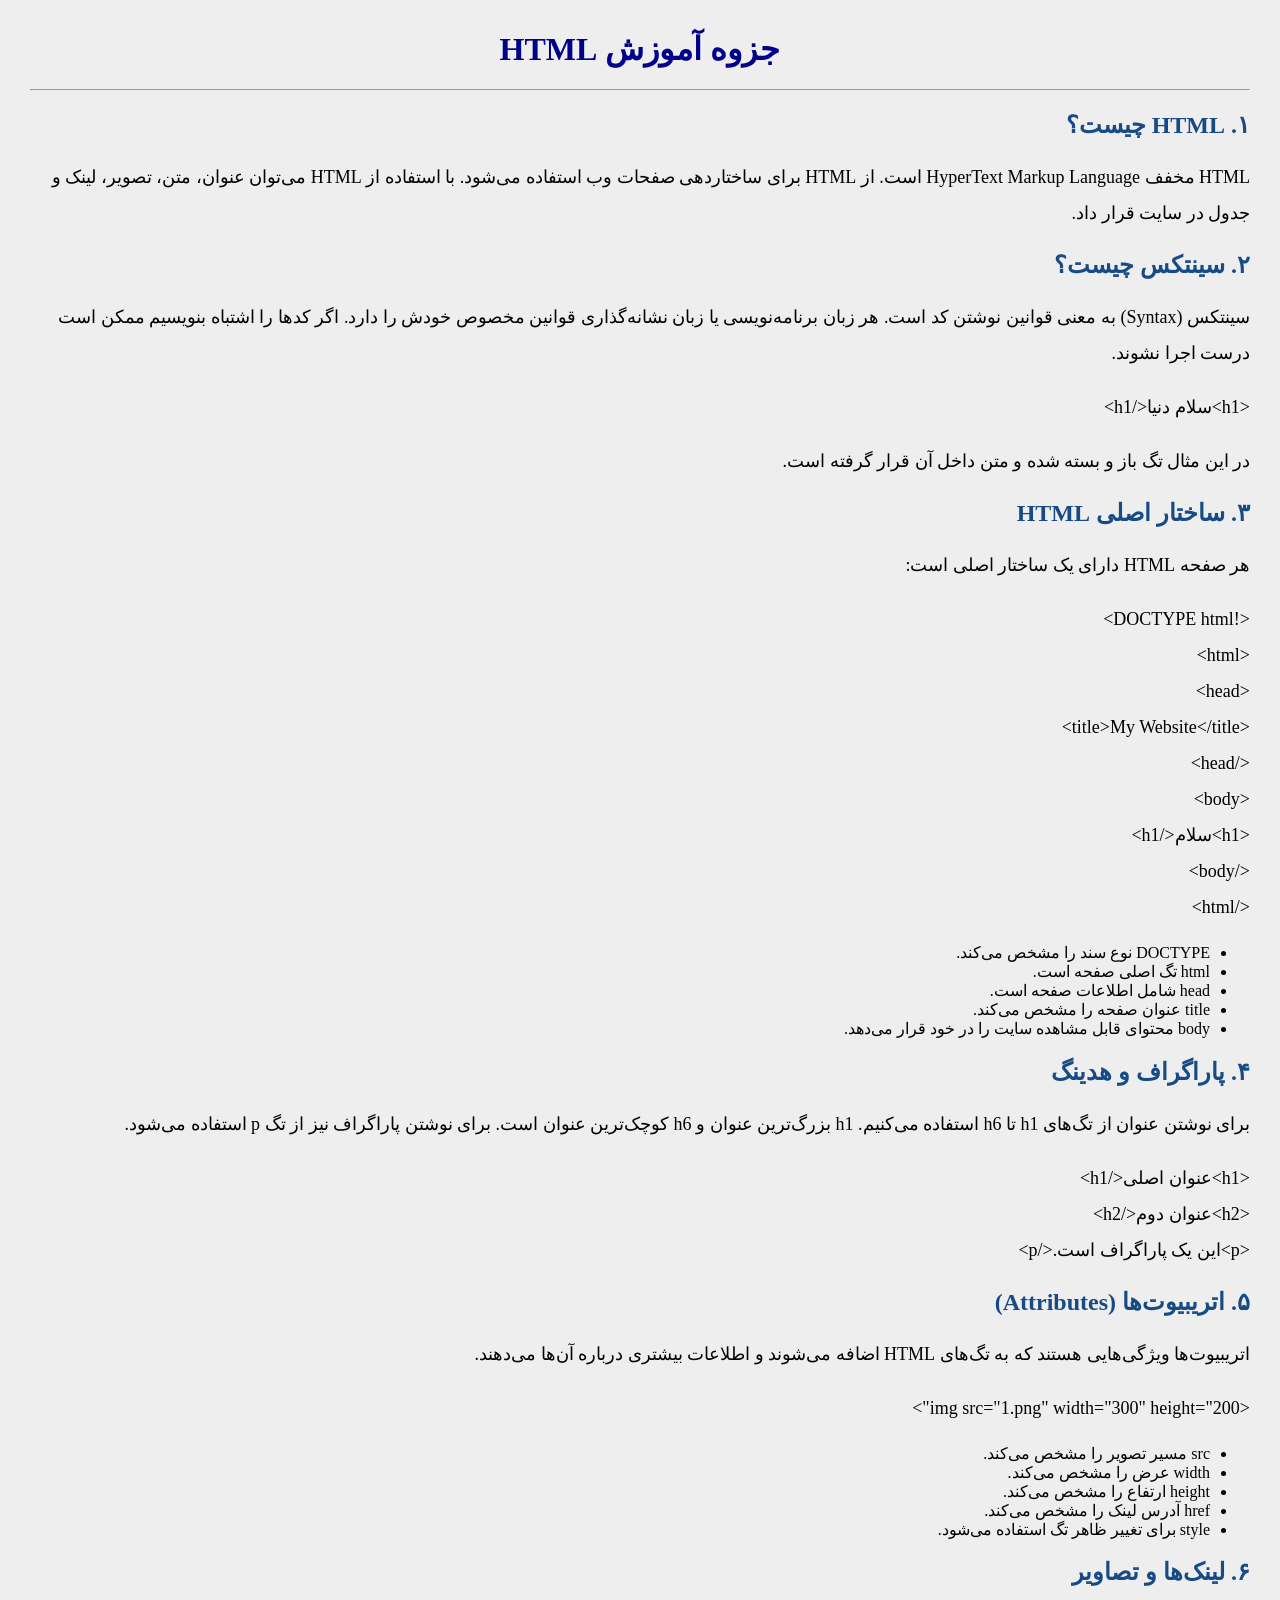
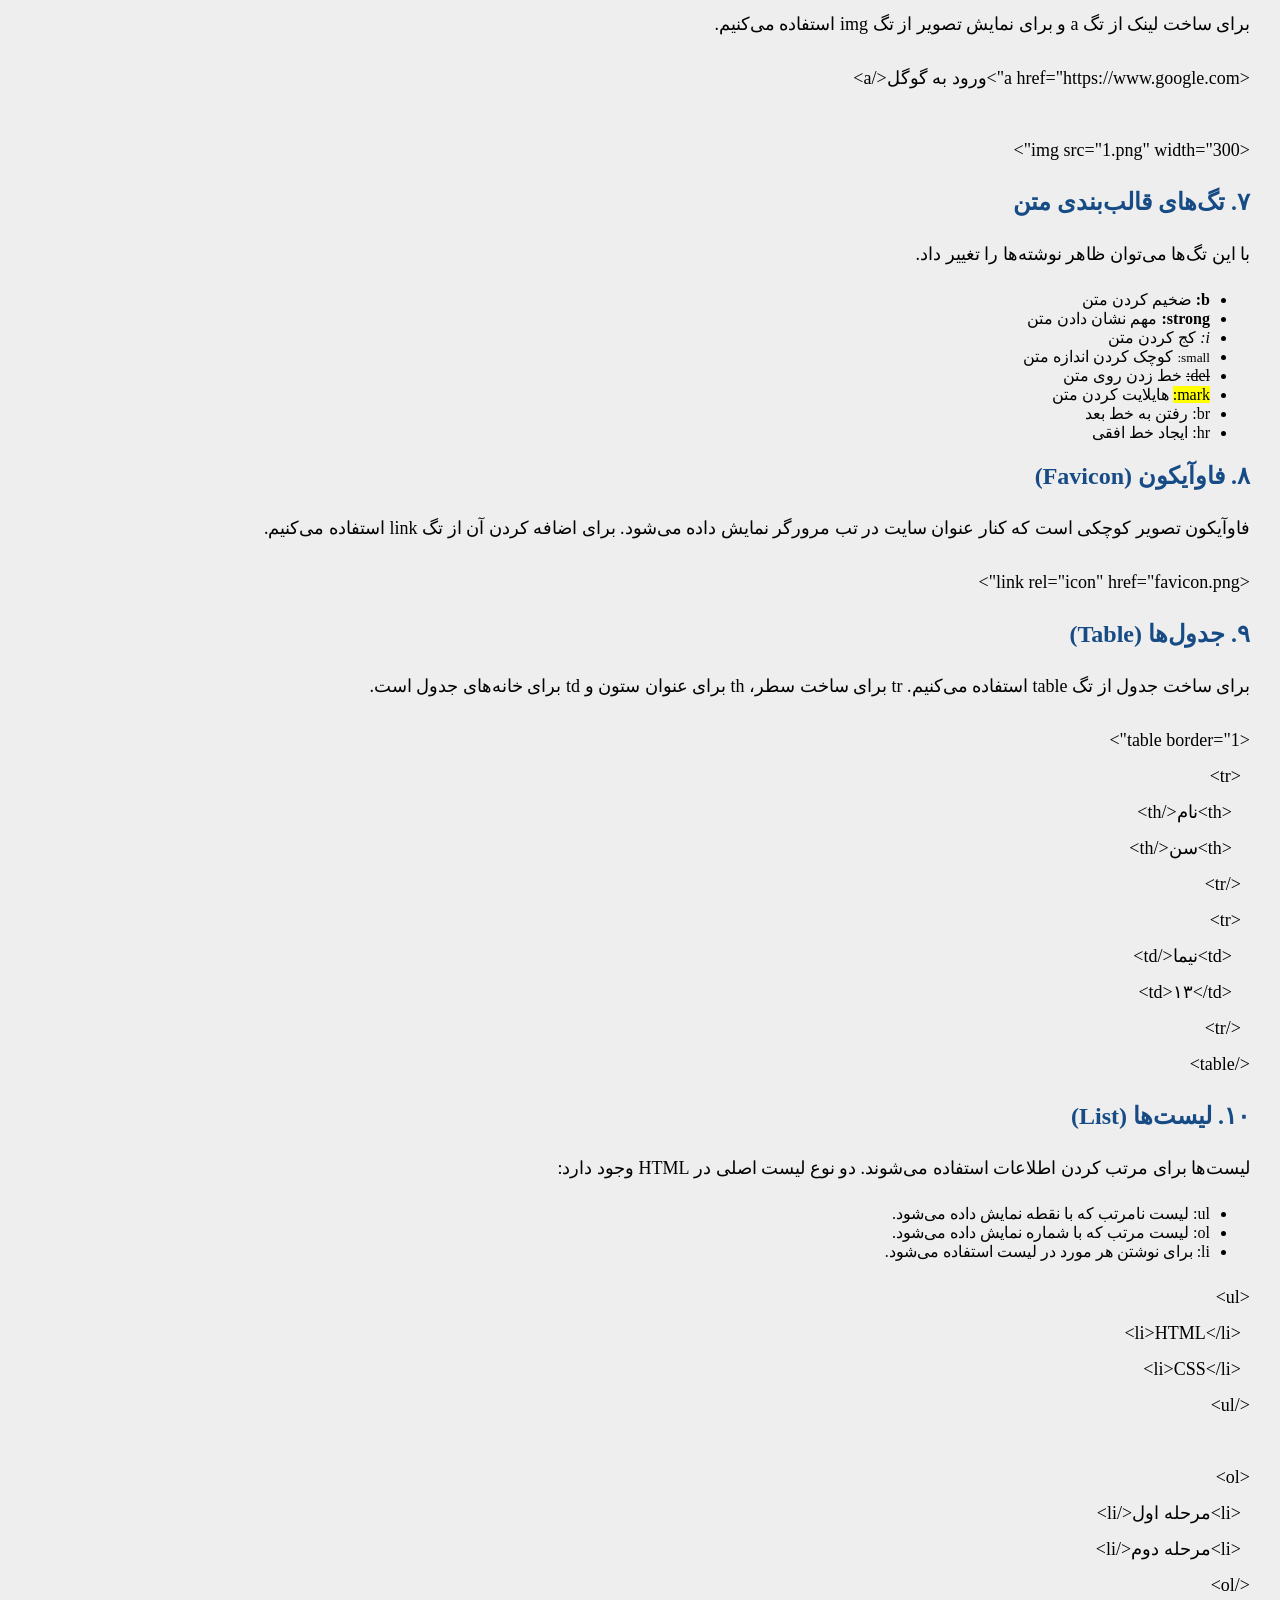
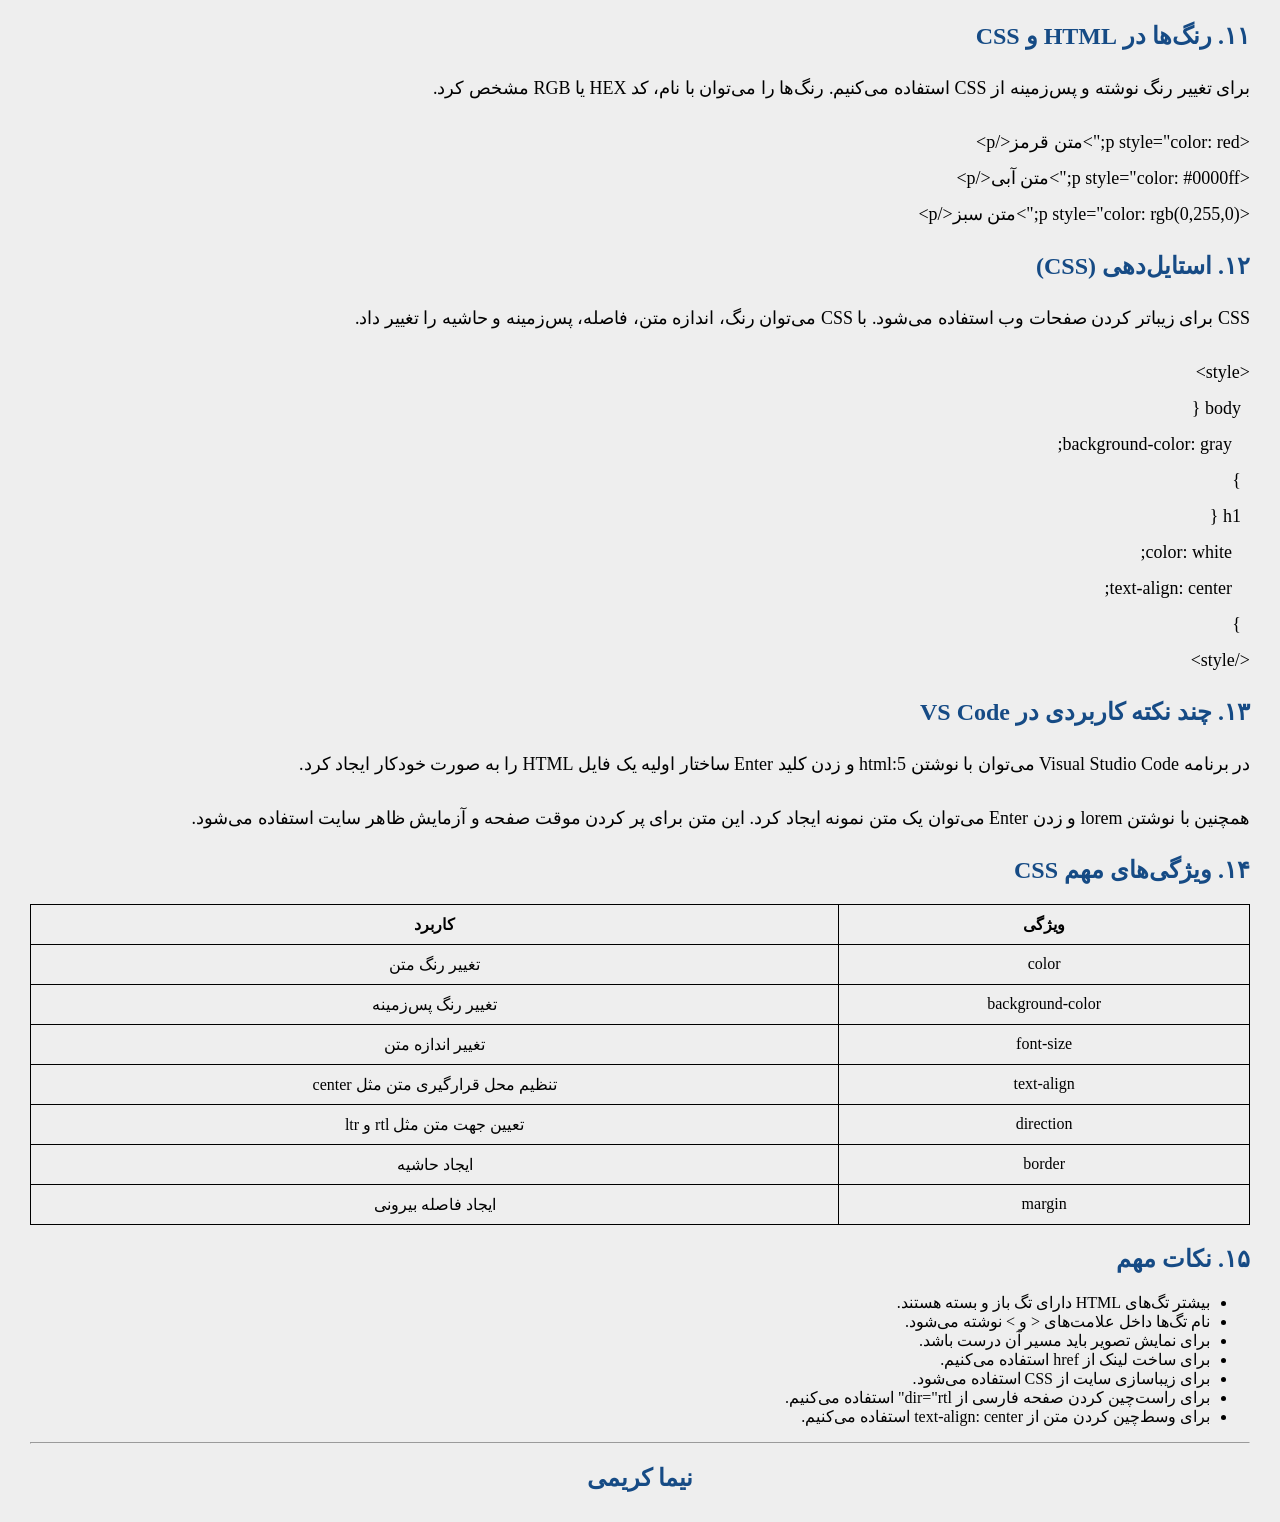
<file: html/index.html>
<!DOCTYPE html>
<html lang="fa" dir="rtl">
<head>
    <meta charset="UTF-8">
    <meta name="viewport" content="width=device-width, initial-scale=1.0">
    <title>جزوه آموزش HTML</title>
    <link rel="icon" href="favicon.png">
    <style>
        body {
            background-color: #eeeeee;
            font-family: Tahoma;
            margin: 30px;
        }
        h1 {
            color: darkblue;
            text-align: center;
        }
        h2 {
            color: #164b85;
        }
        p {
            font-size: 18px;
            line-height: 2;
        }
        pre {
            direction: ltr;
            text-align: left;
            font-size: 15px;
        }
        table {
            width: 100%;
            border: 1px solid black;
            border-collapse: collapse;
        }
        td, th {
            border: 1px solid black;
            padding: 10px;
            text-align: center;
        }
    </style>
    <script>
        !function(e,t,n){
            e.yektanetAnalyticsObject=n,
            e[n]=e[n]||function(){e[n].q.push(arguments)},
            e[n].q=e[n].q||[];
            var a=t.getElementsByTagName("head")[0],
                r=new Date,
                c="https://cdn.yektanet.com/superscript-v2/9zyVSer6/native-nima1592.ir-46655/yn_pub.js?v="
                    +r.getFullYear().toString()+"0"+r.getMonth()+"0"+r.getDate()+"0"+r.getHours(),
                s=t.createElement("link");
            s.rel="preload",
            s.as="script",
            s.href=c,
            a.appendChild(s);
            var l=t.createElement("script");
            l.async=!0,
            l.src=c,
            a.appendChild(l);
        }(window,document,"yektanet");
        </script>
</head>
<body>

    <h1>جزوه آموزش HTML</h1>
    <hr>

    <h2>۱. HTML چیست؟</h2>
    <p>
        HTML مخفف HyperText Markup Language است.
        از HTML برای ساختاردهی صفحات وب استفاده می‌شود.
        با استفاده از HTML می‌توان عنوان، متن، تصویر، لینک و جدول در سایت قرار داد.
    </p>

    <h2>۲. سینتکس چیست؟</h2>
    <p>
        سینتکس (Syntax) به معنی قوانین نوشتن کد است.
        هر زبان برنامه‌نویسی یا زبان نشانه‌گذاری قوانین مخصوص خودش را دارد.
        اگر کدها را اشتباه بنویسیم ممکن است درست اجرا نشوند.
    </p>
    <p>&lt;h1&gt;سلام دنیا&lt;/h1&gt;</p>
    <p>در این مثال تگ باز و بسته شده و متن داخل آن قرار گرفته است.</p>

    <h2>۳. ساختار اصلی HTML</h2>
    <p>هر صفحه HTML دارای یک ساختار اصلی است:</p>
    <p>
        &lt;!DOCTYPE html&gt;<br>
        &lt;html&gt;<br>
        &lt;head&gt;<br>
        &lt;title&gt;My Website&lt;/title&gt;<br>
        &lt;/head&gt;<br>
        &lt;body&gt;<br>
        &lt;h1&gt;سلام&lt;/h1&gt;<br>
        &lt;/body&gt;<br>
        &lt;/html&gt;
    </p>
    <ul>
        <li>DOCTYPE نوع سند را مشخص می‌کند.</li>
        <li>html تگ اصلی صفحه است.</li>
        <li>head شامل اطلاعات صفحه است.</li>
        <li>title عنوان صفحه را مشخص می‌کند.</li>
        <li>body محتوای قابل مشاهده سایت را در خود قرار می‌دهد.</li>
    </ul>

    <h2>۴. پاراگراف و هدینگ</h2>
    <p>
        برای نوشتن عنوان از تگ‌های h1 تا h6 استفاده می‌کنیم.
        h1 بزرگ‌ترین عنوان و h6 کوچک‌ترین عنوان است.
        برای نوشتن پاراگراف نیز از تگ p استفاده می‌شود.
    </p>
    <p>
        &lt;h1&gt;عنوان اصلی&lt;/h1&gt;<br>
        &lt;h2&gt;عنوان دوم&lt;/h2&gt;<br>
        &lt;p&gt;این یک پاراگراف است.&lt;/p&gt;
    </p>

    <h2>۵. اتریبیوت‌ها (Attributes)</h2>
    <p>
        اتریبیوت‌ها ویژگی‌هایی هستند که به تگ‌های HTML اضافه می‌شوند
        و اطلاعات بیشتری درباره آن‌ها می‌دهند.
    </p>
    <p>&lt;img src="1.png" width="300" height="200"&gt;</p>
    <ul>
        <li>src مسیر تصویر را مشخص می‌کند.</li>
        <li>width عرض را مشخص می‌کند.</li>
        <li>height ارتفاع را مشخص می‌کند.</li>
        <li>href آدرس لینک را مشخص می‌کند.</li>
        <li>style برای تغییر ظاهر تگ استفاده می‌شود.</li>
    </ul>

    <h2>۶. لینک‌ها و تصاویر</h2>
    <p>برای ساخت لینک از تگ a و برای نمایش تصویر از تگ img استفاده می‌کنیم.</p>
    <p>
        &lt;a href="https://www.google.com"&gt;ورود به گوگل&lt;/a&gt;<br><br>
        &lt;img src="1.png" width="300"&gt;
    </p>

    <h2>۷. تگ‌های قالب‌بندی متن</h2>
    <p>با این تگ‌ها می‌توان ظاهر نوشته‌ها را تغییر داد.</p>
    <ul>
        <li><b>b:</b> ضخیم کردن متن</li>
        <li><strong>strong:</strong> مهم نشان دادن متن</li>
        <li><i>i:</i> کج کردن متن</li>
        <li><small>small:</small> کوچک کردن اندازه متن</li>
        <li><del>del:</del> خط زدن روی متن</li>
        <li><mark>mark:</mark> هایلایت کردن متن</li>
        <li>br: رفتن به خط بعد</li>
        <li>hr: ایجاد خط افقی</li>
    </ul>

    <h2>۸. فاوآیکون (Favicon)</h2>
    <p>
        فاوآیکون تصویر کوچکی است که کنار عنوان سایت در تب مرورگر نمایش داده می‌شود.
        برای اضافه کردن آن از تگ link استفاده می‌کنیم.
    </p>
    <p>&lt;link rel="icon" href="favicon.png"&gt;</p>

    <h2>۹. جدول‌ها (Table)</h2>
    <p>
        برای ساخت جدول از تگ table استفاده می‌کنیم.
        tr برای ساخت سطر، th برای عنوان ستون و td برای خانه‌های جدول است.
    </p>
    <p>
        &lt;table border="1"&gt;<br>
        &nbsp;&nbsp;&lt;tr&gt;<br>
        &nbsp;&nbsp;&nbsp;&nbsp;&lt;th&gt;نام&lt;/th&gt;<br>
        &nbsp;&nbsp;&nbsp;&nbsp;&lt;th&gt;سن&lt;/th&gt;<br>
        &nbsp;&nbsp;&lt;/tr&gt;<br>
        &nbsp;&nbsp;&lt;tr&gt;<br>
        &nbsp;&nbsp;&nbsp;&nbsp;&lt;td&gt;نیما&lt;/td&gt;<br>
        &nbsp;&nbsp;&nbsp;&nbsp;&lt;td&gt;۱۳&lt;/td&gt;<br>
        &nbsp;&nbsp;&lt;/tr&gt;<br>
        &lt;/table&gt;
    </p>

    <h2>۱۰. لیست‌ها (List)</h2>
    <p>
        لیست‌ها برای مرتب کردن اطلاعات استفاده می‌شوند.
        دو نوع لیست اصلی در HTML وجود دارد:
    </p>
    <ul>
        <li>ul: لیست نامرتب که با نقطه نمایش داده می‌شود.</li>
        <li>ol: لیست مرتب که با شماره نمایش داده می‌شود.</li>
        <li>li: برای نوشتن هر مورد در لیست استفاده می‌شود.</li>
    </ul>
    <p>
        &lt;ul&gt;<br>
        &nbsp;&nbsp;&lt;li&gt;HTML&lt;/li&gt;<br>
        &nbsp;&nbsp;&lt;li&gt;CSS&lt;/li&gt;<br>
        &lt;/ul&gt;<br><br>
        &lt;ol&gt;<br>
        &nbsp;&nbsp;&lt;li&gt;مرحله اول&lt;/li&gt;<br>
        &nbsp;&nbsp;&lt;li&gt;مرحله دوم&lt;/li&gt;<br>
        &lt;/ol&gt;
    </p>

    <h2>۱۱. رنگ‌ها در HTML و CSS</h2>
    <p>
        برای تغییر رنگ نوشته و پس‌زمینه از CSS استفاده می‌کنیم.
        رنگ‌ها را می‌توان با نام، کد HEX یا RGB مشخص کرد.
    </p>
    <p>
        &lt;p style="color: red;"&gt;متن قرمز&lt;/p&gt;<br>
        &lt;p style="color: #0000ff;"&gt;متن آبی&lt;/p&gt;<br>
        &lt;p style="color: rgb(0,255,0);"&gt;متن سبز&lt;/p&gt;
    </p>

    <h2>۱۲. استایل‌دهی (CSS)</h2>
    <p>
        CSS برای زیباتر کردن صفحات وب استفاده می‌شود.
        با CSS می‌توان رنگ، اندازه متن، فاصله، پس‌زمینه و حاشیه را تغییر داد.
    </p>
    <p>
        &lt;style&gt;<br>
        &nbsp;&nbsp;body {<br>
        &nbsp;&nbsp;&nbsp;&nbsp;background-color: gray;<br>
        &nbsp;&nbsp;}<br>
        &nbsp;&nbsp;h1 {<br>
        &nbsp;&nbsp;&nbsp;&nbsp;color: white;<br>
        &nbsp;&nbsp;&nbsp;&nbsp;text-align: center;<br>
        &nbsp;&nbsp;}<br>
        &lt;/style&gt;
    </p>

    <h2>۱۳. چند نکته کاربردی در VS Code</h2>
    <p>
        در برنامه Visual Studio Code می‌توان با نوشتن html:5 و زدن کلید Enter
        ساختار اولیه یک فایل HTML را به صورت خودکار ایجاد کرد.
    </p>
    <p>
        همچنین با نوشتن lorem و زدن Enter می‌توان یک متن نمونه ایجاد کرد.
        این متن برای پر کردن موقت صفحه و آزمایش ظاهر سایت استفاده می‌شود.
    </p>

    <h2>۱۴. ویژگی‌های مهم CSS</h2>
    <table>
        <tr>
            <th>ویژگی</th>
            <th>کاربرد</th>
        </tr>
        <tr>
            <td>color</td>
            <td>تغییر رنگ متن</td>
        </tr>
        <tr>
            <td>background-color</td>
            <td>تغییر رنگ پس‌زمینه</td>
        </tr>
        <tr>
            <td>font-size</td>
            <td>تغییر اندازه متن</td>
        </tr>
        <tr>
            <td>text-align</td>
            <td>تنظیم محل قرارگیری متن مثل center</td>
        </tr>
        <tr>
            <td>direction</td>
            <td>تعیین جهت متن مثل rtl و ltr</td>
        </tr>
        <tr>
            <td>border</td>
            <td>ایجاد حاشیه</td>
        </tr>
        <tr>
            <td>margin</td>
            <td>ایجاد فاصله بیرونی</td>
        </tr>
    </table>

    <h2>۱۵. نکات مهم</h2>
    <ul>
        <li>بیشتر تگ‌های HTML دارای تگ باز و بسته هستند.</li>
        <li>نام تگ‌ها داخل علامت‌های &lt; و &gt; نوشته می‌شود.</li>
        <li>برای نمایش تصویر باید مسیر آن درست باشد.</li>
        <li>برای ساخت لینک از href استفاده می‌کنیم.</li>
        <li>برای زیباسازی سایت از CSS استفاده می‌شود.</li>
        <li>برای راست‌چین کردن صفحه فارسی از dir="rtl" استفاده می‌کنیم.</li>
        <li>برای وسط‌چین کردن متن از text-align: center استفاده می‌کنیم.</li>
    </ul>

    <hr>
    <h2 style="text-align: center;">نیما کریمی</h2>
    <div id="pos-article-display-119277"></div>

</body>
      </html>
</file>
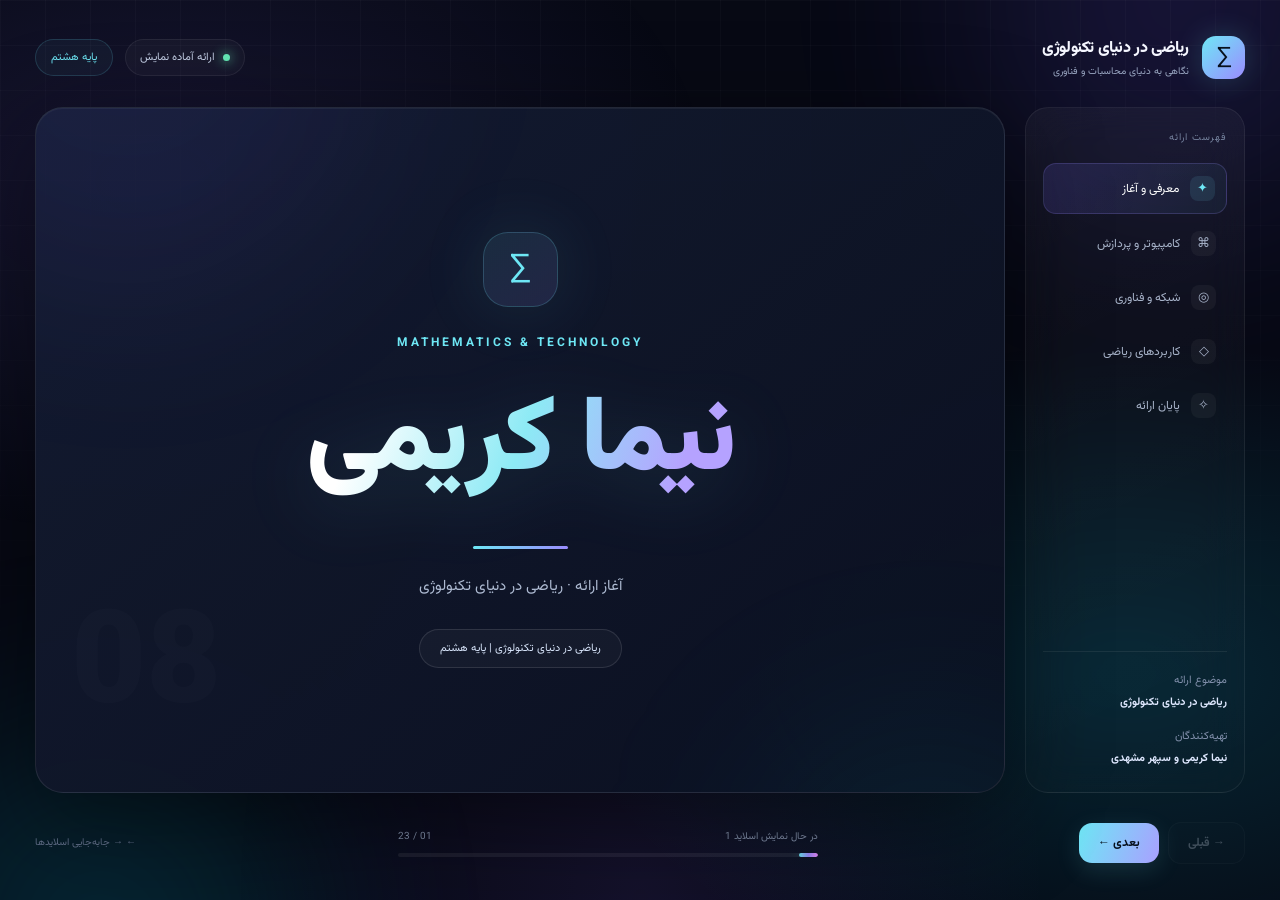
<file: math/index.html>
<!DOCTYPE html>
<html lang="fa" dir="rtl">
<head>
<meta charset="UTF-8">
<meta name="viewport" content="width=device-width, initial-scale=1.0">
<title>ریاضی در دنیای تکنولوژی</title>
<link href="https://fonts.googleapis.com/css2?family=Vazirmatn:wght@300;400;500;600;700;800;900&display=swap" rel="stylesheet">

<style>
:root{
--bg:#070914;
--panel:#101528;
--panel2:#151d34;
--cyan:#6ee7f5;
--purple:#9b8cff;
--pink:#ed8cff;
--white:#f5f7ff;
--muted:#9aa7c2;
--line:#ffffff12;
}

*{
box-sizing:border-box;
}

html{
scroll-behavior:smooth;
}

body{
margin:0;
min-height:100vh;
background:var(--bg);
color:var(--white);
font-family:Vazirmatn,Tahoma,sans-serif;
overflow:hidden;
}

body:before{
content:"";
position:fixed;
inset:0;
background:
radial-gradient(ellipse at 12% 20%,#6655c72b,transparent 35%),
radial-gradient(ellipse at 88% 75%,#00bcd42a,transparent 35%),
radial-gradient(ellipse at 50% 100%,#8b5cf61a,transparent 45%);
pointer-events:none;
}

body:after{
content:"";
position:fixed;
inset:0;
background-image:
linear-gradient(#ffffff06 1px,transparent 1px),
linear-gradient(90deg,#ffffff06 1px,transparent 1px);
background-size:45px 45px;
mask-image:linear-gradient(to bottom,black,transparent 90%);
pointer-events:none;
}

.ambient{
position:fixed;
width:400px;
height:400px;
border-radius:50%;
filter:blur(110px);
opacity:.16;
pointer-events:none;
animation:float 12s ease-in-out infinite alternate;
}

.ambient.one{
background:#7159ff;
top:-200px;
right:-100px;
}

.ambient.two{
background:#00c8df;
bottom:-230px;
left:-100px;
animation-delay:-5s;
}

@keyframes float{
from{transform:translate(0,0)}
to{transform:translate(70px,50px)}
}

.app{
width:min(1500px,100%);
height:100vh;
margin:auto;
padding:25px 35px;
position:relative;
z-index:1;
display:flex;
flex-direction:column;
}

.topbar{
height:65px;
display:flex;
align-items:center;
justify-content:space-between;
flex-shrink:0;
}

.brand{
display:flex;
align-items:center;
gap:13px;
}

.brand-icon{
width:43px;
height:43px;
display:grid;
place-items:center;
border-radius:14px;
font-size:24px;
color:#07101d;
background:linear-gradient(135deg,var(--cyan),var(--purple));
box-shadow:0 0 30px #6ee7f533;
}

.brand-title{
font-size:16px;
font-weight:800;
letter-spacing:-.4px;
}

.brand-sub{
font-size:10px;
color:var(--muted);
margin-top:3px;
}

.top-right{
display:flex;
align-items:center;
gap:12px;
}

.status{
display:flex;
align-items:center;
gap:8px;
font-size:11px;
color:#c5d0e6;
padding:9px 14px;
border:1px solid var(--line);
background:#ffffff08;
border-radius:30px;
}

.status-dot{
width:7px;
height:7px;
background:#65e9b5;
border-radius:50%;
box-shadow:0 0 12px #65e9b5;
}

.grade{
font-size:11px;
padding:9px 15px;
border-radius:30px;
color:var(--cyan);
border:1px solid #6ee7f52b;
background:#6ee7f50b;
}

.main{
flex:1;
min-height:0;
display:grid;
grid-template-columns:220px minmax(0,1fr);
gap:20px;
padding:17px 0;
}

.sidebar{
border:1px solid var(--line);
background:linear-gradient(155deg,#ffffff0b,#ffffff03);
border-radius:23px;
padding:22px 17px;
display:flex;
flex-direction:column;
justify-content:space-between;
backdrop-filter:blur(20px);
}

.side-heading{
font-size:10px;
color:#75829d;
letter-spacing:1px;
margin:0 0 18px;
}

.side-item{
display:flex;
align-items:center;
gap:11px;
padding:12px 11px;
border-radius:13px;
color:#a8b4ca;
font-size:12px;
margin-bottom:5px;
transition:.3s;
}

.side-item.active{
color:white;
background:linear-gradient(100deg,#7667f12c,#6ee7f50d);
border:1px solid #9b8cff35;
}

.side-icon{
width:25px;
height:25px;
display:grid;
place-items:center;
border-radius:8px;
background:#ffffff0b;
font-size:13px;
}

.side-item.active .side-icon{
color:var(--cyan);
background:#6ee7f51b;
}

.side-bottom{
border-top:1px solid var(--line);
padding-top:18px;
}

.side-bottom p{
font-size:11px;
color:#8290ac;
line-height:2;
margin:0;
}

.side-bottom strong{
color:#dfe8ff;
}

.content{
min-width:0;
position:relative;
border:1px solid #ffffff17;
border-radius:28px;
background:
linear-gradient(140deg,#141c32f5,#0b1020f5);
box-shadow:0 25px 100px #0007,inset 0 1px #ffffff0d;
overflow:hidden;
}

.content:before{
content:"";
position:absolute;
width:500px;
height:500px;
border-radius:50%;
background:#7561ff13;
filter:blur(90px);
top:-310px;
left:-160px;
pointer-events:none;
}

.content:after{
content:"";
position:absolute;
width:350px;
height:350px;
border-radius:50%;
background:#00cde713;
filter:blur(100px);
bottom:-280px;
right:-100px;
pointer-events:none;
}

.slide{
display:none;
position:relative;
z-index:1;
height:100%;
padding:clamp(28px,5vw,65px);
flex-direction:column;
animation:slideIn .55s cubic-bezier(.2,.8,.2,1);
}

.slide.active{
display:flex;
}

@keyframes slideIn{
from{
opacity:0;
transform:translateY(20px) scale(.99);
}
to{
opacity:1;
transform:translateY(0) scale(1);
}
}

.slide-header{
display:flex;
align-items:center;
justify-content:space-between;
margin-bottom:35px;
}

.category{
display:flex;
align-items:center;
gap:9px;
font-size:11px;
color:var(--cyan);
background:#6ee7f50b;
border:1px solid #6ee7f522;
padding:9px 15px;
border-radius:30px;
}

.category-dot{
width:6px;
height:6px;
border-radius:50%;
background:var(--cyan);
box-shadow:0 0 12px var(--cyan);
}

.slide-index{
font-size:12px;
color:#71809d;
direction:ltr;
}

.slide-index strong{
font-size:17px;
color:white;
}

.eyebrow{
font-size:12px;
font-weight:700;
color:var(--purple);
margin-bottom:12px;
}

h1{
font-size:clamp(30px,4.2vw,48px);
line-height:1.55;
font-weight:900;
margin:0 0 22px;
letter-spacing:-1px;
max-width:850px;
}

.description{
font-size:clamp(15px,1.6vw,18px);
line-height:2.5;
color:#c3cde0;
max-width:900px;
font-weight:400;
}

.highlight{
margin-top:30px;
display:flex;
align-items:center;
gap:15px;
padding:18px 20px;
border:1px solid #9b8cff30;
border-radius:17px;
background:linear-gradient(100deg,#9b8cff12,#6ee7f509);
max-width:850px;
}

.highlight-icon{
width:37px;
height:37px;
flex-shrink:0;
display:grid;
place-items:center;
border-radius:12px;
background:#9b8cff1d;
color:#c2b8ff;
font-size:19px;
}

.highlight-text{
font-size:14px;
font-weight:700;
line-height:2;
color:#e7eaff;
}

.footer{
margin-top:auto;
padding-top:25px;
display:flex;
align-items:center;
gap:10px;
color:#7887a4;
font-size:11px;
}

.footer-line{
width:22px;
height:2px;
background:var(--cyan);
border-radius:5px;
}

/* صفحه معرفی */

.cover{
align-items:center;
justify-content:center;
text-align:center;
}

.cover-symbol{
width:75px;
height:75px;
display:grid;
place-items:center;
border-radius:25px;
font-size:34px;
color:var(--cyan);
background:linear-gradient(145deg,#6ee7f51a,#9b8cff22);
border:1px solid #6ee7f533;
box-shadow:0 0 70px #6ee7f51a;
margin-bottom:27px;
}

.cover-small{
font-size:12px;
letter-spacing:3px;
color:var(--cyan);
font-weight:700;
margin-bottom:13px;
}

.cover-name{
font-size:clamp(48px,9vw,105px);
font-weight:900;
line-height:1.5;
margin:0;
background:linear-gradient(110deg,#ffffff 15%,#8deaf5 50%,#b5a2ff 85%);
-webkit-background-clip:text;
background-clip:text;
color:transparent;
filter:drop-shadow(0 10px 35px #6ee7f522);
}

.cover-divider{
width:95px;
height:3px;
background:linear-gradient(90deg,var(--cyan),var(--purple));
border-radius:5px;
margin:23px auto;
}

.cover-caption{
font-size:15px;
line-height:2;
color:#aebbd3;
}

.cover-chip{
margin-top:27px;
font-size:11px;
color:#d7e4fa;
padding:10px 20px;
border:1px solid #ffffff1c;
background:#ffffff08;
border-radius:30px;
}

.cover-decoration{
position:absolute;
font-size:130px;
font-weight:900;
color:#ffffff04;
bottom:20px;
left:35px;
pointer-events:none;
}

/* پایان */

.end-slide{
align-items:center;
justify-content:center;
text-align:center;
}

.end-circle{
width:105px;
height:105px;
display:grid;
place-items:center;
border:1px solid #6ee7f544;
border-radius:35px;
font-size:43px;
color:var(--cyan);
background:linear-gradient(135deg,#6ee7f51c,#9b8cff22);
box-shadow:0 0 80px #6ee7f522;
margin-bottom:30px;
}

.end-title{
font-size:clamp(55px,10vw,110px);
font-weight:900;
margin:0;
background:linear-gradient(110deg,#fff,var(--cyan),var(--purple));
-webkit-background-clip:text;
background-clip:text;
color:transparent;
}

.end-subtitle{
color:#9eacc6;
font-size:15px;
margin-top:20px;
}

.end-decoration{
font-size:12px;
letter-spacing:4px;
color:#596783;
margin-top:38px;
}

/* کنترل‌ها */

.bottom{
height:65px;
display:flex;
align-items:center;
justify-content:space-between;
gap:20px;
flex-shrink:0;
}

.buttons{
display:flex;
align-items:center;
gap:9px;
}

button{
font-family:inherit;
cursor:pointer;
border:1px solid #ffffff1b;
background:#ffffff08;
color:#e8efff;
border-radius:13px;
padding:11px 19px;
font-size:12px;
font-weight:700;
transition:.25s;
}

button:hover{
background:#ffffff16;
border-color:#ffffff35;
transform:translateY(-2px);
}

button.primary{
color:#07101c;
border:0;
background:linear-gradient(110deg,var(--cyan),#a9a0ff);
box-shadow:0 7px 25px #6ee7f522;
}

button:disabled{
opacity:.25;
cursor:not-allowed;
transform:none;
}

.progress-area{
flex:1;
max-width:420px;
}

.progress-info{
display:flex;
justify-content:space-between;
font-size:10px;
color:#8390aa;
margin-bottom:9px;
}

.progress-track{
height:4px;
border-radius:10px;
background:#ffffff12;
overflow:hidden;
}

.progress-fill{
height:100%;
width:0;
border-radius:10px;
background:linear-gradient(90deg,var(--cyan),var(--purple),var(--pink));
transition:width .5s cubic-bezier(.2,.8,.2,1);
box-shadow:0 0 12px #6ee7f555;
}

.hint{
font-size:10px;
color:#66738e;
white-space:nowrap;
}

@media(max-width:850px){

.app{
padding:14px;
}

.main{
grid-template-columns:1fr;
}

.sidebar{
display:none;
}

.content{
min-height:0;
}

.slide{
padding:30px;
}

}

@media(max-width:600px){

body{
overflow:auto;
}

.app{
height:100dvh;
min-height:650px;
padding:10px;
}

.topbar{
height:55px;
}

.brand-title{
font-size:13px;
}

.brand-sub,.status{
display:none;
}

.grade{
font-size:10px;
}

.main{
padding:10px 0;
}

.content{
border-radius:21px;
}

.slide{
padding:24px 20px;
}

.slide-header{
margin-bottom:28px;
}

h1{
font-size:29px;
}

.description{
font-size:14px;
line-height:2.35;
}

.highlight{
margin-top:22px;
padding:13px;
}

.highlight-text{
font-size:12px;
}

.bottom{
height:auto;
min-height:75px;
flex-wrap:wrap;
gap:12px;
}

.progress-area{
order:3;
flex-basis:100%;
max-width:none;
}

.hint{
display:none;
}

button{
padding:10px 13px;
}

.cover-name{
font-size:54px;
}

.cover-caption{
font-size:13px;
}

}

@media(max-height:720px) and (min-width:851px){

.app{
padding-top:12px;
padding-bottom:12px;
}

.slide{
padding:25px 45px;
}

.slide-header{
margin-bottom:20px;
}

h1{
font-size:35px;
margin-bottom:12px;
}

.description{
font-size:15px;
line-height:2.1;
}

.highlight{
margin-top:18px;
padding:12px 16px;
}

}

</style>
</head>

<body>

<div class="ambient one"></div>
<div class="ambient two"></div>

<div class="app">

<header class="topbar">

<div class="brand">
<div class="brand-icon">∑</div>
<div>
<div class="brand-title">ریاضی در دنیای تکنولوژی</div>
<div class="brand-sub">نگاهی به دنیای محاسبات و فناوری</div>
</div>
</div>

<div class="top-right">
<div class="status">
<span class="status-dot"></span>
ارائه آماده نمایش
</div>
<div class="grade">پایه هشتم</div>
</div>

</header>

<main class="main">

<aside class="sidebar">

<div>
<p class="side-heading">فهرست ارائه</p>

<div class="side-item active" id="side1">
<span class="side-icon">✦</span>
<span>معرفی و آغاز</span>
</div>

<div class="side-item" id="side2">
<span class="side-icon">⌘</span>
<span>کامپیوتر و پردازش</span>
</div>

<div class="side-item" id="side3">
<span class="side-icon">◎</span>
<span>شبکه و فناوری</span>
</div>

<div class="side-item" id="side4">
<span class="side-icon">◇</span>
<span>کاربردهای ریاضی</span>
</div>

<div class="side-item" id="side5">
<span class="side-icon">✧</span>
<span>پایان ارائه</span>
</div>

</div>

<div class="side-bottom">
<p>
موضوع ارائه<br>
<strong>ریاضی در دنیای تکنولوژی</strong>
</p>
<p style="margin-top:12px">
تهیه‌کنندگان<br>
<strong>نیما کریمی و سپهر مشهدی</strong>
</p>
</div>

</aside>

<section class="content" id="stage"></section>

</main>

<footer class="bottom">

<div class="buttons">
<button id="prev">→ قبلی</button>
<button class="primary" id="next">بعدی ←</button>
</div>

<div class="progress-area">
<div class="progress-info">
<span id="progressText">در حال نمایش اسلاید اول</span>
<span id="counter">01 / 23</span>
</div>
<div class="progress-track">
<div class="progress-fill" id="progress"></div>
</div>
</div>

<div class="hint">← → جابه‌جایی اسلایدها</div>

</footer>

</div>

<script>

const data=[

{
type:"cover",
name:"نیما کریمی",
label:"آغاز ارائه",
caption:"ریاضی در دنیای تکنولوژی",
small:"MATHEMATICS & TECHNOLOGY"
},

{
title:"ریاضی؛ زبان پنهان دنیای تکنولوژی",
body:"تقریباً هر وسیله‌ای که امروز استفاده می‌کنیم، از گوشی و کامپیوتر گرفته تا اینترنت و بازی‌های ویدیویی، به کمک ریاضی کار می‌کند. شاید هنگام استفاده از این وسایل متوجه آن نشویم، اما پشت صفحه‌ای که می‌بینیم محاسبات زیادی انجام می‌شود. در این ارائه می‌خواهیم ببینیم ریاضی چگونه به کامپیوترها کمک می‌کند اطلاعات را بفهمند، پردازش کنند و کارهای مختلفی انجام دهند.",
highlight:"از گوشی هوشمند تا هوش مصنوعی؛ ریاضی در پشت صحنه حضور دارد.",
presenter:"نیما کریمی",
category:"شروع بحث"
},

{
title:"کامپیوتر چطور با ریاضی کار می‌کند؟",
body:"کامپیوتر اطلاعات را دریافت می‌کند، آن‌ها را پردازش می‌کند و نتیجه را نمایش می‌دهد. برای انجام این کار، اطلاعات باید به شکلی قابل فهم ذخیره شوند. درون کامپیوتر، داده‌ها به صورت عددی نمایش داده می‌شوند و پردازنده با دستورهای مشخص آن‌ها را مقایسه یا محاسبه می‌کند. حتی نمایش یک عکس ساده هم به تعداد زیادی محاسبه وابسته است.",
highlight:"ورودی ← پردازش با محاسبات ← خروجی",
presenter:"نیما کریمی",
category:"کامپیوتر و پردازش"
},

{
title:"زبان صفر و یک؛ سیستم دودویی",
body:"ما در زندگی روزمره معمولاً از ده رقم صفر تا نه استفاده می‌کنیم؛ به این روش دستگاه ده‌دهی می‌گویند. اما کامپیوترها در سطح پایه از دو حالت استفاده می‌کنند: صفر و یک. به این روش دستگاه دودویی می‌گویند. هر رقم دودویی یک بیت نام دارد. ترکیب بیت‌ها می‌تواند عددها، متن‌ها، تصویرها و صداها را نمایش دهد. برای نمونه، عدد ده در مبنای دو به شکل 1010 نوشته می‌شود.",
highlight:"۱۰ در مبنای ده = ۱۰۱۰ در مبنای دو",
presenter:"نیما کریمی",
category:"سیستم‌های عددی"
},

{
title:"بیت، بایت و حجم اطلاعات",
body:"کوچک‌ترین واحد رایج برای نمایش اطلاعات دیجیتال، بیت است که می‌تواند صفر یا یک باشد. هر هشت بیت، یک بایت می‌سازد. وقتی یک عکس، فیلم یا بازی را ذخیره می‌کنیم، حجم آن را معمولاً با واحدهایی مثل کیلوبایت، مگابایت و گیگابایت بیان می‌کنیم. هرچه کیفیت عکس یا مدت ویدیو بیشتر باشد، معمولاً فضای بیشتری برای ذخیره آن لازم است.",
highlight:"۸ بیت = ۱ بایت؛ ۱۰۰۰ مگابایت تقریباً ۱ گیگابایت",
presenter:"نیما کریمی",
category:"حجم اطلاعات"
},

{
title:"پردازنده؛ مغز کامپیوتر",
body:"پردازنده یا CPU یکی از مهم‌ترین بخش‌های کامپیوتر است. این قطعه دستورهای برنامه‌ها را اجرا می‌کند و محاسبات لازم را انجام می‌دهد. برای مثال، وقتی در یک بازی حرکت می‌کنیم، کامپیوتر باید موقعیت شخصیت، فاصله از موانع و برخوردها را حساب کند. پردازنده این کارها را با سرعت بسیار بالا انجام می‌دهد.",
highlight:"CPU دستورها را اجرا می‌کند و نتیجه محاسبات را در اختیار بخش‌های دیگر می‌گذارد.",
presenter:"نیما کریمی",
category:"سخت‌افزار"
},

{
title:"برنامه‌نویسی؛ تبدیل فکر به دستور",
body:"برنامه‌نویسی یعنی نوشتن دستورهایی که کامپیوتر بتواند آن‌ها را اجرا کند. در برنامه‌ها از مفاهیم ریاضی مانند عدد، مقایسه، ترتیب و تکرار استفاده می‌شود. مثلاً در یک بازی می‌توانیم تعیین کنیم اگر امتیاز بازیکن به صد رسید، مرحله بعد باز شود. این تصمیم با یک شرط ساده انجام می‌شود و نشان می‌دهد ریاضی چگونه به برنامه‌ها منطق می‌دهد.",
highlight:"اگر امتیاز ≥ ۱۰۰ باشد، مرحله بعد باز شود.",
presenter:"نیما کریمی",
category:"برنامه‌نویسی"
},

{
title:"الگوریتم؛ راه‌حل مرحله‌به‌مرحله",
body:"الگوریتم مجموعه‌ای از مراحل مرتب برای حل یک مسئله است. برای مثال، وقتی می‌خواهیم بزرگ‌ترین عدد بین چند عدد را پیدا کنیم، ابتدا عدد اول را بزرگ‌ترین فرض می‌کنیم، سپس بقیه عددها را یکی‌یکی بررسی می‌کنیم و هر عدد بزرگ‌تر را جایگزین می‌کنیم. کامپیوتر هم برای کارهایی مثل مرتب‌کردن فایل‌ها یا پیدا کردن مسیر از الگوریتم استفاده می‌کند.",
highlight:"مسئله ← مراحل مشخص ← پاسخ",
presenter:"نیما کریمی",
category:"حل مسئله"
},

{
title:"گرافیک کامپیوتری؛ ریاضی در تصویر",
body:"تصویری که روی نمایشگر می‌بینیم از تعداد زیادی نقطه کوچک به نام پیکسل تشکیل شده است. هر پیکسل رنگ و جایگاه مشخصی دارد. کامپیوتر با محاسبه موقعیت و رنگ پیکسل‌ها، تصویر را می‌سازد. در بازی‌ها و انیمیشن‌های سه‌بعدی، هندسه و مختصات کمک می‌کنند شکل‌ها در فضا قرار بگیرند و حرکت کنند.",
highlight:"مختصات، شکل‌ها و رنگ‌ها به ساخت تصویر دیجیتال کمک می‌کنند.",
presenter:"نیما کریمی",
category:"گرافیک و هندسه"
},

{
title:"اینترنت؛ شبکه‌ای از عددها",
body:"وقتی پیامی را از طریق اینترنت می‌فرستیم، اطلاعات معمولاً به بخش‌های کوچک‌تری به نام بسته تقسیم می‌شوند. این بسته‌ها از مسیرهای مختلف شبکه عبور می‌کنند و در مقصد دوباره کنار هم قرار می‌گیرند. سرعت انتقال اطلاعات با واحدهایی مثل مگابیت بر ثانیه سنجیده می‌شود. اندازه بسته‌ها، سرعت شبکه و زمان انتقال، همگی با عدد و محاسبه ارتباط دارند.",
highlight:"اطلاعات به بسته‌ها تقسیم می‌شود، منتقل می‌شود و در مقصد بازسازی می‌شود.",
presenter:"نیما کریمی",
category:"اینترنت"
},

{
title:"امنیت دیجیتال و رمزنگاری",
body:"وقتی وارد حساب کاربری می‌شویم یا خرید اینترنتی انجام می‌دهیم، لازم است اطلاعاتمان از دسترس افراد غیرمجاز دور بماند. رمزنگاری روشی است که اطلاعات خوانا را با کمک یک روش و کلید ریاضی به شکل دیگری تبدیل می‌کند. فقط کسی که کلید مناسب را داشته باشد می‌تواند آن را به حالت اصلی برگرداند. به همین دلیل ریاضی در امنیت پیام‌ها و اطلاعات نقش مهمی دارد.",
highlight:"اطلاعات اصلی + کلید رمزنگاری ← متن رمز‌شده",
presenter:"نیما کریمی",
category:"امنیت اطلاعات"
},

{
type:"cover",
name:"سپهر مشهدی",
label:"ادامه ارائه",
caption:"از شبکه‌های هوشمند تا کاربردهای روزمره ریاضی",
small:"MATHEMATICS & TECHNOLOGY"
},

{
title:"شبکه و آدرس IP",
body:"برای اینکه اطلاعات در شبکه به دستگاه درست برسد، هر دستگاه در شبکه به یک نشانی نیاز دارد. یکی از این نشانی‌ها آدرس IP است. می‌توانیم آن را مانند نشانی یک خانه در نظر بگیریم؛ با این تفاوت که برای شناسایی دستگاه‌ها در شبکه استفاده می‌شود. مودم و روتر کمک می‌کنند داده‌ها مسیر مناسب را پیدا کنند و به مقصد برسند.",
highlight:"آدرس IP به شناسایی دستگاه‌ها در شبکه کمک می‌کند.",
presenter:"سپهر مشهدی",
category:"شبکه و ارتباطات"
},

{
title:"دانلود؛ حجم فایل و سرعت اینترنت",
body:"برای تخمین زمان دانلود، باید حجم فایل و سرعت دریافت را در نظر بگیریم. فرض کنیم حجم یک فایل صد مگابایت باشد و سرعت دانلود واقعی ده مگابایت در ثانیه باشد. در شرایط ساده، با تقسیم حجم فایل بر سرعت، زمان تقریبی به دست می‌آید: ده ثانیه. البته در دنیای واقعی سرعت اینترنت ثابت نیست و واحد مگابیت با مگابایت تفاوت دارد.",
highlight:"زمان تقریبی دانلود = حجم فایل ÷ سرعت دانلود",
presenter:"سپهر مشهدی",
category:"سرعت و محاسبه"
},

{
title:"هوش مصنوعی؛ پیدا کردن الگوها",
body:"هوش مصنوعی در بسیاری از برنامه‌ها برای تشخیص الگوها استفاده می‌شود. برای مثال، یک سیستم می‌تواند با دیدن تعداد زیادی تصویر یاد بگیرد که گربه چه ویژگی‌هایی دارد. ریاضی و آمار به این سیستم کمک می‌کنند داده‌ها را بررسی کند، شباهت‌ها را پیدا کند و میزان خطای پیش‌بینی خود را کاهش دهد. بنابراین هوش مصنوعی فقط یک برنامه جادویی نیست؛ پشت آن داده و محاسبه وجود دارد.",
highlight:"داده‌ها ← پیدا کردن الگو ← پیش‌بینی یا تشخیص",
presenter:"سپهر مشهدی",
category:"هوش مصنوعی"
},

{
title:"رباتیک؛ ریاضی در حرکت",
body:"ربات‌ها برای حرکت‌کردن باید محیط اطراف خود را اندازه‌گیری کنند. حسگرها می‌توانند فاصله تا مانع یا جهت حرکت را تشخیص دهند. سپس برنامه ربات با استفاده از این اطلاعات تصمیم می‌گیرد موتور را چقدر بچرخاند یا چه زمانی متوقف شود. زاویه‌ها، فاصله‌ها و زمان در کنترل حرکت ربات نقش مهمی دارند.",
highlight:"اندازه‌گیری فاصله و زاویه، به ربات کمک می‌کند مسیرش را انتخاب کند.",
presenter:"سپهر مشهدی",
category:"رباتیک"
},

{
title:"الکترونیک؛ عددها در مدار",
body:"قطعات الکترونیکی با جریان و ولتاژ کار می‌کنند. یکی از رابطه‌های معروف در مدارهای ساده، قانون اهم است که ارتباط ولتاژ، جریان و مقاومت را نشان می‌دهد. با دانستن دو مقدار می‌توان مقدار سوم را محاسبه کرد. این رابطه در طراحی و بررسی مدارها کاربرد دارد و به مهندسان کمک می‌کند قطعات مناسب را انتخاب کنند.",
highlight:"قانون اهم: ولتاژ = جریان × مقاومت  (V = I × R)",
presenter:"سپهر مشهدی",
category:"الکترونیک"
},

{
title:"بازی‌های ویدیویی؛ هندسه و فیزیک",
body:"در بازی‌های ویدیویی، موقعیت شخصیت‌ها و اشیا با مختصات مشخص می‌شود. بازی باید فاصله میان دو جسم را حساب کند تا بفهمد آیا با هم برخورد کرده‌اند یا نه. برای حرکت واقع‌گرایانه نیز از مفاهیمی مانند سرعت، شتاب، زاویه و مسیر استفاده می‌شود. حتی نور و سایه در بازی‌ها با محاسبات پیچیده ساخته می‌شوند.",
highlight:"مختصات + فاصله + سرعت = بخشی از دنیای واقعی بازی",
presenter:"سپهر مشهدی",
category:"بازی‌های رایانه‌ای"
},

{
title:"GPS و نقشه‌های دیجیتال",
body:"GPS با دریافت سیگنال از ماهواره‌ها به تعیین موقعیت کمک می‌کند. برنامه‌های نقشه با استفاده از موقعیت، فاصله مسیرها و اطلاعات ترافیک می‌توانند مسیرهای مختلف را مقایسه کنند. سپس زمان تقریبی رسیدن را تخمین می‌زنند. پس وقتی یک مسیر کوتاه‌تر یا خلوت‌تر پیشنهاد می‌شود، پشت این پیشنهاد اندازه‌گیری و محاسبه وجود دارد.",
highlight:"موقعیت + فاصله + شرایط مسیر ← تخمین زمان رسیدن",
presenter:"سپهر مشهدی",
category:"مسیریابی"
},

{
title:"شغل‌های آینده در دنیای تکنولوژی",
body:"بسیاری از شغل‌های امروزی و آینده با ریاضی و فناوری ارتباط دارند. برنامه‌نویس‌ها نرم‌افزار می‌سازند، مهندسان کامپیوتر سخت‌افزار و سیستم‌ها را طراحی می‌کنند، متخصصان شبکه ارتباط دستگاه‌ها را برقرار می‌کنند و پژوهشگران هوش مصنوعی روی تحلیل داده کار می‌کنند. حتی طراحی بازی و ساخت انیمیشن هم به منطق، هندسه و محاسبات نیاز دارد.",
highlight:"برنامه‌نویسی، شبکه، هوش مصنوعی، رباتیک و طراحی بازی",
presenter:"سپهر مشهدی",
category:"آینده فناوری"
},

{
title:"ریاضی در زندگی روزمره",
body:"ریاضی فقط در کامپیوتر و آزمایشگاه نیست؛ هر روز از آن استفاده می‌کنیم. هنگام خرید، درصد تخفیف و قیمت نهایی را حساب می‌کنیم. هنگام آشپزی، مقدار مواد را اندازه می‌گیریم. برای رسیدن به مدرسه زمان و فاصله را در نظر می‌گیریم و در ورزش، امتیازها و زمان بازی را می‌سنجیم. این محاسبات کمک می‌کنند تصمیم‌های دقیق‌تری بگیریم.",
highlight:"تخفیف، اندازه‌گیری، زمان، فاصله و بودجه همگی کاربرد ریاضی‌اند.",
presenter:"سپهر مشهدی",
category:"زندگی روزمره"
},

{
title:"جمع‌بندی؛ ریاضی، ابزار فهم دنیای امروز",
body:"در این ارائه دیدیم که ریاضی در بخش‌های مختلف فناوری حضور دارد: از صفر و یک و پردازنده گرفته تا برنامه‌نویسی، اینترنت، امنیت، هوش مصنوعی و رباتیک. همچنین فهمیدیم که ریاضی در خرید، آشپزی، ورزش و برنامه‌ریزی روزانه هم به ما کمک می‌کند. لازم نیست همه ما ریاضی‌دان شویم؛ اما یادگیری ریاضی باعث می‌شود فناوری اطرافمان را بهتر بفهمیم و بتوانیم در آینده چیزهای تازه‌ای بسازیم.",
highlight:"ریاضی فقط یک درس نیست؛ ابزاری برای فهمیدن و ساختن دنیاست.",
presenter:"سپهر مشهدی",
category:"جمع‌بندی"
},

{
type:"end"
}

];

const stage=document.getElementById("stage");

data.forEach((item,index)=>{

const slide=document.createElement("article");
slide.className="slide";

if(item.type==="cover"){

slide.classList.add("cover");

slide.innerHTML=`
<div class="cover-symbol">∑</div>
<div class="cover-small">${item.small}</div>
<h1 class="cover-name">${item.name}</h1>
<div class="cover-divider"></div>
<div class="cover-caption">${item.label} · ${item.caption}</div>
<div class="cover-chip">ریاضی در دنیای تکنولوژی | پایه هشتم</div>
<div class="cover-decoration">08</div>
`;

}else if(item.type==="end"){

slide.classList.add("end-slide");

slide.innerHTML=`
<div class="end-circle">✦</div>
<h1 class="end-title">پایان</h1>
<div class="end-subtitle">از توجه شما سپاسگزاریم</div>
<div class="end-decoration">MATHEMATICS · TECHNOLOGY · FUTURE</div>
`;

}else{

slide.innerHTML=`
<div class="slide-header">
<div class="category">
<span class="category-dot"></span>
${item.category}
</div>
<div class="slide-index">
<strong>${String(index+1).padStart(2,"0")}</strong> / 23
</div>
</div>

<div class="eyebrow">ریاضی در دنیای تکنولوژی</div>

<h1>${item.title}</h1>

<div class="description">${item.body}</div>

<div class="highlight">
<div class="highlight-icon">✦</div>
<div class="highlight-text">${item.highlight}</div>
</div>

<div class="footer">
<div class="footer-line"></div>
ارائه‌دهنده: ${item.presenter}
</div>
`;

}

stage.appendChild(slide);

});

const slides=[...document.querySelectorAll(".slide")];

let current=0;

const prev=document.getElementById("prev");
const next=document.getElementById("next");
const progress=document.getElementById("progress");
const counter=document.getElementById("counter");
const progressText=document.getElementById("progressText");

function updateSidebar(){

const items=[
document.getElementById("side1"),
document.getElementById("side2"),
document.getElementById("side3"),
document.getElementById("side4"),
document.getElementById("side5")
];

let active=0;

if(current===0)active=0;
else if(current<=10)active=1;
else if(current<=17)active=2;
else if(current<=21)active=3;
else active=4;

items.forEach((item,index)=>{
item.classList.toggle("active",index===active);
});

}

function show(number){

current=Math.max(0,Math.min(slides.length-1,number));

slides.forEach((slide,index)=>{
slide.classList.toggle("active",index===current);
});

prev.disabled=current===0;
next.disabled=current===slides.length-1;

progress.style.width=((current+1)/slides.length*100)+"%";

counter.textContent=
String(current+1).padStart(2,"0")+" / 23";

progressText.textContent=
current===22?"پایان ارائه":
"در حال نمایش اسلاید "+(current+1);

updateSidebar();

}

prev.addEventListener("click",()=>{
show(current-1);
});

next.addEventListener("click",()=>{
show(current+1);
});

document.addEventListener("keydown",event=>{

if(["ArrowLeft","PageDown"," "].includes(event.key)){
event.preventDefault();
show(current+1);
}

if(["ArrowRight","PageUp"].includes(event.key)){
event.preventDefault();
show(current-1);
}

if(event.key==="Home")show(0);
if(event.key==="End")show(22);

});

let touchStart=0;

stage.addEventListener("touchstart",event=>{
touchStart=event.changedTouches[0].screenX;
},{passive:true});

stage.addEventListener("touchend",event=>{

const difference=event.changedTouches[0].screenX-touchStart;

if(Math.abs(difference)>60){
show(current+(difference<0?1:-1));
}

},{passive:true});

show(0);

</script>

</body>
</html>
</file>
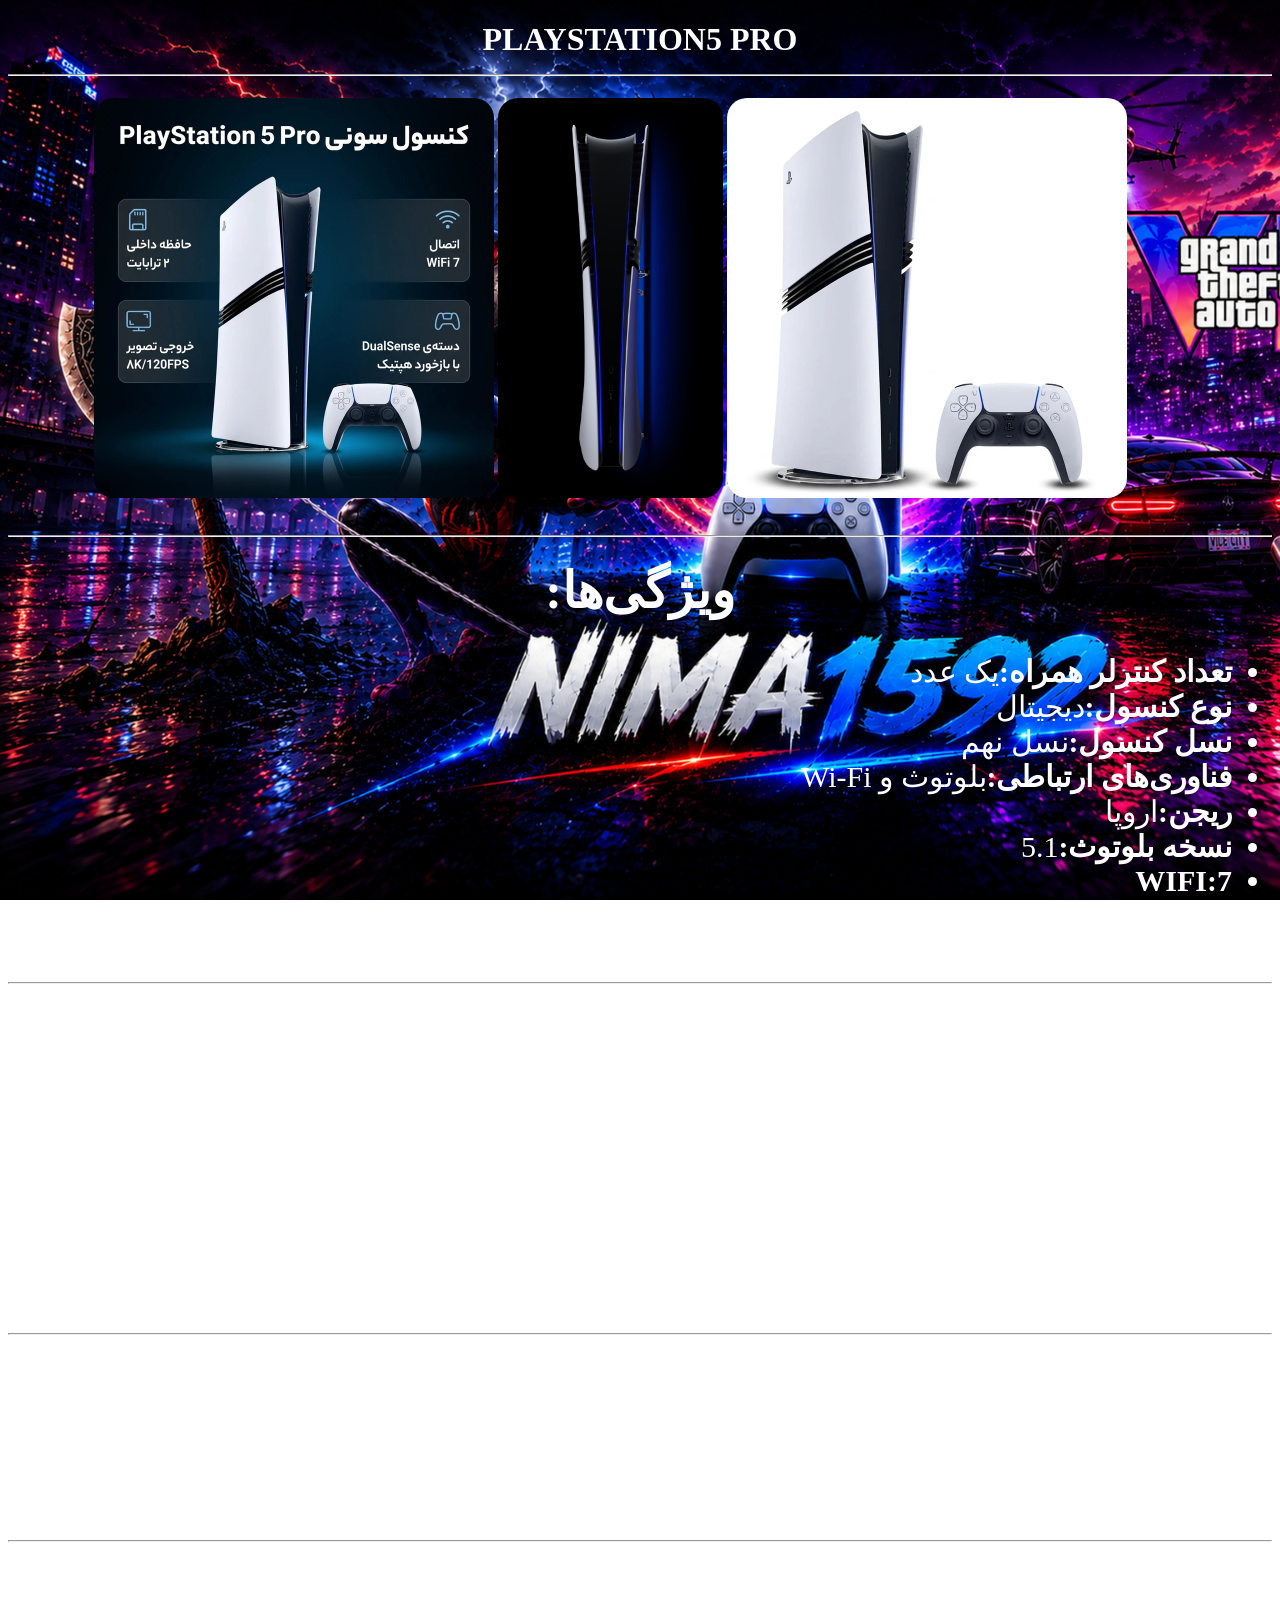
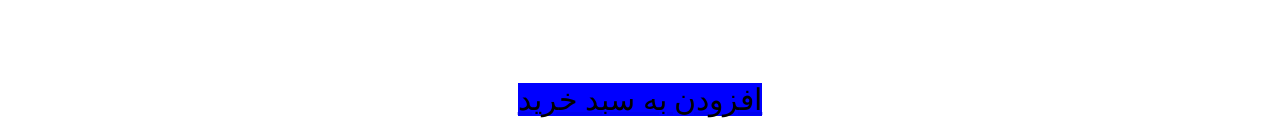
<file: ps5/index.html>
<!DOCTYPE html>
<html lang="fa" dir="rtl">
<head>
    <meta charset="UTF-8">
    <meta name="viewport" content="width=device-width, initial-scale=1.0">
    <title>PS5PRO</title>
    <style>
        body {
        background-image:url("1.png");
        background-size: cover;
        background-attachment: fixed;
        }
    </style>
    <script>
    !function(e,t,n){
        e.yektanetAnalyticsObject=n,
        e[n]=e[n]||function(){e[n].q.push(arguments)},
        e[n].q=e[n].q||[];
    var a=t.getElementsByTagName("head")[0],
        r=new Date,
            c="https://cdn.yektanet.com/superscript-v2/9zyVSer6/native-nima1592.ir-46655/yn_pub.js?v="
                +r.getFullYear().toString()+"0"+r.getMonth()+"0"+r.getDate()+"0"+r.getHours(),
            s=t.createElement("link");
        s.rel="preload",
        s.as="script",
        s.href=c,
        a.appendChild(s);
        var l=t.createElement("script");
        l.async=!0,
        l.src=c,
        a.appendChild(l);
    }(window,document,"yektanet");
    </script>
</head>
<body>
    <H1 style="text-align: center;color:white;"><b>PLAYSTATION5 PRO</b><HR></HR></H1>
    <img style="border-radius: 20px;margin-right:11.5%;" src="./1.webp" alt="PS5 PRO" width="400">
    <img style="border-radius: 20px;;" src="./download (2).png" alt="PS5 PRO" height="400">
    <img style="border-radius: 20px;" src="./2.webp" alt="PS5 PRO" width="400">
    <h1 style="color: white;text-align: center;font-size: 50px;"><hr><b>ویژگی‌ها:</b></h1></h1>
    <ul style="color: white;font-size: 30px;">
        <li><b>تعداد کنترلر همراه:</b>یک عدد</li>
        <li><b>نوع کنسول:</b>دیجیتال</li>
        <li><b>نسل کنسول:</b>نسل نهم</li>
        <li><b>فناوری‌های ارتباطی:</b>بلوتوث و Wi-Fi</li>
        <li><b>ریجن:</b>اروپا</li>
        <li><b>نسخه‌ بلوتوث:</b>5.1</li>
        <li><b>WIFI:7</b></li>
    </ul>
    <H1 style="text-align: center;color: white;">معرفی:
    <hr></H1>
    <h2 style="color: white;"><b>پلی‌استیشن 5 پرو (PlayStation 5 Pro) نسخه‌ای قدرتمندتر از کنسول نسل نهمی سونی است که برای گیمرهای حرفه‌ای و علاقه‌مندان به بالاترین سطح کیفیت گرافیکی طراحی شده است. این مدل با ارتقاء سخت‌افزاری قابل توجه، تجربه‌ای پیشرفته‌تر از نسخه استاندارد ارائه می‌دهد. پردازنده گرافیکی قوی‌تر با معماری RDNA 3 و توان پردازشی بالاتر، امکان اجرای بازی‌ها با وضوح 4K پایدارتر، فریم‌ریت بالاتر و حتی پشتیبانی از خروجی 8K را فراهم می‌کند. PS5 Pro همچنین از فناوری پیشرفته رندرینگ مانند Ray Tracing بهره می‌برد که موجب نورپردازی و بازتاب‌های واقع‌گرایانه‌تر در بازی‌ها می‌شود. حافظه داخلی 2 ترابایتی SSD با سرعت بالا، زمان بارگذاری را به حداقل می‌رساند و فضای کافی برای نصب بازی‌های حجیم فراهم می‌آورد. طراحی این مدل کمی بزرگ‌تر و خشن‌تر از نسخه اسلیم است و با تهویه بهبود یافته، سیستم خنک‌کننده قدرتمندتری دارد. پلی‌استیشن 5 پرو گزینه‌ای ایده‌آل برای کاربرانی است که به گرافیک بالا، روانی بازی و آماده‌بودن برای آینده بازی‌ها اهمیت می‌دهند. این کنسول نمایانگر اوج تکنولوژی بازی در نسل نهم است.</b></h2>
    <h1 style="color: white;text-align: center;"><b>بررسی تخصصی:</b><hr></h1>
    <h1 style="color: white;"><b>قدرت بیشتر، تجربه‌ای روان‌تر</b></h1>
    <h2 style="color: white;text-align: center;"><b>کنسول پلی‌استیشن 5 پرو، جدیدترین و قدرتمندترین عضو خانواده‌ی پلی‌استیشن 5 سونی است که به عنوان یک ارتقای میان‌نسلی، با هدف ارائه‌ی تجربه‌ای بهبودیافته از نظر گرافیکی و عملکردی برای علاقه‌مندان و کاربران حرفه‌ای طراحی شده است. این کنسول بدون شک بهترین دستگاه پلی‌استیشن 5 موجود در بازار است و پیشرفت‌های آن، سطح جدیدی از غوطه‌وری و زیبایی بصری را به بازی‌ها می‌آورد، در حالی که عملکرد روان‌تر و نرخ فریم پایدارتری را نیز ارائه می‌دهد.</b><hr></h2>
    <h1 style="color: white;text-align: center;"><b>قیمت:</b><del>۳۸۸,۲۶۶,۳۰۰</del></h1>
    <h1 style="color: white;text-align: center;"><b>۳۵۷,۲۰۵,۰۰۰</b></h1>
    <div style="text-align: center;">
    <a style="font-size: 30px; text-align: center;" href="./order.html"><mark style="background-color: blue;">افزودن به سبد خرید</mark></a>
    </div>
    <div id="pos-article-display-119277"></div>
    
</body>
</html>
</file>
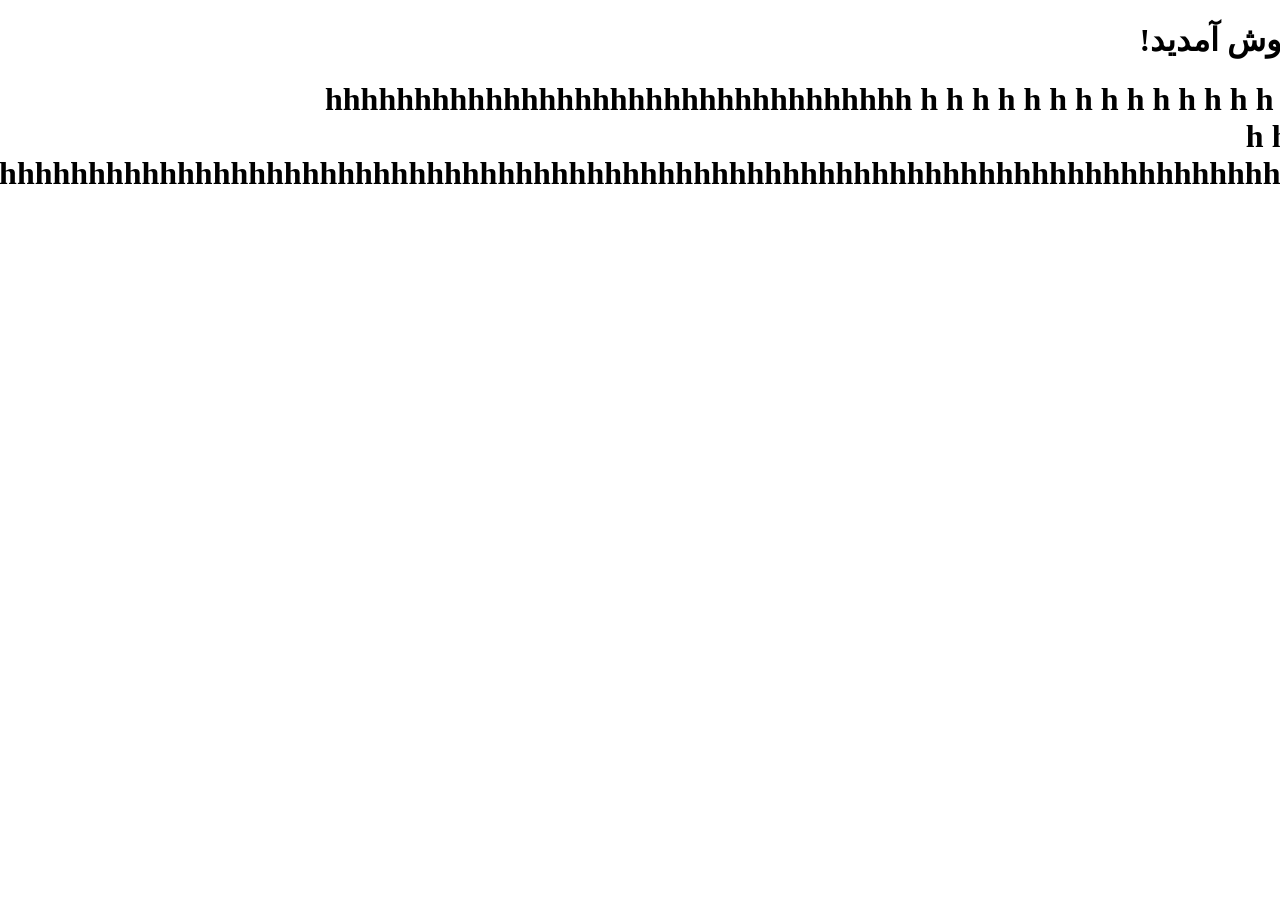
<file: Ad/k.html>
<!DOCTYPE html>
<html lang="fa" dir="rtl">
<head>
    <meta charset="UTF-8">
    <meta name="viewport" content="width=device-width, initial-scale=1.0">
    <title>تبلیغات نیما1592</title>

    <script>
        !function(e,t,n){
            e.yektanetAnalyticsObject=n,
            e[n]=e[n]||function(){e[n].q.push(arguments)},
            e[n].q=e[n].q||[];
            var a=t.getElementsByTagName("head")[0],
                r=new Date,
                c="https://cdn.yektanet.com/superscript-v2/9zyVSer6/native-nima1592.ir-46655/yn_pub.js?v="
                    +r.getFullYear().toString()+"0"+r.getMonth()+"0"+r.getDate()+"0"+r.getHours(),
                s=t.createElement("link");
            s.rel="preload",
            s.as="script",
            s.href=c,
            a.appendChild(s);
            var l=t.createElement("script");
            l.async=!0,
            l.src=c,
            a.appendChild(l);
        }(window,document,"yektanet");
    </script>
</head>
<body>
    <h1>به سایت NIMA1592 خوش آمدید!</h1>
    <h1>hhhhhhhhhhhhhhhhhhhhhhhhhhhhhhhhh
        h
        h
        h
        
        
        h
        h
        h
        h
        h
        h
        h
        h
        h
        h
        h
        h
        h
        h
        h
        h
        h
        h
        h
        h
        h
        h
        h
        h
        h
        h
        h
        h
        h
        hh
        
        h
        h
        hh
        h
        h
        hhhhhhhhhhhhhhhhhhhhhhhhhhhhhhhhhhhhhhhhhhhhhhhhhhhhhhhhhhhhhhhhhhhhhhhhhhhhhhhhhhhhhhhhh</h1>
    <p>تبلیغات سایت:</p>

    <div id="pos-article-display-119277"></div>
</body>
</html>
</file>
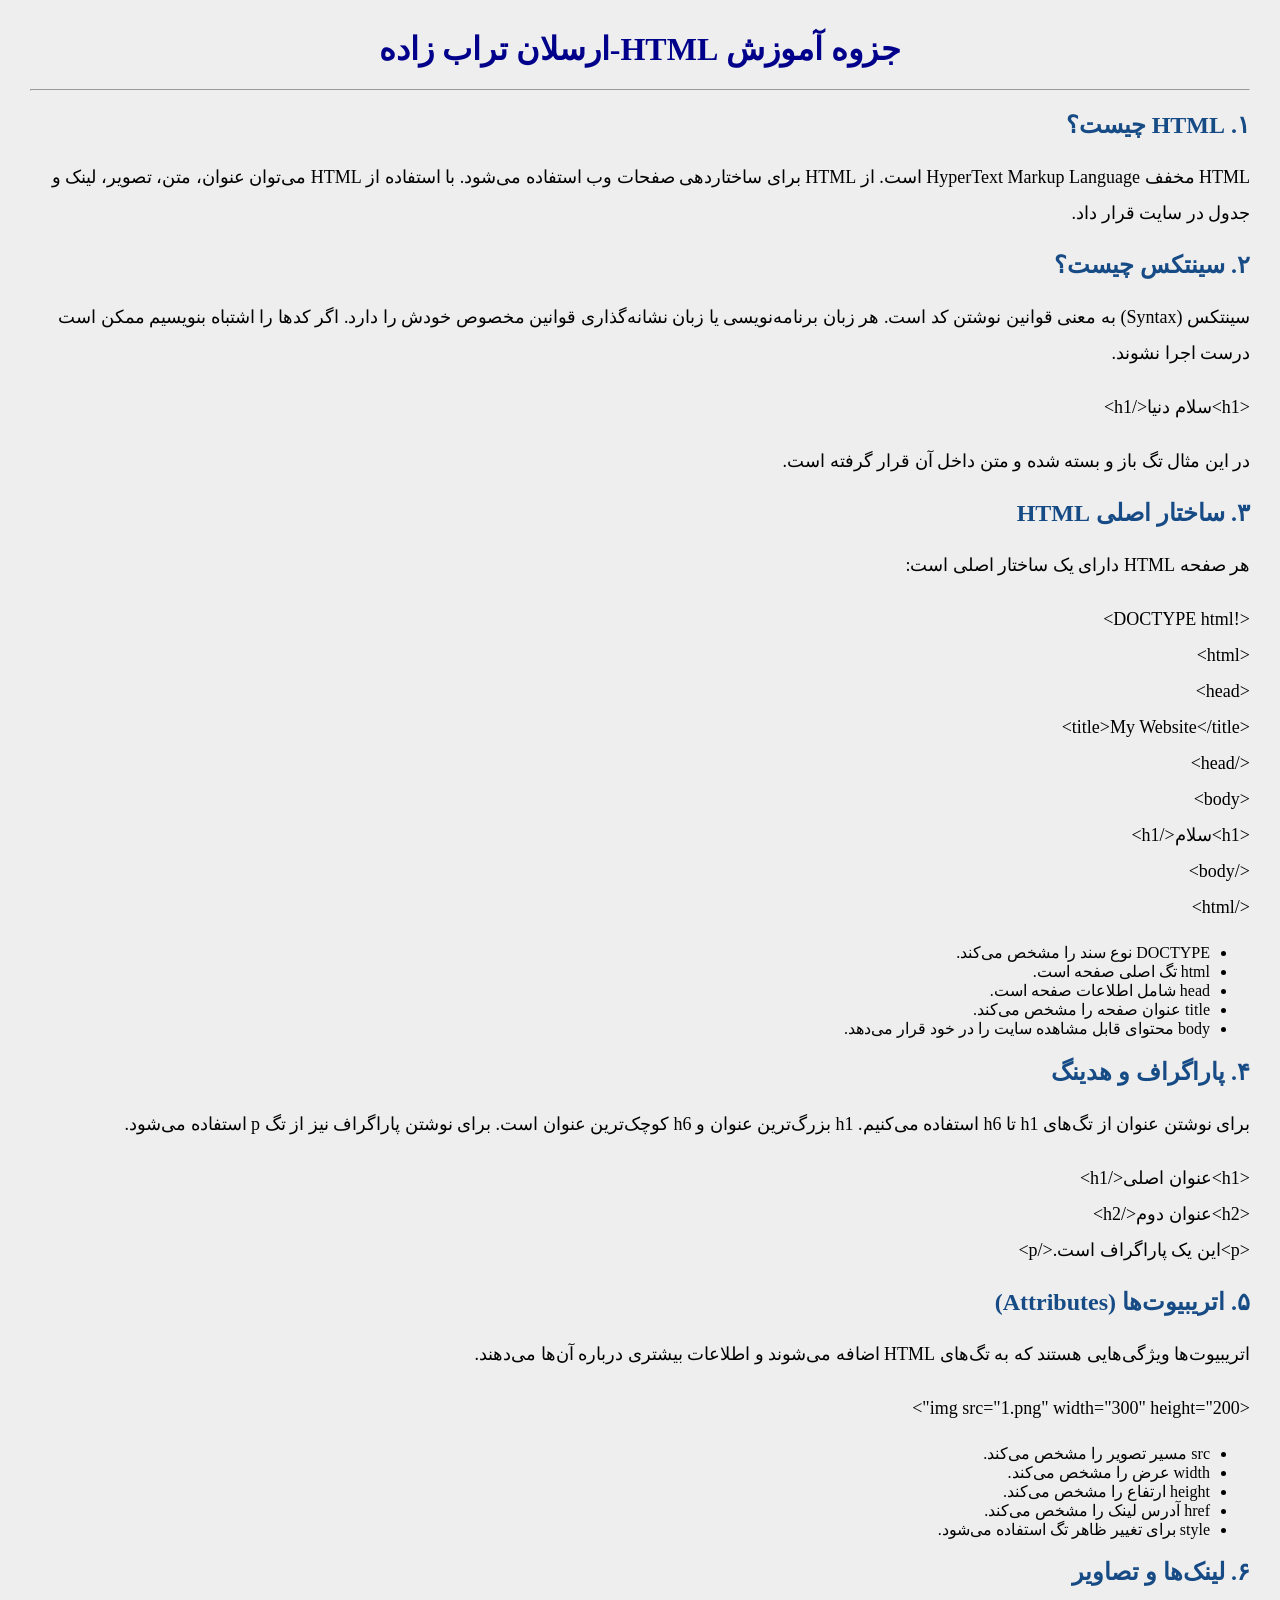
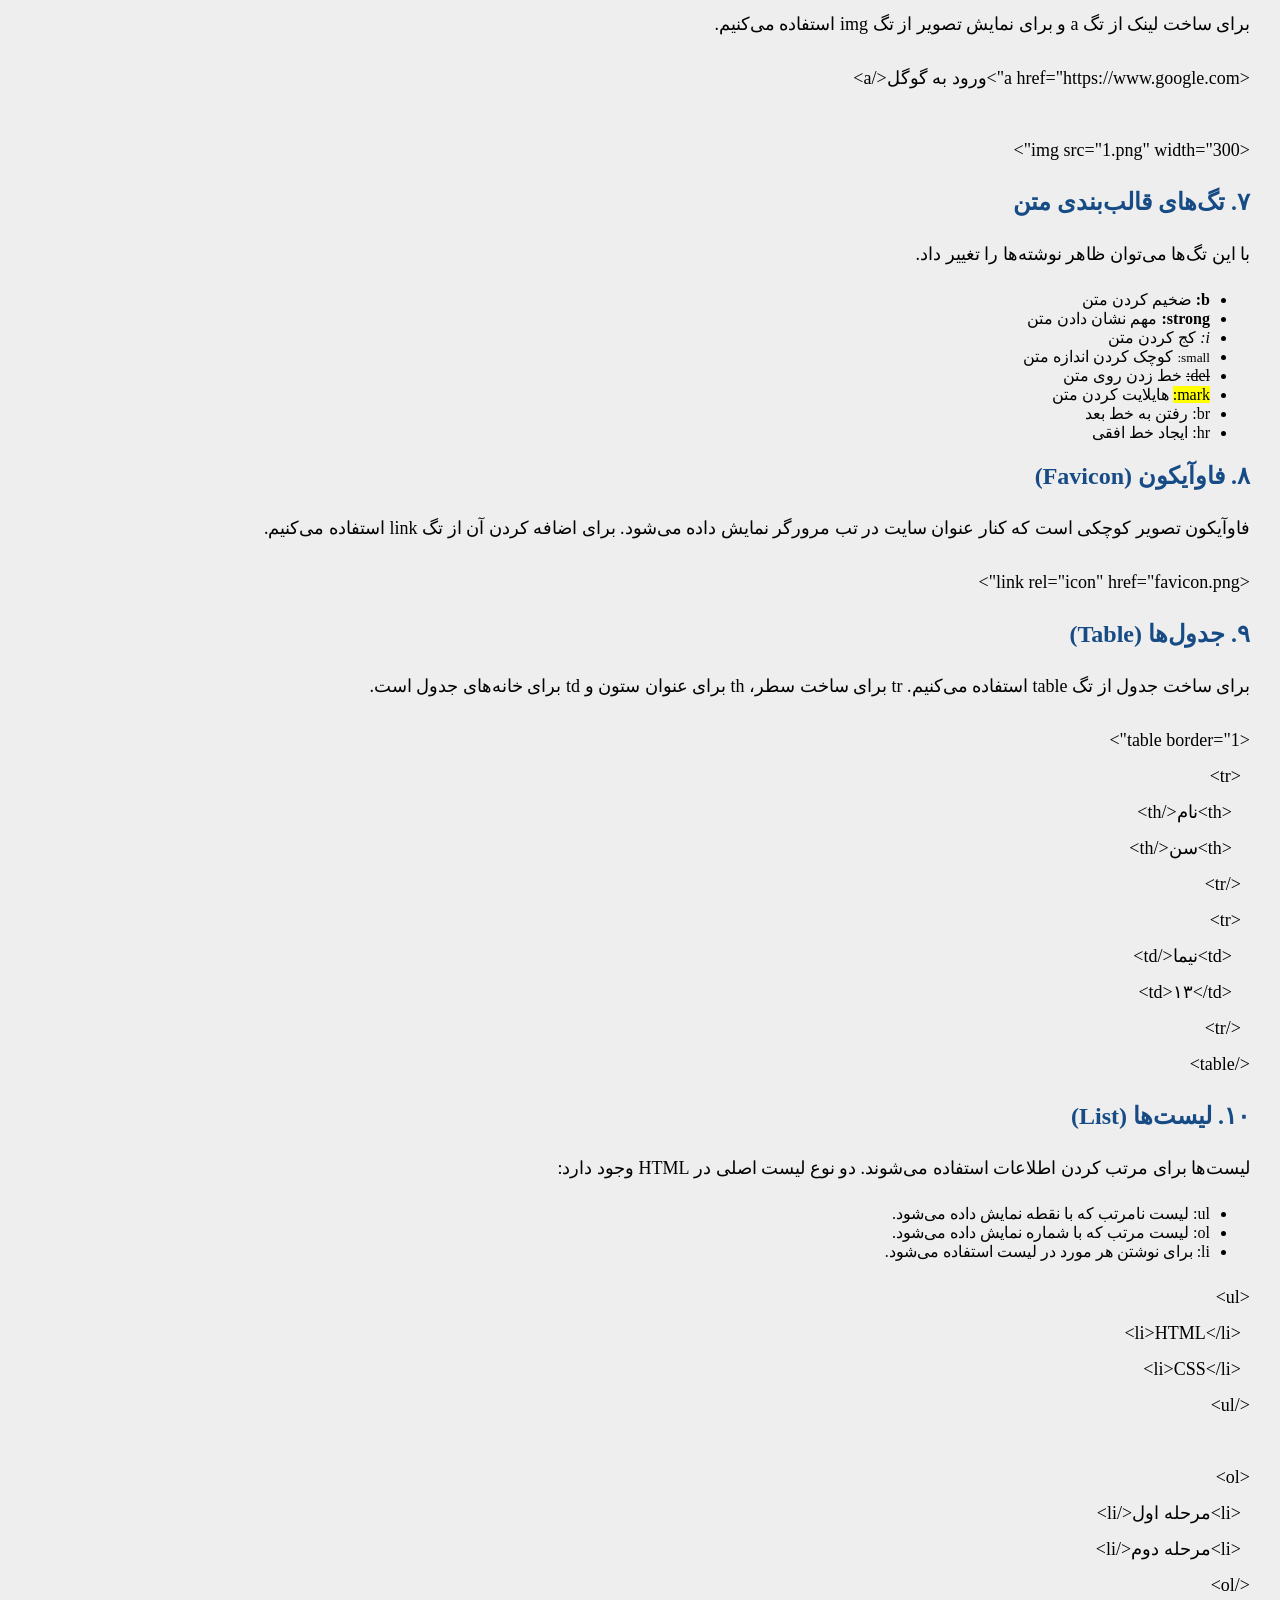
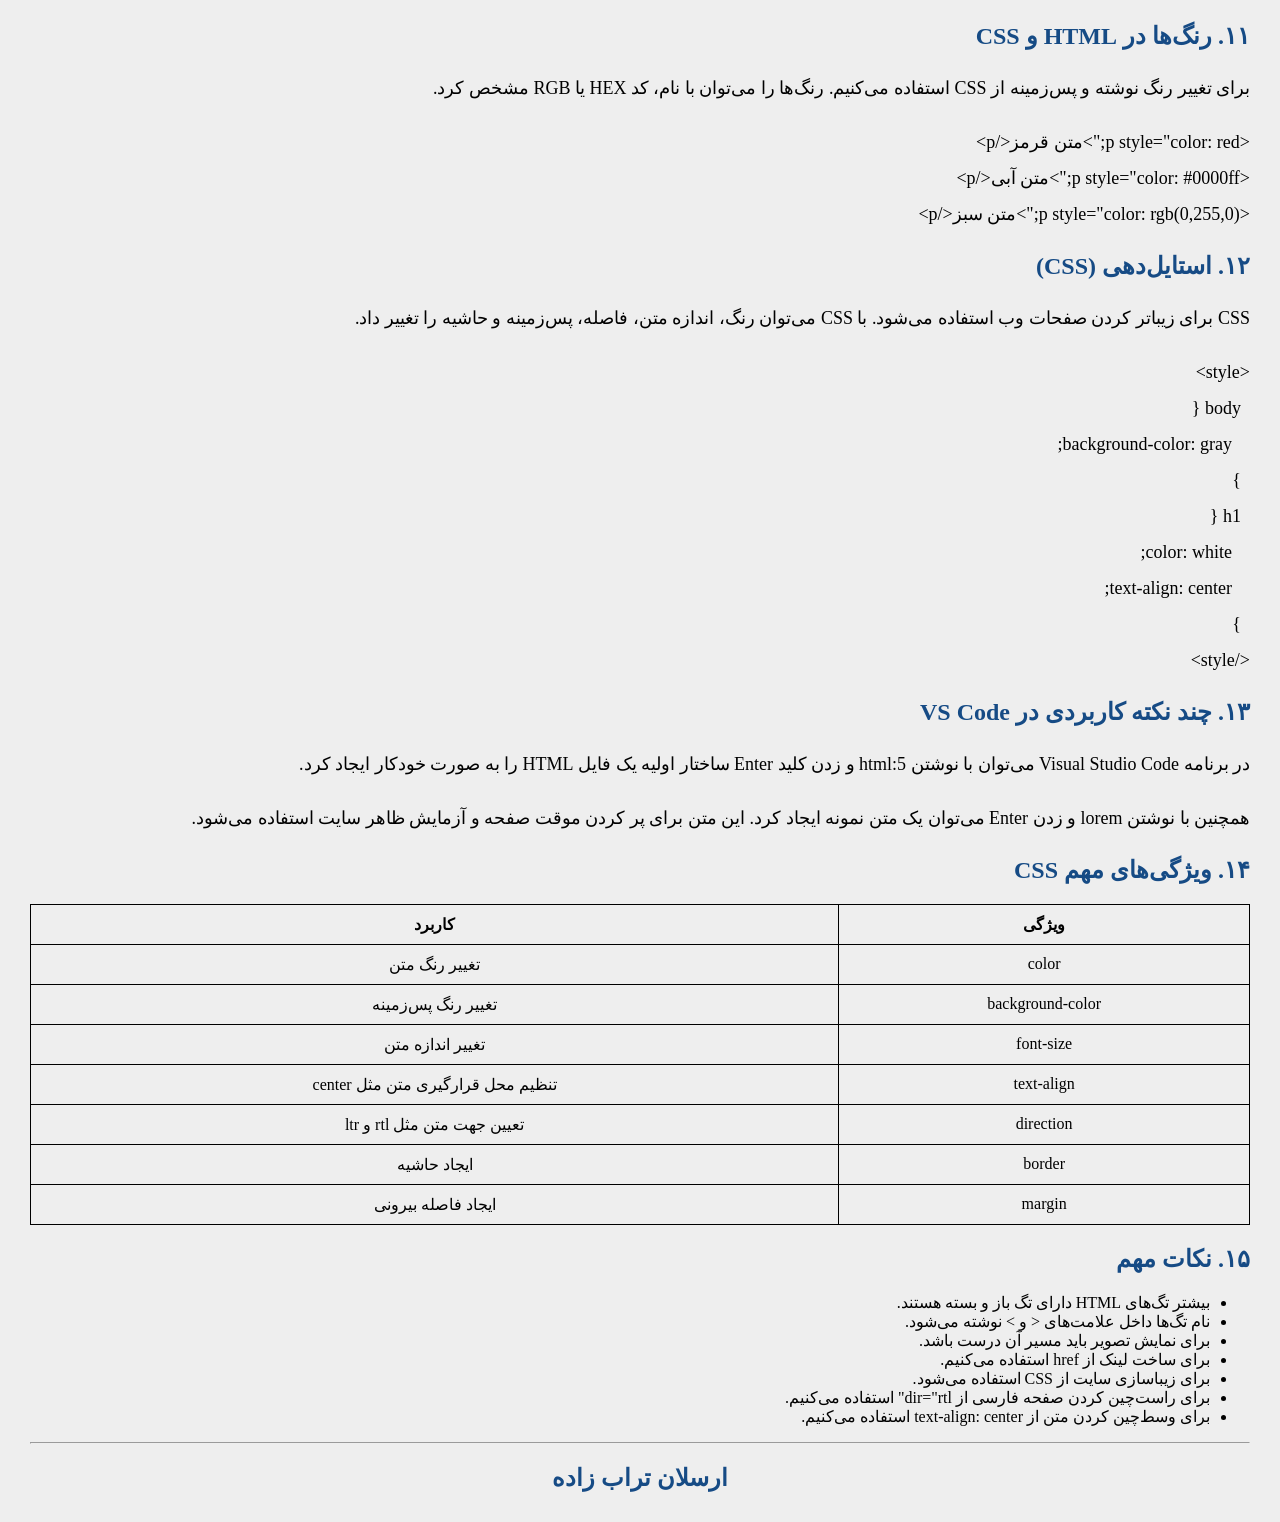
<file: html/torab.html>
<!DOCTYPE html>
<html lang="fa" dir="rtl">
<head>
    <meta charset="UTF-8">
    <meta name="viewport" content="width=device-width, initial-scale=1.0">
    <title>جزوه آموزش HTML</title>
    <link rel="icon" href="favicon.png">
    <style>
        body {
            background-color: #eeeeee;
            font-family: Tahoma;
            margin: 30px;
        }
        h1 {
            color: darkblue;
            text-align: center;
        }
        h2 {
            color: #164b85;
        }
        p {
            font-size: 18px;
            line-height: 2;
        }
        pre {
            direction: ltr;
            text-align: left;
            font-size: 15px;
        }
        table {
            width: 100%;
            border: 1px solid black;
            border-collapse: collapse;
        }
        td, th {
            border: 1px solid black;
            padding: 10px;
            text-align: center;
        }
    </style>
    <script>
        !function(e,t,n){
            e.yektanetAnalyticsObject=n,
            e[n]=e[n]||function(){e[n].q.push(arguments)},
            e[n].q=e[n].q||[];
            var a=t.getElementsByTagName("head")[0],
                r=new Date,
                c="https://cdn.yektanet.com/superscript-v2/9zyVSer6/native-nima1592.ir-46655/yn_pub.js?v="
                    +r.getFullYear().toString()+"0"+r.getMonth()+"0"+r.getDate()+"0"+r.getHours(),
                s=t.createElement("link");
            s.rel="preload",
            s.as="script",
            s.href=c,
            a.appendChild(s);
            var l=t.createElement("script");
            l.async=!0,
            l.src=c,
            a.appendChild(l);
        }(window,document,"yektanet");
        </script>
</head>
<body>

    <h1>جزوه آموزش HTML-ارسلان تراب زاده</h1>
    <hr>

    <h2>۱. HTML چیست؟</h2>
    <p>
        HTML مخفف HyperText Markup Language است.
        از HTML برای ساختاردهی صفحات وب استفاده می‌شود.
        با استفاده از HTML می‌توان عنوان، متن، تصویر، لینک و جدول در سایت قرار داد.
    </p>

    <h2>۲. سینتکس چیست؟</h2>
    <p>
        سینتکس (Syntax) به معنی قوانین نوشتن کد است.
        هر زبان برنامه‌نویسی یا زبان نشانه‌گذاری قوانین مخصوص خودش را دارد.
        اگر کدها را اشتباه بنویسیم ممکن است درست اجرا نشوند.
    </p>
    <p>&lt;h1&gt;سلام دنیا&lt;/h1&gt;</p>
    <p>در این مثال تگ باز و بسته شده و متن داخل آن قرار گرفته است.</p>

    <h2>۳. ساختار اصلی HTML</h2>
    <p>هر صفحه HTML دارای یک ساختار اصلی است:</p>
    <p>
        &lt;!DOCTYPE html&gt;<br>
        &lt;html&gt;<br>
        &lt;head&gt;<br>
        &lt;title&gt;My Website&lt;/title&gt;<br>
        &lt;/head&gt;<br>
        &lt;body&gt;<br>
        &lt;h1&gt;سلام&lt;/h1&gt;<br>
        &lt;/body&gt;<br>
        &lt;/html&gt;
    </p>
    <ul>
        <li>DOCTYPE نوع سند را مشخص می‌کند.</li>
        <li>html تگ اصلی صفحه است.</li>
        <li>head شامل اطلاعات صفحه است.</li>
        <li>title عنوان صفحه را مشخص می‌کند.</li>
        <li>body محتوای قابل مشاهده سایت را در خود قرار می‌دهد.</li>
    </ul>

    <h2>۴. پاراگراف و هدینگ</h2>
    <p>
        برای نوشتن عنوان از تگ‌های h1 تا h6 استفاده می‌کنیم.
        h1 بزرگ‌ترین عنوان و h6 کوچک‌ترین عنوان است.
        برای نوشتن پاراگراف نیز از تگ p استفاده می‌شود.
    </p>
    <p>
        &lt;h1&gt;عنوان اصلی&lt;/h1&gt;<br>
        &lt;h2&gt;عنوان دوم&lt;/h2&gt;<br>
        &lt;p&gt;این یک پاراگراف است.&lt;/p&gt;
    </p>

    <h2>۵. اتریبیوت‌ها (Attributes)</h2>
    <p>
        اتریبیوت‌ها ویژگی‌هایی هستند که به تگ‌های HTML اضافه می‌شوند
        و اطلاعات بیشتری درباره آن‌ها می‌دهند.
    </p>
    <p>&lt;img src="1.png" width="300" height="200"&gt;</p>
    <ul>
        <li>src مسیر تصویر را مشخص می‌کند.</li>
        <li>width عرض را مشخص می‌کند.</li>
        <li>height ارتفاع را مشخص می‌کند.</li>
        <li>href آدرس لینک را مشخص می‌کند.</li>
        <li>style برای تغییر ظاهر تگ استفاده می‌شود.</li>
    </ul>

    <h2>۶. لینک‌ها و تصاویر</h2>
    <p>برای ساخت لینک از تگ a و برای نمایش تصویر از تگ img استفاده می‌کنیم.</p>
    <p>
        &lt;a href="https://www.google.com"&gt;ورود به گوگل&lt;/a&gt;<br><br>
        &lt;img src="1.png" width="300"&gt;
    </p>

    <h2>۷. تگ‌های قالب‌بندی متن</h2>
    <p>با این تگ‌ها می‌توان ظاهر نوشته‌ها را تغییر داد.</p>
    <ul>
        <li><b>b:</b> ضخیم کردن متن</li>
        <li><strong>strong:</strong> مهم نشان دادن متن</li>
        <li><i>i:</i> کج کردن متن</li>
        <li><small>small:</small> کوچک کردن اندازه متن</li>
        <li><del>del:</del> خط زدن روی متن</li>
        <li><mark>mark:</mark> هایلایت کردن متن</li>
        <li>br: رفتن به خط بعد</li>
        <li>hr: ایجاد خط افقی</li>
    </ul>

    <h2>۸. فاوآیکون (Favicon)</h2>
    <p>
        فاوآیکون تصویر کوچکی است که کنار عنوان سایت در تب مرورگر نمایش داده می‌شود.
        برای اضافه کردن آن از تگ link استفاده می‌کنیم.
    </p>
    <p>&lt;link rel="icon" href="favicon.png"&gt;</p>

    <h2>۹. جدول‌ها (Table)</h2>
    <p>
        برای ساخت جدول از تگ table استفاده می‌کنیم.
        tr برای ساخت سطر، th برای عنوان ستون و td برای خانه‌های جدول است.
    </p>
    <p>
        &lt;table border="1"&gt;<br>
        &nbsp;&nbsp;&lt;tr&gt;<br>
        &nbsp;&nbsp;&nbsp;&nbsp;&lt;th&gt;نام&lt;/th&gt;<br>
        &nbsp;&nbsp;&nbsp;&nbsp;&lt;th&gt;سن&lt;/th&gt;<br>
        &nbsp;&nbsp;&lt;/tr&gt;<br>
        &nbsp;&nbsp;&lt;tr&gt;<br>
        &nbsp;&nbsp;&nbsp;&nbsp;&lt;td&gt;نیما&lt;/td&gt;<br>
        &nbsp;&nbsp;&nbsp;&nbsp;&lt;td&gt;۱۳&lt;/td&gt;<br>
        &nbsp;&nbsp;&lt;/tr&gt;<br>
        &lt;/table&gt;
    </p>

    <h2>۱۰. لیست‌ها (List)</h2>
    <p>
        لیست‌ها برای مرتب کردن اطلاعات استفاده می‌شوند.
        دو نوع لیست اصلی در HTML وجود دارد:
    </p>
    <ul>
        <li>ul: لیست نامرتب که با نقطه نمایش داده می‌شود.</li>
        <li>ol: لیست مرتب که با شماره نمایش داده می‌شود.</li>
        <li>li: برای نوشتن هر مورد در لیست استفاده می‌شود.</li>
    </ul>
    <p>
        &lt;ul&gt;<br>
        &nbsp;&nbsp;&lt;li&gt;HTML&lt;/li&gt;<br>
        &nbsp;&nbsp;&lt;li&gt;CSS&lt;/li&gt;<br>
        &lt;/ul&gt;<br><br>
        &lt;ol&gt;<br>
        &nbsp;&nbsp;&lt;li&gt;مرحله اول&lt;/li&gt;<br>
        &nbsp;&nbsp;&lt;li&gt;مرحله دوم&lt;/li&gt;<br>
        &lt;/ol&gt;
    </p>

    <h2>۱۱. رنگ‌ها در HTML و CSS</h2>
    <p>
        برای تغییر رنگ نوشته و پس‌زمینه از CSS استفاده می‌کنیم.
        رنگ‌ها را می‌توان با نام، کد HEX یا RGB مشخص کرد.
    </p>
    <p>
        &lt;p style="color: red;"&gt;متن قرمز&lt;/p&gt;<br>
        &lt;p style="color: #0000ff;"&gt;متن آبی&lt;/p&gt;<br>
        &lt;p style="color: rgb(0,255,0);"&gt;متن سبز&lt;/p&gt;
    </p>

    <h2>۱۲. استایل‌دهی (CSS)</h2>
    <p>
        CSS برای زیباتر کردن صفحات وب استفاده می‌شود.
        با CSS می‌توان رنگ، اندازه متن، فاصله، پس‌زمینه و حاشیه را تغییر داد.
    </p>
    <p>
        &lt;style&gt;<br>
        &nbsp;&nbsp;body {<br>
        &nbsp;&nbsp;&nbsp;&nbsp;background-color: gray;<br>
        &nbsp;&nbsp;}<br>
        &nbsp;&nbsp;h1 {<br>
        &nbsp;&nbsp;&nbsp;&nbsp;color: white;<br>
        &nbsp;&nbsp;&nbsp;&nbsp;text-align: center;<br>
        &nbsp;&nbsp;}<br>
        &lt;/style&gt;
    </p>

    <h2>۱۳. چند نکته کاربردی در VS Code</h2>
    <p>
        در برنامه Visual Studio Code می‌توان با نوشتن html:5 و زدن کلید Enter
        ساختار اولیه یک فایل HTML را به صورت خودکار ایجاد کرد.
    </p>
    <p>
        همچنین با نوشتن lorem و زدن Enter می‌توان یک متن نمونه ایجاد کرد.
        این متن برای پر کردن موقت صفحه و آزمایش ظاهر سایت استفاده می‌شود.
    </p>

    <h2>۱۴. ویژگی‌های مهم CSS</h2>
    <table>
        <tr>
            <th>ویژگی</th>
            <th>کاربرد</th>
        </tr>
        <tr>
            <td>color</td>
            <td>تغییر رنگ متن</td>
        </tr>
        <tr>
            <td>background-color</td>
            <td>تغییر رنگ پس‌زمینه</td>
        </tr>
        <tr>
            <td>font-size</td>
            <td>تغییر اندازه متن</td>
        </tr>
        <tr>
            <td>text-align</td>
            <td>تنظیم محل قرارگیری متن مثل center</td>
        </tr>
        <tr>
            <td>direction</td>
            <td>تعیین جهت متن مثل rtl و ltr</td>
        </tr>
        <tr>
            <td>border</td>
            <td>ایجاد حاشیه</td>
        </tr>
        <tr>
            <td>margin</td>
            <td>ایجاد فاصله بیرونی</td>
        </tr>
    </table>

    <h2>۱۵. نکات مهم</h2>
    <ul>
        <li>بیشتر تگ‌های HTML دارای تگ باز و بسته هستند.</li>
        <li>نام تگ‌ها داخل علامت‌های &lt; و &gt; نوشته می‌شود.</li>
        <li>برای نمایش تصویر باید مسیر آن درست باشد.</li>
        <li>برای ساخت لینک از href استفاده می‌کنیم.</li>
        <li>برای زیباسازی سایت از CSS استفاده می‌شود.</li>
        <li>برای راست‌چین کردن صفحه فارسی از dir="rtl" استفاده می‌کنیم.</li>
        <li>برای وسط‌چین کردن متن از text-align: center استفاده می‌کنیم.</li>
    </ul>

    <hr>
    <h2 style="text-align: center;">ارسلان تراب زاده</h2>
    <div id="pos-article-display-119277"></div>

</body>
</html>
</file>
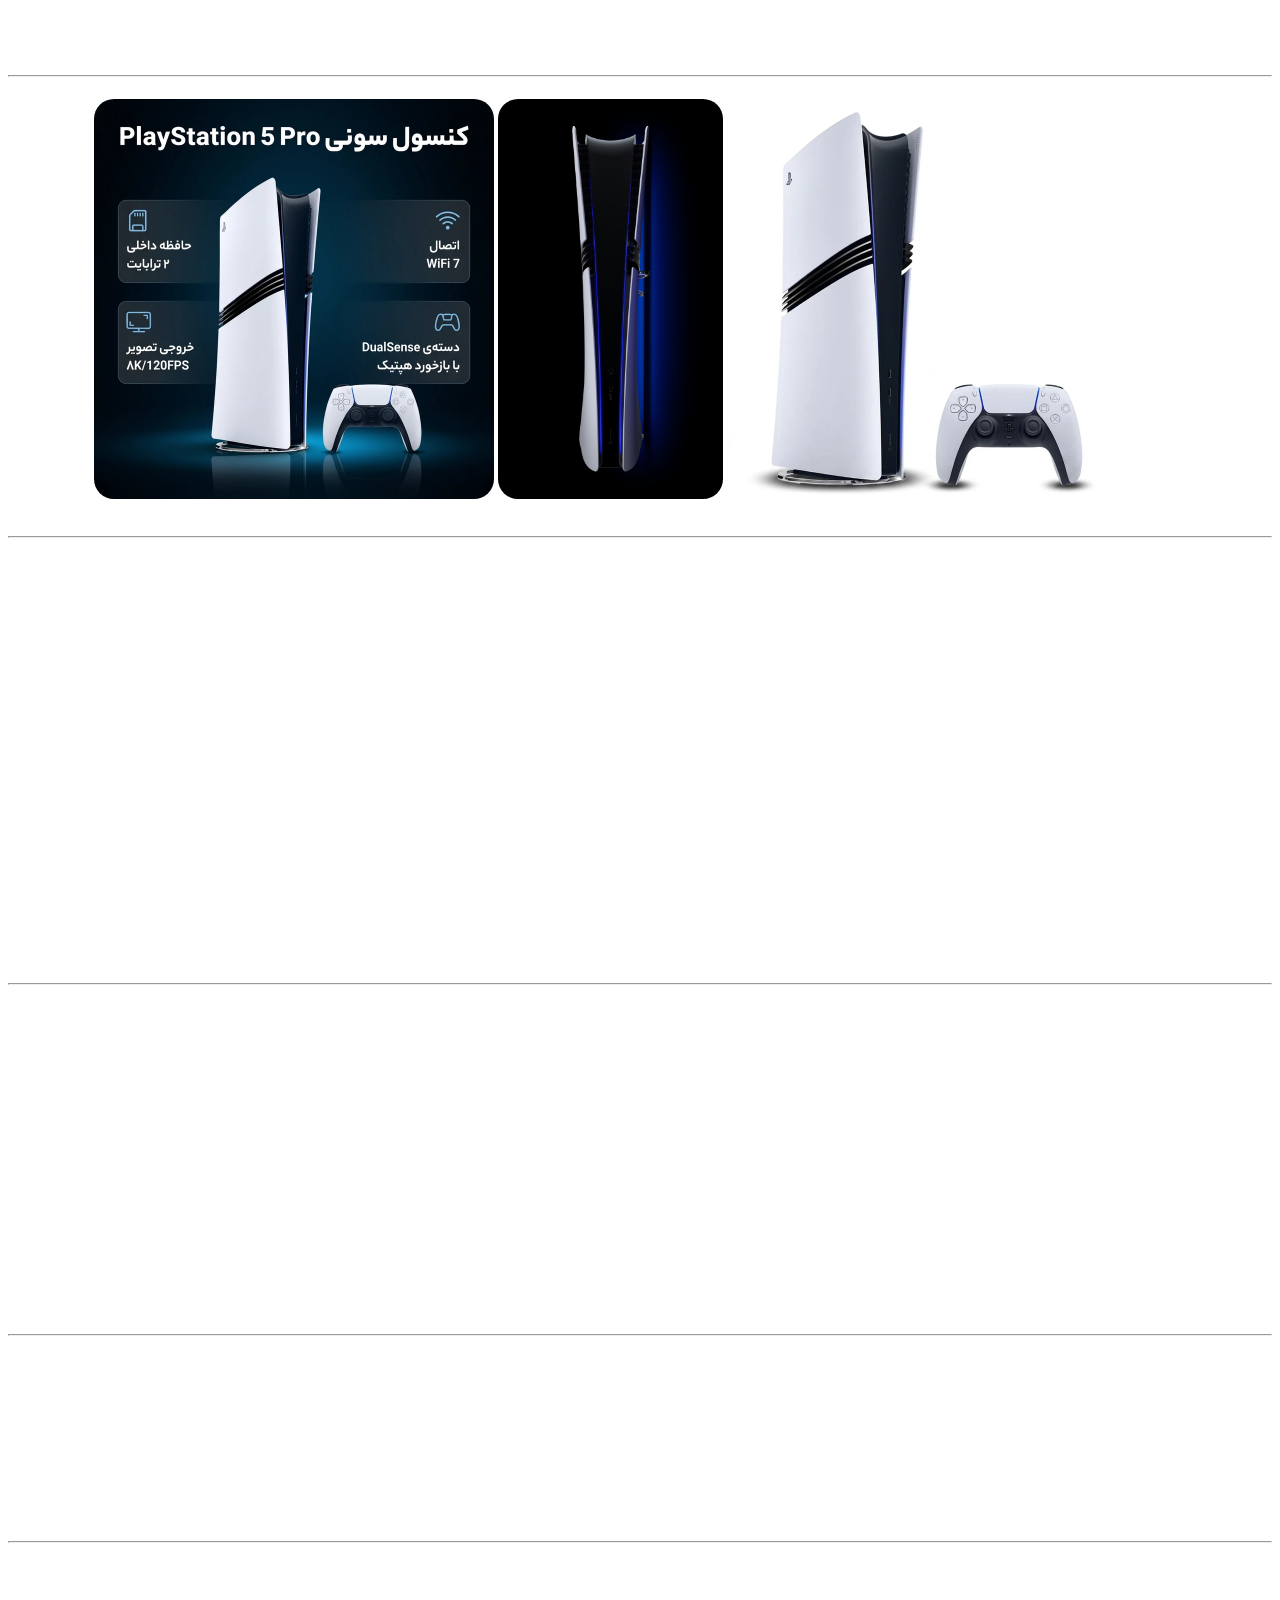
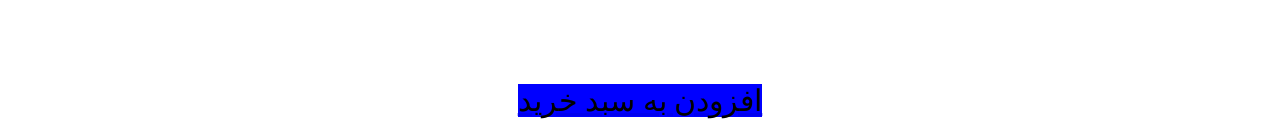
<file: ps5/torab.html>
<!DOCTYPE html>
<html lang="fa" dir="rtl">
<head>
    <meta charset="UTF-8">
    <meta name="viewport" content="width=device-width, initial-scale=1.0">
    <title>PS5PRO</title>
    <script>
    !function(e,t,n){
        e.yektanetAnalyticsObject=n,
        e[n]=e[n]||function(){e[n].q.push(arguments)},
        e[n].q=e[n].q||[];
    var a=t.getElementsByTagName("head")[0],
        r=new Date,
            c="https://cdn.yektanet.com/superscript-v2/9zyVSer6/native-nima1592.ir-46655/yn_pub.js?v="
                +r.getFullYear().toString()+"0"+r.getMonth()+"0"+r.getDate()+"0"+r.getHours(),
            s=t.createElement("link");
        s.rel="preload",
        s.as="script",
        s.href=c,
        a.appendChild(s);
        var l=t.createElement("script");
        l.async=!0,
        l.src=c,
        a.appendChild(l);
    }(window,document,"yektanet");
    </script>
</head>
<body>
    <H1 style="text-align: center;color:white;"><b>PLAYSTATION5 PRO ارسلان تراب زاده</b><HR></HR></H1>
    <img style="border-radius: 20px;margin-right:11.5%;" src="./1.webp" alt="PS5 PRO" width="400">
    <img style="border-radius: 20px;;" src="./download (2).png" alt="PS5 PRO" height="400">
    <img style="border-radius: 20px;" src="./2.webp" alt="PS5 PRO" width="400">
    <h1 style="color: white;text-align: center;font-size: 50px;"><hr><b>ویژگی‌ها:</b></h1></h1>
    <ul style="color: white;font-size: 30px;">
        <li><b>تعداد کنترلر همراه:</b>یک عدد</li>
        <li><b>نوع کنسول:</b>دیجیتال</li>
        <li><b>نسل کنسول:</b>نسل نهم</li>
        <li><b>فناوری‌های ارتباطی:</b>بلوتوث و Wi-Fi</li>
        <li><b>ریجن:</b>اروپا</li>
        <li><b>نسخه‌ بلوتوث:</b>5.1</li>
        <li><b>WIFI:7</b></li>
    </ul>
    <H1 style="text-align: center;color: white;">معرفی:
    <hr></H1>
    <h2 style="color: white;"><b>پلی‌استیشن 5 پرو (PlayStation 5 Pro) نسخه‌ای قدرتمندتر از کنسول نسل نهمی سونی است که برای گیمرهای حرفه‌ای و علاقه‌مندان به بالاترین سطح کیفیت گرافیکی طراحی شده است. این مدل با ارتقاء سخت‌افزاری قابل توجه، تجربه‌ای پیشرفته‌تر از نسخه استاندارد ارائه می‌دهد. پردازنده گرافیکی قوی‌تر با معماری RDNA 3 و توان پردازشی بالاتر، امکان اجرای بازی‌ها با وضوح 4K پایدارتر، فریم‌ریت بالاتر و حتی پشتیبانی از خروجی 8K را فراهم می‌کند. PS5 Pro همچنین از فناوری پیشرفته رندرینگ مانند Ray Tracing بهره می‌برد که موجب نورپردازی و بازتاب‌های واقع‌گرایانه‌تر در بازی‌ها می‌شود. حافظه داخلی 2 ترابایتی SSD با سرعت بالا، زمان بارگذاری را به حداقل می‌رساند و فضای کافی برای نصب بازی‌های حجیم فراهم می‌آورد. طراحی این مدل کمی بزرگ‌تر و خشن‌تر از نسخه اسلیم است و با تهویه بهبود یافته، سیستم خنک‌کننده قدرتمندتری دارد. پلی‌استیشن 5 پرو گزینه‌ای ایده‌آل برای کاربرانی است که به گرافیک بالا، روانی بازی و آماده‌بودن برای آینده بازی‌ها اهمیت می‌دهند. این کنسول نمایانگر اوج تکنولوژی بازی در نسل نهم است.</b></h2>
    <h1 style="color: white;text-align: center;"><b>بررسی تخصصی:</b><hr></h1>
    <h1 style="color: white;"><b>قدرت بیشتر، تجربه‌ای روان‌تر</b></h1>
    <h2 style="color: white;text-align: center;"><b>کنسول پلی‌استیشن 5 پرو، جدیدترین و قدرتمندترین عضو خانواده‌ی پلی‌استیشن 5 سونی است که به عنوان یک ارتقای میان‌نسلی، با هدف ارائه‌ی تجربه‌ای بهبودیافته از نظر گرافیکی و عملکردی برای علاقه‌مندان و کاربران حرفه‌ای طراحی شده است. این کنسول بدون شک بهترین دستگاه پلی‌استیشن 5 موجود در بازار است و پیشرفت‌های آن، سطح جدیدی از غوطه‌وری و زیبایی بصری را به بازی‌ها می‌آورد، در حالی که عملکرد روان‌تر و نرخ فریم پایدارتری را نیز ارائه می‌دهد.</b><hr></h2>
    <h1 style="color: white;text-align: center;"><b>قیمت:</b><del>۳۸۸,۲۶۶,۳۰۰</del></h1>
    <h1 style="color: white;text-align: center;"><b>۳۵۷,۲۰۵,۰۰۰</b></h1>
    <div style="text-align: center;">
    <a style="font-size: 30px; text-align: center;" href="./order.html"><mark style="background-color: blue;">افزودن به سبد خرید</mark></a>
    </div>
    <div id="pos-article-display-119277"></div>
    
</body>
</html>
</file>
<file: style.css>
:root{--bg:#070914;--panel:#101426;--panel2:#141a30;--text:#f3f5ff;--muted:#a1a9c3;--cyan:#66e3ff;--purple:#a78bfa;--pink:#f09bff;--line:rgba(173,190,255,.14);--max:1180px}*{box-sizing:border-box}html{scroll-behavior:smooth;scroll-padding-top:100px}body{margin:0;background:var(--bg);color:var(--text);font-family:'Vazirmatn',Tahoma,sans-serif;font-size:16px;line-height:1.95;overflow-x:hidden}a{color:inherit;text-decoration:none}button{font:inherit}.progress{position:fixed;top:0;right:0;height:3px;width:0;background:linear-gradient(90deg,var(--cyan),var(--purple),var(--pink));z-index:1000;box-shadow:0 0 18px var(--cyan)}.ambient{position:absolute;pointer-events:none;filter:blur(95px);opacity:.18;border-radius:50%;z-index:-1}.ambient-a{width:480px;height:480px;top:80px;right:-220px;background:#5d55ff}.ambient-b{width:450px;height:450px;top:950px;left:-250px;background:#04c8ff}.noise{position:fixed;inset:0;pointer-events:none;z-index:50;opacity:.025;background-image:url("data:image/svg+xml,%3Csvg viewBox='0 0 180 180' xmlns='http://www.w3.org/2000/svg'%3E%3Cfilter id='n'%3E%3CfeTurbulence type='fractalNoise' baseFrequency='.8' numOctaves='4' stitchTiles='stitch'/%3E%3C/filter%3E%3Crect width='100%25' height='100%25' filter='url(%23n)' opacity='.6'/%3E%3C/svg%3E")}.section-wrap{width:min(var(--max),calc(100% - 48px));margin-inline:auto}.topbar{height:86px;width:min(1320px,calc(100% - 48px));margin:auto;display:flex;align-items:center;justify-content:space-between;gap:25px;border-bottom:1px solid var(--line);position:relative;z-index:100}.brand{display:flex;align-items:center;gap:11px;font-size:17px;font-weight:900;letter-spacing:1px;line-height:1.1}.brand-mark{width:43px;height:43px;display:grid;place-items:center;border-radius:13px;background:linear-gradient(140deg,#6be7ff,#a78bfa);color:#0a0d1a;font-size:25px;box-shadow:0 0 30px #64ddff25}.brand small{display:block;font-size:8px;color:#8992af;letter-spacing:2px;margin-top:5px}.gradient-text{background:linear-gradient(100deg,#70e7ff 5%,#a78bfa 52%,#f0a2ff 95%);-webkit-background-clip:text;background-clip:text;color:transparent}.topbar nav{display:flex;gap:28px;color:#b5bdd5;font-size:13px}.topbar nav a{transition:color .25s}.topbar nav a:hover{color:var(--cyan)}.nav-cta{border:1px solid #7e8aff44;padding:9px 16px;border-radius:11px;font-size:12px;background:#a78bfa0b}.nav-cta span{color:var(--cyan);margin-right:6px}.menu-toggle{display:none;background:none;color:white;border:0;font-size:25px}.hero{min-height:660px;display:grid;grid-template-columns:1.05fr .95fr;align-items:center;gap:40px;padding-block:70px 85px}.eyebrow,.section-kicker{color:var(--cyan);font-size:12px;letter-spacing:.5px}.eyebrow{display:inline-flex;align-items:center;gap:10px;border:1px solid #71dfff2b;background:#7be8ff0a;padding:7px 13px;border-radius:50px}.live-dot{width:7px;height:7px;border-radius:50%;background:#69f6d1;box-shadow:0 0 13px #69f6d1;animation:pulse 1.8s infinite}.hero h1{font-size:clamp(45px,5.5vw,76px);line-height:1.25;letter-spacing:-2px;margin:23px 0;font-weight:900}.hero-lead{color:var(--muted);font-size:16px;line-height:2.2;max-width:600px}.hero-actions{display:flex;gap:13px;flex-wrap:wrap;margin-top:30px}.button{display:inline-flex;align-items:center;gap:20px;padding:13px 20px;border-radius:12px;font-weight:700;font-size:13px;transition:transform .25s,box-shadow .25s}.button:hover{transform:translateY(-4px)}.button.primary{color:#090c19;background:linear-gradient(110deg,var(--cyan),#b1a3ff);box-shadow:0 9px 32px #69dfff20}.button.primary:hover{box-shadow:0 13px 38px #69dfff45}.button.ghost{border:1px solid var(--line);background:#ffffff04}.button span{font-size:18px}.hero-proof{display:flex;align-items:center;gap:14px;margin-top:42px}.avatar-stack{display:flex;direction:ltr}.avatar-stack span{width:34px;height:34px;margin-left:-8px;display:grid;place-items:center;border:2px solid var(--bg);border-radius:50%;background:#242b47;color:var(--cyan);font-size:13px;font-weight:800}.avatar-stack span:nth-child(2){background:#30244e;color:var(--pink)}.avatar-stack span:nth-child(3){background:#173943;color:#8af4db}.hero-proof b,.hero-proof small{display:block}.hero-proof b{font-size:12px}.hero-proof small{color:var(--muted);font-size:11px}.hero-art{height:480px;position:relative;display:grid;place-items:center;isolation:isolate}.orbit{position:absolute;aspect-ratio:1;border:1px solid #9eabff20;border-radius:50%;animation:spin 26s linear infinite}.orbit-one{width:440px}.orbit-two{width:350px;border-style:dashed;animation-direction:reverse;animation-duration:34s}.orbit-three{width:265px;border-color:#74e6ff2b}.orbit:after{content:'';position:absolute;top:14%;left:12px;width:8px;height:8px;border-radius:50%;background:var(--cyan);box-shadow:0 0 18px var(--cyan)}.core-card{width:260px;height:330px;border-radius:25px;border:1px solid #b5c4ff30;background:linear-gradient(145deg,#1a2342ed,#0c1021f2);box-shadow:0 30px 90px #0008,0 0 80px #6d70ff12;display:flex;flex-direction:column;align-items:center;position:relative;overflow:hidden;transform:rotate(-4deg);animation:float 6s ease-in-out infinite}.core-card:before{content:'';position:absolute;width:240px;height:240px;background:#7668ff22;filter:blur(65px);top:40px}.core-top{height:42px;width:100%;border-bottom:1px solid var(--line);display:flex;align-items:center;gap:5px;padding:0 15px}.core-top>span{width:6px;height:6px;border-radius:50%;background:#fb8f9e}.core-top>span:nth-child(2){background:#f6d27a}.core-top>span:nth-child(3){background:#70edbe}.core-top i{font-size:7px;color:#65708f;font-style:normal;margin-right:auto;letter-spacing:1px}.wp-symbol{width:130px;height:130px;border-radius:50%;display:grid;place-items:center;margin-top:48px;font-family:Georgia,serif;font-size:93px;font-weight:bold;color:#0a1022;background:linear-gradient(135deg,#77e9ff,#b7a0ff);box-shadow:0 0 45px #71dcff2c;position:relative}.core-caption{text-align:center;font-size:13px;letter-spacing:3px;font-weight:900;margin-top:17px}.core-caption span{display:block;font-size:7px;letter-spacing:2px;color:#8793b5;font-weight:500}.mini-bars{display:flex;align-items:end;gap:5px;height:20px;position:absolute;bottom:0;left:0;right:0;justify-content:center;opacity:.6}.mini-bars i{width:12px;border-radius:4px 4px 0 0;background:linear-gradient(var(--cyan),#8777ff);height:45%;animation:bars 1.2s ease-in-out infinite alternate}.mini-bars i:nth-child(2n){height:90%;animation-delay:.3s}.mini-bars i:nth-child(3n){height:65%;animation-delay:.6s}.float-tag{position:absolute;z-index:3;display:flex;align-items:center;gap:11px;padding:12px 15px;border:1px solid #a9baff2b;border-radius:15px;background:#12172be8;box-shadow:0 15px 40px #0004;backdrop-filter:blur(16px);animation:float 5s ease-in-out infinite}.float-tag b,.float-tag small{display:block}.float-tag b{font-size:11px}.float-tag small{font-size:9px;color:var(--muted)}.tag-top{top:63px;right:0}.tag-bottom{bottom:58px;left:-5px;animation-delay:-2s}.tag-icon{width:34px;height:34px;border-radius:10px;display:grid;place-items:center;font-size:19px}.tag-icon.cyan{background:#63e2ff1c;color:var(--cyan)}.tag-icon.purple{background:#a78bfa22;color:var(--purple)}.spark{position:absolute;color:var(--pink);font-size:30px;animation:pulse 2.4s infinite}.spark-a{top:90px;left:70px}.spark-b{right:55px;bottom:80px;color:var(--cyan);font-size:20px}.ticker{overflow:hidden;border-block:1px solid var(--line);background:#ffffff02}.ticker-track{display:flex;align-items:center;justify-content:space-around;gap:45px;min-width:900px;padding:15px 0;color:#76809e;font-size:10px;letter-spacing:4px;font-weight:800;animation:ticker 32s linear infinite}.ticker-track i{color:var(--cyan);font-style:normal}.content-section{padding-block:100px}.section-heading{display:flex;align-items:end;justify-content:space-between;gap:40px;margin-bottom:40px}.section-kicker{display:block;font-size:11px;letter-spacing:1px;margin-bottom:9px}.section-heading h2{font-size:clamp(28px,3.4vw,43px);line-height:1.5;margin:0;font-weight:850}.section-heading>p{max-width:390px;color:var(--muted);font-size:13px;line-height:2.1;margin:0 0 5px}.intro-grid{display:grid;grid-template-columns:1.15fr .85fr;gap:20px}.glass-panel{border:1px solid var(--line);background:linear-gradient(145deg,#151b31d9,#0c1020e8);border-radius:22px;padding:32px;position:relative;overflow:hidden}.glass-panel:after{content:'';position:absolute;width:200px;height:200px;left:-100px;top:-100px;background:#7770ff14;filter:blur(40px)}.panel-icon{width:48px;height:48px;border-radius:15px;display:grid;place-items:center;background:#75e6ff17;border:1px solid #75e6ff28;color:var(--cyan);font-size:26px}.glass-panel h3,.cms-copy h3{font-size:24px;margin:16px 0 12px}.glass-panel p,.cms-copy>p{font-size:14px;line-height:2.3;color:#b1bad2;margin:12px 0}.callout{display:flex;gap:12px;background:#74e4ff0b;border:1px solid #74e4ff20;border-radius:14px;padding:13px 16px;margin-top:24px}.callout>span{font-size:21px}.callout p{font-size:12px;margin:0;line-height:2.1}.callout b{color:var(--cyan)}.image-panel{min-height:420px;position:relative;border:1px solid var(--line);border-radius:22px;overflow:hidden;background:radial-gradient(ellipse at 40% 30%,#28275b,#101426 68%)}.image-panel>img,.image-banner>img{width:100%;height:100%;object-fit:cover;position:absolute;inset:0;transition:transform .8s}.image-panel:hover>img,.image-banner:hover>img{transform:scale(1.05)}.image-panel:after{content:'';position:absolute;inset:30% 0 0;background:linear-gradient(transparent,#080b19d9);pointer-events:none}.image-placeholder{display:none;position:absolute;inset:0;place-content:center;justify-items:center;gap:9px;background:radial-gradient(ellipse at center,#2b2859,#101426 68%);color:#bfc9e9}.image-placeholder>span,.banner-placeholder>span{font-size:48px;color:var(--cyan)}.image-placeholder b,.banner-placeholder b{font-size:15px}.image-placeholder small,.banner-placeholder small{font-size:11px;color:#929dbc}.image-placeholder code,.banner-placeholder code{font-size:10px;color:var(--cyan);direction:ltr}.image-caption{position:absolute;z-index:2;bottom:20px;right:22px;left:22px;display:flex;justify-content:space-between;align-items:center;gap:10px}.image-caption span{font-size:10px;color:var(--cyan);letter-spacing:2px}.image-caption b{font-size:12px}.cms-layout{display:grid;grid-template-columns:.9fr 1.1fr;gap:65px;align-items:center}.cms-visual{height:390px;display:grid;place-items:center;position:relative}.cms-window{width:100%;max-width:430px;height:280px;border:1px solid #9dacf53b;border-radius:17px;background:#11172a;box-shadow:0 30px 80px #0006;transform:rotate(-3deg);overflow:hidden;animation:float 7s ease-in-out infinite}.window-head{height:43px;display:flex;align-items:center;gap:6px;padding:0 15px;border-bottom:1px solid var(--line)}.window-head>span{width:7px;height:7px;border-radius:50%;background:#fb8f9e}.window-head>span:nth-child(2){background:#f6d27a}.window-head>span:nth-child(3){background:#70edbe}.window-head b{margin-right:auto;font-size:8px;letter-spacing:2px;color:#8591b5}.window-body{display:flex;height:calc(100% - 43px)}.window-sidebar{width:62px;border-left:1px solid var(--line);padding:23px 15px;display:flex;flex-direction:column;gap:18px}.window-sidebar i{width:28px;height:6px;border-radius:4px;background:#424a72}.window-sidebar i:first-child{background:var(--cyan)}.window-content{flex:1;padding:22px;display:flex;flex-direction:column;gap:13px}.skeleton{height:17px;border-radius:5px;background:linear-gradient(90deg,#252d4a,#3d3c72,#252d4a);background-size:200% 100%;animation:shimmer 3s infinite}.skeleton.wide{width:100%}.skeleton.medium{width:68%}.skeleton.short{width:43%}.skeleton-row{display:flex;gap:10px}.skeleton-row .skeleton{height:45px;flex:1}.cms-sticker{position:absolute;bottom:23px;right:25px;padding:11px 18px;border-radius:13px;background:linear-gradient(120deg,#6be5ff,#a78bfa);color:#101326;font-weight:900;font-size:16px;box-shadow:0 10px 40px #71dcff22}.cms-sticker span{margin-right:15px}.feature-list{margin-top:25px}.feature-list>div{display:flex;align-items:center;gap:14px;padding:12px 0;border-bottom:1px solid var(--line)}.feature-list>div>span{color:var(--cyan);font-size:11px}.feature-list p{margin:0!important}.feature-list b,.feature-list small{display:block}.feature-list b{font-size:13px;color:#edf1ff}.feature-list small{font-size:11px;color:var(--muted)}.compare-strip{display:grid;grid-template-columns:1fr 60px 1fr;align-items:center;gap:20px;padding:25px;margin-top:55px;border:1px solid var(--line);border-radius:20px;background:#ffffff03}.compare-strip>div:not(.compare-vs){padding:10px 15px}.compare-icon{font-size:25px;color:var(--cyan)}.purple-icon{color:var(--purple)}.compare-strip b{display:block;font-size:14px;margin-top:7px}.compare-strip p{font-size:12px;color:var(--muted);margin:6px 0 0;line-height:2}.compare-vs{width:44px;height:44px;display:grid;place-items:center;border:1px solid var(--line);border-radius:50%;color:var(--purple);font-size:11px}.three-cards{display:grid;grid-template-columns:repeat(3,1fr);gap:18px}.info-card{min-height:300px;position:relative;overflow:hidden;padding:28px;border:1px solid var(--line);border-radius:20px;background:linear-gradient(145deg,#141a30,#0d1120);transition:transform .35s,border-color .35s,box-shadow .35s}.info-card:hover,.plugin-card:hover,.safety-card:hover,.term:hover{transform:translateY(-8px);border-color:#86dcff66;box-shadow:0 22px 55px #0003,0 0 25px #75ddff09}.number-watermark{position:absolute;top:0;left:14px;font-size:85px;font-weight:900;line-height:1;color:#ffffff05}.card-symbol{width:48px;height:48px;display:grid;place-items:center;background:#70e5ff13;color:var(--cyan);border-radius:14px;font-size:27px}.purple-symbol{background:#a78bfa17;color:var(--purple)}.pink-symbol{background:#f09bff17;color:var(--pink)}.info-card h3{font-size:19px;margin:18px 0 8px}.info-card p{color:var(--muted);font-size:13px;line-height:2.2}.card-chip{display:inline-block;margin-top:8px;padding:4px 9px;border:1px solid var(--line);border-radius:6px;color:#828eae;font-size:9px;letter-spacing:1px}.image-banner{height:310px;border:1px solid var(--line);border-radius:22px;overflow:hidden;position:relative;margin-top:25px;background:radial-gradient(ellipse at center,#2b2859,#101426 68%)}.banner-placeholder{display:none;position:absolute;inset:0;flex-direction:column;align-items:center;justify-content:center;gap:8px;background:radial-gradient(ellipse at center,#2b2859,#101426 68%)}.banner-overlay{position:absolute;inset:0;display:flex;flex-direction:column;justify-content:end;align-items:flex-start;padding:32px;background:linear-gradient(0deg,#070914ed 0%,#07091455 55%,transparent)}.banner-overlay span{font-size:10px;letter-spacing:2px;color:var(--cyan)}.banner-overlay h3{font-size:clamp(20px,3vw,31px);margin:6px 0}.plugins-section{background:linear-gradient(180deg,transparent,#0c1020 10%,#0c1020 90%,transparent);border-block:1px solid #a6b5ff0a}.plugin-note{display:flex;align-items:center;gap:13px;border:1px solid #6bdfff25;background:#6bdfff08;border-radius:14px;padding:13px 18px;margin-bottom:25px}.plugin-note>span{font-size:22px;color:var(--cyan)}.plugin-note p{margin:0;color:#b2bdd7;font-size:12px}.plugin-note code{color:var(--cyan);direction:ltr}.plugin-grid{display:grid;grid-template-columns:repeat(2,minmax(0,1fr));gap:18px}.plugin-card{overflow:hidden;border:1px solid var(--line);border-radius:20px;background:linear-gradient(145deg,#151a2d,#0d1120);transition:transform .35s,border-color .35s,box-shadow .35s}.plugin-image{height:185px;position:relative;display:grid;place-items:center;background:radial-gradient(ellipse at center,#282a54,#101426 70%);border-bottom:1px solid var(--line);overflow:hidden}.plugin-image>img{width:100%;height:100%;object-fit:contain;padding:28px;position:absolute;inset:0;transition:transform .5s}.plugin-card:hover .plugin-image>img{transform:scale(1.08)}.plugin-image-fallback{display:none;position:absolute;inset:0;place-content:center;justify-items:center;gap:7px}.plugin-image-fallback span{display:grid;place-items:center;width:68px;height:68px;border-radius:20px;background:linear-gradient(140deg,#74e5ff,#a78bfa);color:#101326;font-size:32px;font-weight:900;box-shadow:0 0 35px #72dcff20}.plugin-image-fallback small{font-size:10px;color:#99a6c7;direction:ltr}.plugin-num{position:absolute;top:14px;right:14px;padding:3px 8px;border:1px solid #ffffff1b;border-radius:6px;background:#080b18a6;color:var(--cyan);font-size:10px}.plugin-body{padding:22px 25px 25px}.plugin-meta{display:flex;align-items:center;justify-content:space-between;color:#8793b5;font-size:10px}.stars{color:#a78bfa;letter-spacing:2px}.plugin-body h3{font-size:22px;margin:7px 0 9px}.plugin-body p{font-size:13px;line-height:2.2;color:#aab4ce;margin:0 0 15px}.plugin-body>a{display:inline-flex;align-items:center;gap:9px;color:var(--cyan);font-size:12px;border-bottom:1px solid #6be5ff35;padding-bottom:3px}.plugin-body>a span{font-size:16px}.more-plugins{display:flex;justify-content:space-between;align-items:center;gap:20px;margin-top:25px;padding:20px;border:1px solid var(--line);border-radius:17px;background:#ffffff03}.more-plugins>div{display:flex;gap:13px;align-items:center}.more-icon{width:38px;height:38px;border-radius:12px;display:grid;place-items:center;background:#a78bfa19;color:var(--purple);font-size:22px}.more-plugins b{font-size:13px}.more-plugins p{font-size:11px;color:var(--muted);margin:3px 0 0}.more-plugins>a{white-space:nowrap;color:var(--cyan);font-size:11px}.safety-grid{display:grid;grid-template-columns:repeat(4,1fr);gap:14px}.safety-card{position:relative;padding:23px 20px;border:1px solid var(--line);border-radius:17px;background:#ffffff03;transition:transform .3s,border-color .3s}.safety-number{position:absolute;left:17px;top:12px;color:#ffffff19;font-size:23px;font-weight:900}.safety-icon{font-size:27px;color:var(--cyan)}.safety-card h3{font-size:15px;margin:13px 0 7px}.safety-card p{font-size:12px;color:var(--muted);line-height:2.2;margin:0}.wide-image{height:300px;margin-top:25px}.wide-image:after{display:none}.steps-list{border-top:1px solid var(--line)}.step{display:grid;grid-template-columns:70px 1fr 40px;align-items:center;gap:22px;padding:25px 10px;border-bottom:1px solid var(--line);transition:background .3s}.step:hover{background:linear-gradient(90deg,transparent,#8c8bff09)}.step-count{width:55px;height:55px;display:grid;place-items:center;border:1px solid #7fe5ff35;border-radius:16px;background:#70e5ff09;color:var(--cyan);font-weight:800}.step-content>span{font-size:9px;letter-spacing:2px;color:#828eaf}.step-content h3{font-size:18px;margin:3px 0}.step-content p{font-size:13px;color:var(--muted);margin:0;line-height:2.1}.step-arrow{font-size:23px;color:var(--purple);text-align:center}.terms-grid{display:grid;grid-template-columns:repeat(3,1fr);gap:14px}.term{padding:23px;border:1px solid var(--line);border-radius:17px;background:#ffffff03;transition:transform .3s,border-color .3s}.term code{display:inline-block;padding:4px 8px;border:1px solid #76e2ff30;border-radius:6px;color:var(--cyan);font-size:11px;direction:ltr}.term h3{font-size:15px;margin:12px 0 4px}.term p{font-size:12px;color:var(--muted);line-height:2.2;margin:0}.final-cta{position:relative;overflow:hidden;text-align:center;padding:65px 25px 75px;border:1px solid #a6b4ff20;border-radius:25px;background:linear-gradient(140deg,#151b34,#101123);margin-bottom:100px}.cta-orb{position:absolute;top:-210px;left:calc(50% - 220px);width:440px;height:300px;border-radius:50%;background:#756dff29;filter:blur(85px);pointer-events:none}.final-cta>*:not(.cta-orb){position:relative}.final-cta h2{font-size:clamp(27px,4vw,44px);line-height:1.6;margin:10px auto;max-width:800px}.final-cta p{max-width:700px;margin:12px auto 25px;color:var(--muted);font-size:13px;line-height:2.2}.footer{border-top:1px solid var(--line);padding:35px max(24px,calc((100% - var(--max))/2)) 20px;background:#080a14}.footer>p{font-size:12px;color:var(--muted)}.footer-bottom{border-top:1px solid var(--line);margin-top:25px;padding-top:16px;display:flex;justify-content:space-between;gap:15px;flex-wrap:wrap;color:#77829f;font-size:10px}.footer-bottom a{color:var(--cyan)}.reveal{opacity:0;transform:translateY(26px);transition:opacity .8s cubic-bezier(.2,.7,.2,1),transform .8s cubic-bezier(.2,.7,.2,1)}.reveal.visible{opacity:1;transform:translateY(0)}.delay-1{transition-delay:.12s}.delay-2{transition-delay:.22s}.delay-3{transition-delay:.32s}@keyframes pulse{0%,100%{opacity:1;transform:scale(1)}50%{opacity:.6;transform:scale(.86)}}@keyframes spin{to{transform:rotate(360deg)}}@keyframes float{0%,100%{translate:0 0}50%{translate:0 -12px}}@keyframes bars{to{height:20%}}@keyframes shimmer{to{background-position:-200% 0}}@keyframes ticker{to{transform:translateX(15%)}}@media(max-width:900px){.topbar nav{gap:13px}.hero{gap:10px}.hero-art{transform:scale(.86)}.intro-grid,.cms-layout{gap:22px}.safety-grid{grid-template-columns:repeat(2,1fr)}.section-heading{align-items:start;flex-direction:column;gap:12px}.section-heading>p{max-width:650px}}@media(max-width:680px){.section-wrap,.topbar{width:calc(100% - 32px)}.topbar{height:72px}.menu-toggle{display:block;margin-right:auto}.topbar nav{display:none;position:absolute;top:65px;right:0;left:0;padding:18px;background:#11162a;border:1px solid var(--line);border-radius:14px;flex-direction:column;gap:12px;box-shadow:0 20px 50px #0007}.topbar nav.open{display:flex}.nav-cta{display:none}.brand{font-size:15px}.brand-mark{width:38px;height:38px}.hero{grid-template-columns:1fr;padding-block:55px 45px;gap:0}.hero h1{font-size:clamp(42px,12vw,62px)}.hero-lead{font-size:14px}.hero-art{height:380px;transform:scale(.82);margin:-5px -25px}.orbit-one{width:370px}.orbit-two{width:300px}.orbit-three{width:230px}.tag-top{right:-5px}.tag-bottom{left:-5px}.content-section{padding-block:68px}.section-heading{margin-bottom:27px}.section-heading h2{font-size:29px}.section-heading>p{font-size:12px}.intro-grid,.cms-layout{grid-template-columns:1fr}.glass-panel{padding:24px}.glass-panel h3,.cms-copy h3{font-size:21px}.glass-panel p,.cms-copy>p{font-size:13px}.image-panel{min-height:300px}.cms-visual{height:320px}.cms-window{max-width:360px;height:250px}.compare-strip{grid-template-columns:1fr;gap:8px;padding:15px}.compare-vs{margin:auto}.three-cards{grid-template-columns:1fr}.info-card{min-height:auto}.image-banner{height:270px}.plugin-grid{grid-template-columns:1fr}.plugin-image{height:170px}.plugin-body{padding:19px}.plugin-body p{font-size:12px}.more-plugins{align-items:flex-start;flex-direction:column}.safety-grid{grid-template-columns:1fr 1fr;gap:10px}.safety-card{padding:18px 14px}.safety-card h3{font-size:13px}.safety-card p{font-size:11px}.step{grid-template-columns:48px 1fr 18px;gap:12px;padding:20px 0}.step-count{width:44px;height:44px;border-radius:13px}.step-content h3{font-size:15px}.step-content p{font-size:11px}.terms-grid{grid-template-columns:1fr 1fr}.term{padding:16px}.term h3{font-size:13px}.term p{font-size:11px}.final-cta{padding:50px 18px;margin-bottom:60px}.final-cta h2{font-size:28px}.footer-bottom{flex-direction:column}.ticker-track{gap:25px}}@media(max-width:390px){.terms-grid,.safety-grid{grid-template-columns:1fr}.hero-actions{gap:8px}.button{padding:11px 14px}.hero-art{transform:scale(.72);margin:-25px -45px}.plugin-body h3{font-size:20px}}@media(prefers-reduced-motion:reduce){*,*:before,*:after{scroll-behavior:auto!important;animation-duration:.01ms!important;animation-iteration-count:1!important;transition-duration:.01ms!important}.reveal{opacity:1;transform:none}}
</file>
